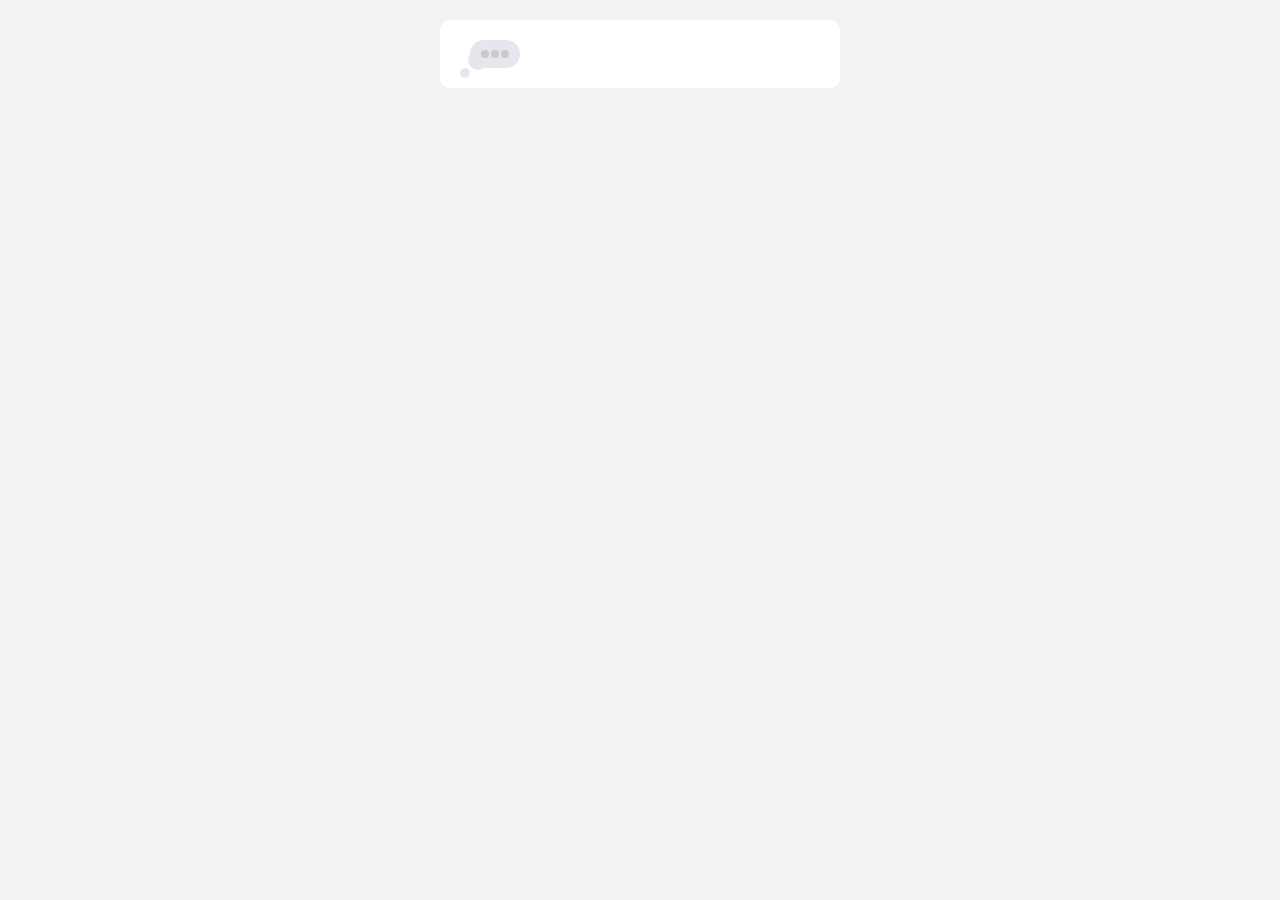
<file: ttt/conversational-flow-chat/index.html>
<!doctype html>
<html class="no-js" lang="">

<head>
  <meta charset="utf-8">
  <title>Chat Flow</title>
  <meta name="description" content="">
  <meta name="viewport" content="width=device-width, initial-scale=1">

  <link rel="manifest" href="site.webmanifest">
  <link rel="stylesheet" href="src/flowchat.css">

  <style>
    .container {
      font-family: 'Open Sans', sans-serif;
      max-width: 100%;
      height: 100%;
      overflow: hidden;
      margin: auto;
      margin-top: 20px;
      background-color: #fff;
      box-sizing: border-box;
    }

    @media (min-width: 600px) {
      body {
        background: #f2f2f2;
      }

      .container {
        background-color: #fff;
        border-radius: 10px;
        width: 400px;
      }
    }
  </style>
</head>

<body>
  <!--[if IE]>
    <p class="browserupgrade">You are using an <strong>outdated</strong> browser. Please <a href="https://browsehappy.com/">upgrade your browser</a> to improve your experience and security.</p>
  <![endif]-->

  <!-- Add your site or application content here -->

  <div class="container" id="flowchat"></div>

  <script src="https://code.jquery.com/jquery-3.4.1.min.js"></script>
  <script src="src/flowchat.js"></script>
  <script>
    $(function() {

      // Also try "demo-data/simple-data.json"

      $.getJSON( "demo-data/simple-data.json", function( dataJSON ) {
        $('#flowchat').flowchat({
          dataJSON: dataJSON,
          autoStart: true
        });
      });
    });
  </script>

</body>

</html>
</file>
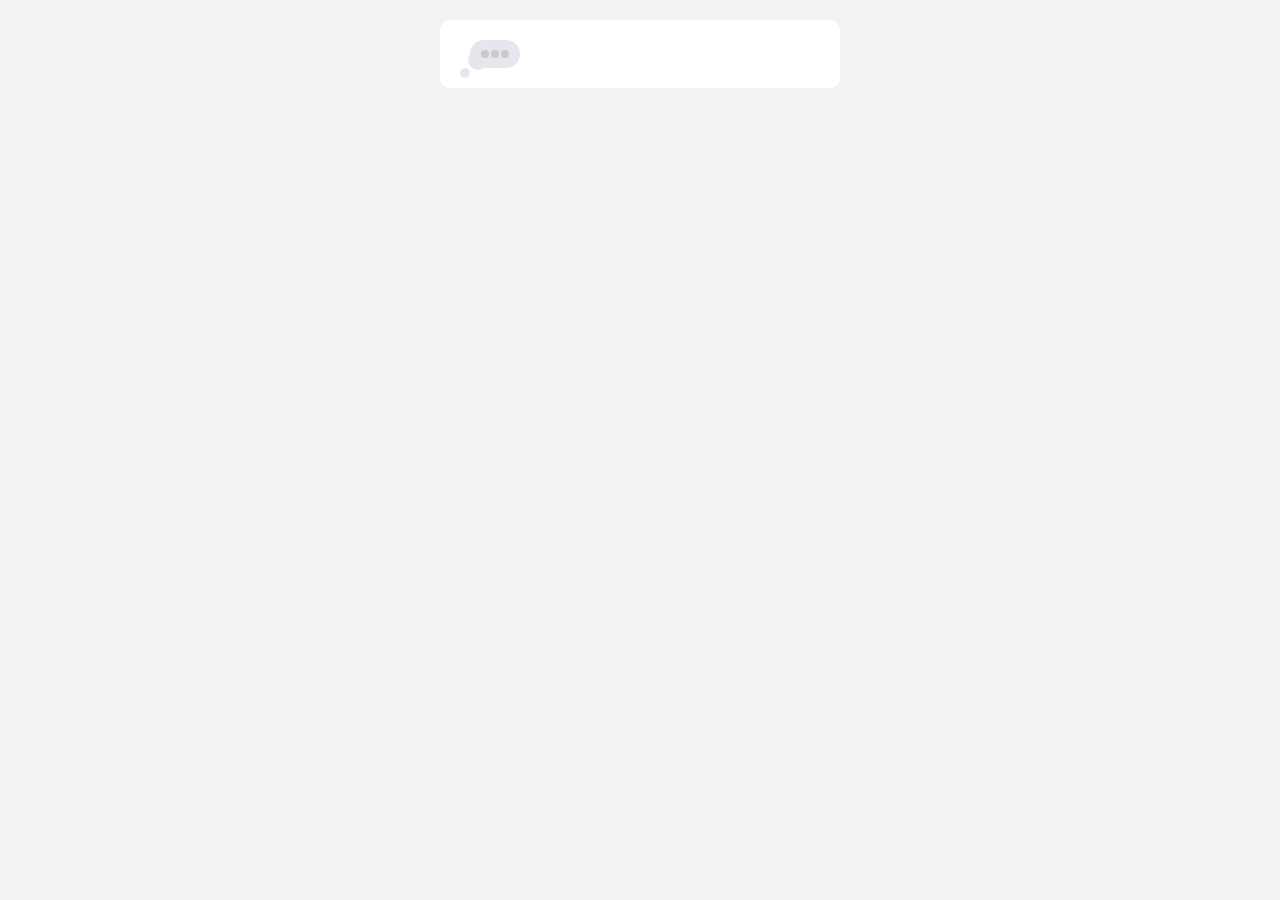
<file: chat.html>
<!doctype html>
<html class="no-js" lang="">

<head>
  <meta charset="utf-8">
  <title>Chat Flow</title>
  <meta name="description" content="">
  <meta name="viewport" content="width=device-width, initial-scale=1">

  <link rel="manifest" href="site.webmanifest">
  <link rel="stylesheet" href="css/flowchat.css">
  <link rel="stylesheet" href="https://cdnjs.cloudflare.com/ajax/libs/font-awesome/4.7.0/css/font-awesome.min.css">


  <style>
    .container {
      font-family: 'Open Sans', sans-serif;
      max-width: 100%;
      height: 100%;
      overflow: hidden;
      margin: auto;
      margin-top: 20px;
      background-color: #fff;
      box-sizing: border-box;
    }

    @media (min-width: 600px) {
      body {
        background: #f2f2f2;
      }

      .container {
        background-color: #fff;
        border-radius: 10px;
        width: 400px;
      }
    }
  </style>
</head>

<body>
  <!--[if IE]>
    <p class="browserupgrade">You are using an <strong>outdated</strong> browser. Please <a href="https://browsehappy.com/">upgrade your browser</a> to improve your experience and security.</p>
  <![endif]-->

  <!-- Add your site or application content here -->

  <div class="container" id="flowchat"></div>

  <script src="https://code.jquery.com/jquery-3.4.1.min.js"></script>
  <script type = "text/javascript"  src="./js/flowchat.js"></script>
  <script>
    $(function() {

      // Also try "demo-data/simple-data.json"

      $.getJSON( "/utils/data/chatflow-data.json", function( dataJSON ) {
        $('#flowchat').flowchat({
          dataJSON: dataJSON,
          autoStart: true
        });
      });
    });
  </script>

</body>

</html>
</file>
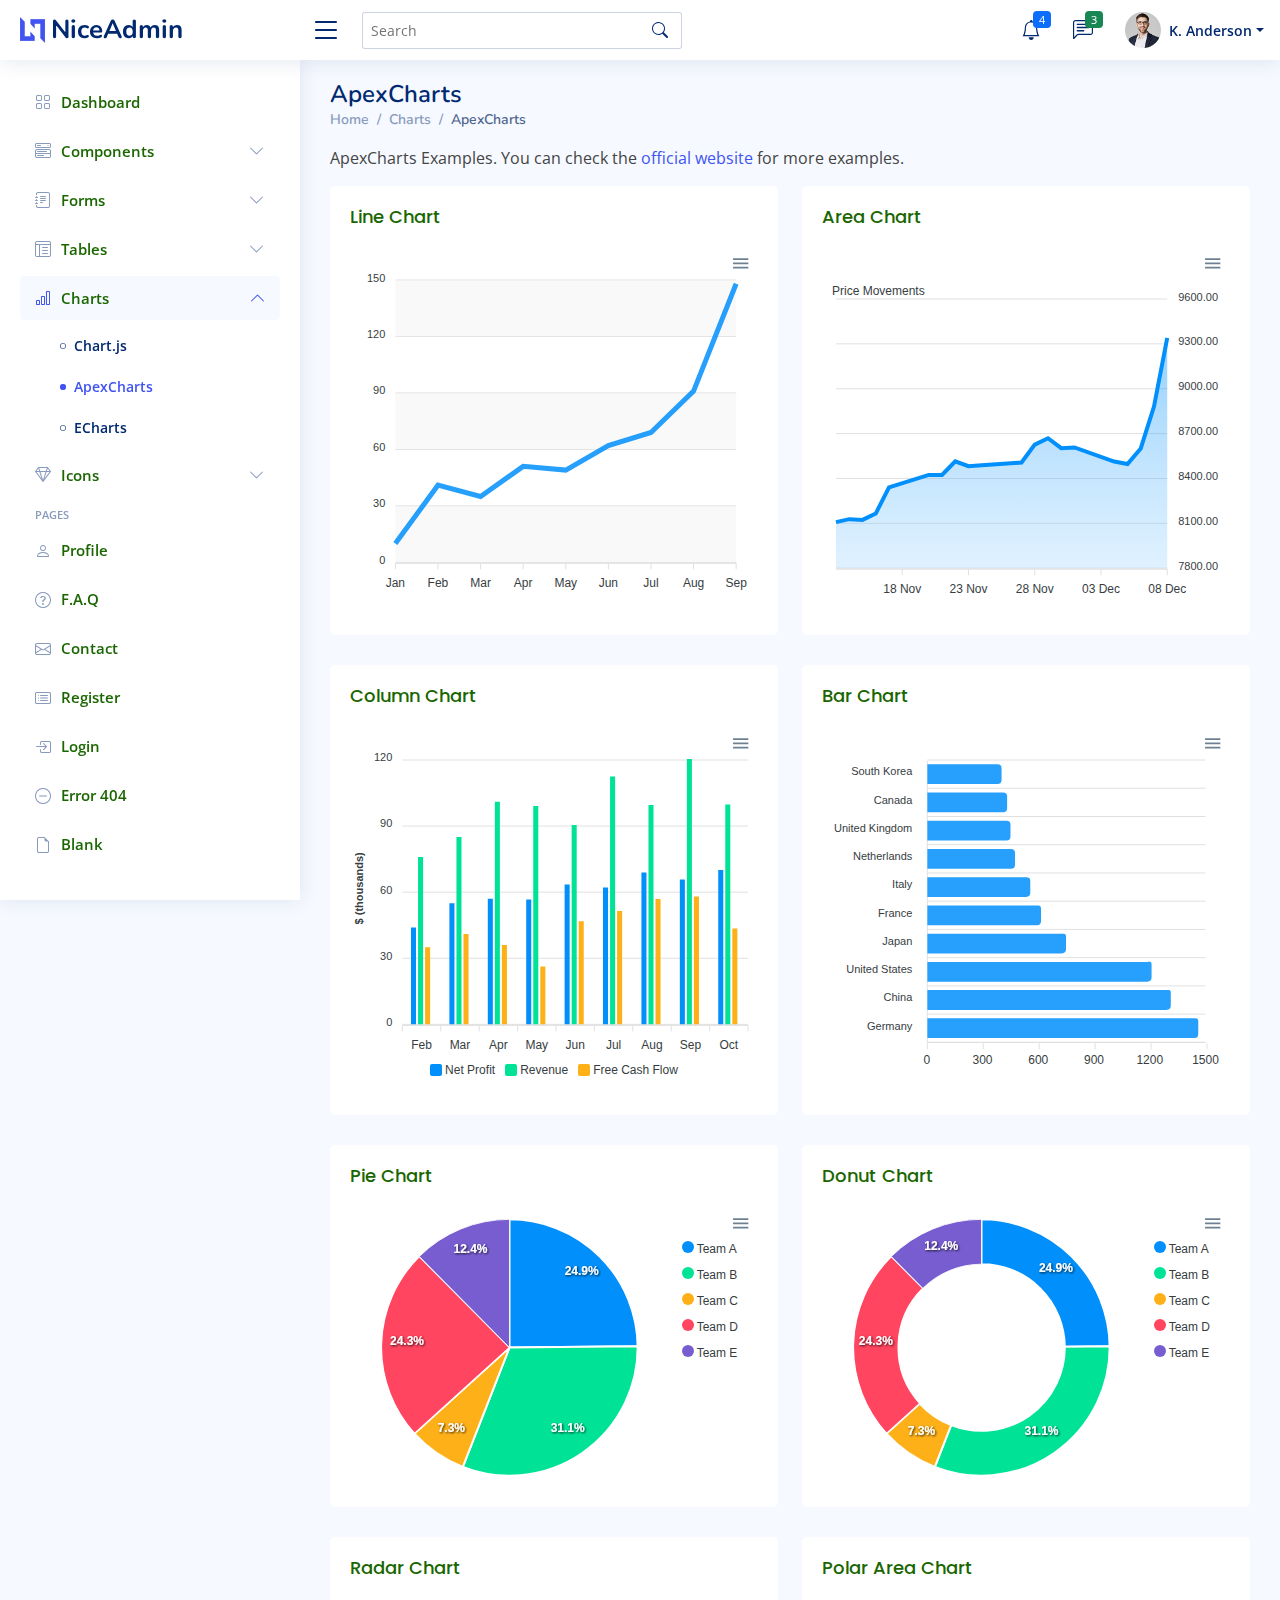
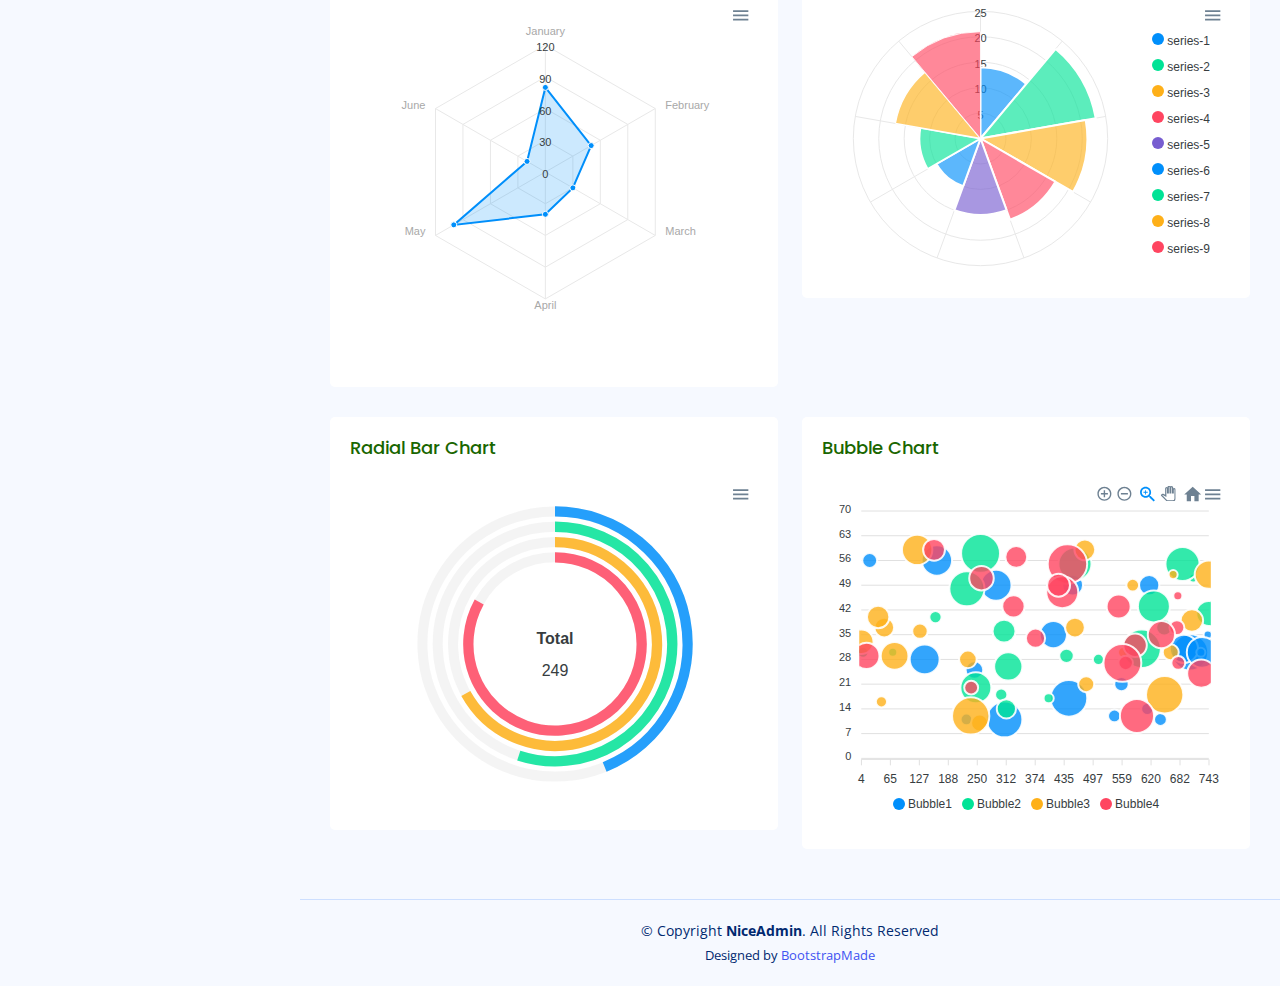
<file: OLD/archive/charts-apexcharts.html>
<!DOCTYPE html>
<html lang="en">

<head>
  <meta charset="utf-8">
  <meta content="width=device-width, initial-scale=1.0" name="viewport">

  <title>Charts / ApexCharts - NiceAdmin Bootstrap Template</title>
  <meta content="" name="description">
  <meta content="" name="keywords">

  <!-- Favicons -->
  <link href="assets/img/favicon.png" rel="icon">
  <link href="assets/img/apple-touch-icon.png" rel="apple-touch-icon">

  <!-- Google Fonts -->
  <link href="https://fonts.gstatic.com" rel="preconnect">
  <link href="https://fonts.googleapis.com/css?family=Open+Sans:300,300i,400,400i,600,600i,700,700i|Nunito:300,300i,400,400i,600,600i,700,700i|Poppins:300,300i,400,400i,500,500i,600,600i,700,700i" rel="stylesheet">

  <!-- Vendor CSS Files -->
  <link href="assets/vendor/bootstrap/css/bootstrap.min.css" rel="stylesheet">
  <link href="assets/vendor/bootstrap-icons/bootstrap-icons.css" rel="stylesheet">
  <link href="assets/vendor/boxicons/css/boxicons.min.css" rel="stylesheet">
  <link href="assets/vendor/quill/quill.snow.css" rel="stylesheet">
  <link href="assets/vendor/quill/quill.bubble.css" rel="stylesheet">
  <link href="assets/vendor/remixicon/remixicon.css" rel="stylesheet">
  <link href="assets/vendor/simple-datatables/style.css" rel="stylesheet">

  <!-- Template Main CSS File -->
  <link href="assets/css/style.css" rel="stylesheet">

  <!-- =======================================================
  * Template Name: NiceAdmin - v2.2.2
  * Template URL: https://bootstrapmade.com/nice-admin-bootstrap-admin-html-template/
  * Author: BootstrapMade.com
  * License: https://bootstrapmade.com/license/
  ======================================================== -->
</head>

<body>

  <!-- ======= Header ======= -->
  <header id="header" class="header fixed-top d-flex align-items-center">

    <div class="d-flex align-items-center justify-content-between">
      <a href="index.html" class="logo d-flex align-items-center">
        <img src="assets/img/logo.png" alt="">
        <span class="d-none d-lg-block">NiceAdmin</span>
      </a>
      <i class="bi bi-list toggle-sidebar-btn"></i>
    </div><!-- End Logo -->

    <div class="search-bar">
      <form class="search-form d-flex align-items-center" method="POST" action="#">
        <input type="text" name="query" placeholder="Search" title="Enter search keyword">
        <button type="submit" title="Search"><i class="bi bi-search"></i></button>
      </form>
    </div><!-- End Search Bar -->

    <nav class="header-nav ms-auto">
      <ul class="d-flex align-items-center">

        <li class="nav-item d-block d-lg-none">
          <a class="nav-link nav-icon search-bar-toggle " href="#">
            <i class="bi bi-search"></i>
          </a>
        </li><!-- End Search Icon-->

        <li class="nav-item dropdown">

          <a class="nav-link nav-icon" href="#" data-bs-toggle="dropdown">
            <i class="bi bi-bell"></i>
            <span class="badge bg-primary badge-number">4</span>
          </a><!-- End Notification Icon -->

          <ul class="dropdown-menu dropdown-menu-end dropdown-menu-arrow notifications">
            <li class="dropdown-header">
              You have 4 new notifications
              <a href="#"><span class="badge rounded-pill bg-primary p-2 ms-2">View all</span></a>
            </li>
            <li>
              <hr class="dropdown-divider">
            </li>

            <li class="notification-item">
              <i class="bi bi-exclamation-circle text-warning"></i>
              <div>
                <h4>Lorem Ipsum</h4>
                <p>Quae dolorem earum veritatis oditseno</p>
                <p>30 min. ago</p>
              </div>
            </li>

            <li>
              <hr class="dropdown-divider">
            </li>

            <li class="notification-item">
              <i class="bi bi-x-circle text-danger"></i>
              <div>
                <h4>Atque rerum nesciunt</h4>
                <p>Quae dolorem earum veritatis oditseno</p>
                <p>1 hr. ago</p>
              </div>
            </li>

            <li>
              <hr class="dropdown-divider">
            </li>

            <li class="notification-item">
              <i class="bi bi-check-circle text-success"></i>
              <div>
                <h4>Sit rerum fuga</h4>
                <p>Quae dolorem earum veritatis oditseno</p>
                <p>2 hrs. ago</p>
              </div>
            </li>

            <li>
              <hr class="dropdown-divider">
            </li>

            <li class="notification-item">
              <i class="bi bi-info-circle text-primary"></i>
              <div>
                <h4>Dicta reprehenderit</h4>
                <p>Quae dolorem earum veritatis oditseno</p>
                <p>4 hrs. ago</p>
              </div>
            </li>

            <li>
              <hr class="dropdown-divider">
            </li>
            <li class="dropdown-footer">
              <a href="#">Show all notifications</a>
            </li>

          </ul><!-- End Notification Dropdown Items -->

        </li><!-- End Notification Nav -->

        <li class="nav-item dropdown">

          <a class="nav-link nav-icon" href="#" data-bs-toggle="dropdown">
            <i class="bi bi-chat-left-text"></i>
            <span class="badge bg-success badge-number">3</span>
          </a><!-- End Messages Icon -->

          <ul class="dropdown-menu dropdown-menu-end dropdown-menu-arrow messages">
            <li class="dropdown-header">
              You have 3 new messages
              <a href="#"><span class="badge rounded-pill bg-primary p-2 ms-2">View all</span></a>
            </li>
            <li>
              <hr class="dropdown-divider">
            </li>

            <li class="message-item">
              <a href="#">
                <img src="assets/img/messages-1.jpg" alt="" class="rounded-circle">
                <div>
                  <h4>Maria Hudson</h4>
                  <p>Velit asperiores et ducimus soluta repudiandae labore officia est ut...</p>
                  <p>4 hrs. ago</p>
                </div>
              </a>
            </li>
            <li>
              <hr class="dropdown-divider">
            </li>

            <li class="message-item">
              <a href="#">
                <img src="assets/img/messages-2.jpg" alt="" class="rounded-circle">
                <div>
                  <h4>Anna Nelson</h4>
                  <p>Velit asperiores et ducimus soluta repudiandae labore officia est ut...</p>
                  <p>6 hrs. ago</p>
                </div>
              </a>
            </li>
            <li>
              <hr class="dropdown-divider">
            </li>

            <li class="message-item">
              <a href="#">
                <img src="assets/img/messages-3.jpg" alt="" class="rounded-circle">
                <div>
                  <h4>David Muldon</h4>
                  <p>Velit asperiores et ducimus soluta repudiandae labore officia est ut...</p>
                  <p>8 hrs. ago</p>
                </div>
              </a>
            </li>
            <li>
              <hr class="dropdown-divider">
            </li>

            <li class="dropdown-footer">
              <a href="#">Show all messages</a>
            </li>

          </ul><!-- End Messages Dropdown Items -->

        </li><!-- End Messages Nav -->

        <li class="nav-item dropdown pe-3">

          <a class="nav-link nav-profile d-flex align-items-center pe-0" href="#" data-bs-toggle="dropdown">
            <img src="assets/img/profile-img.jpg" alt="Profile" class="rounded-circle">
            <span class="d-none d-md-block dropdown-toggle ps-2">K. Anderson</span>
          </a><!-- End Profile Iamge Icon -->

          <ul class="dropdown-menu dropdown-menu-end dropdown-menu-arrow profile">
            <li class="dropdown-header">
              <h6>Kevin Anderson</h6>
              <span>Web Designer</span>
            </li>
            <li>
              <hr class="dropdown-divider">
            </li>

            <li>
              <a class="dropdown-item d-flex align-items-center" href="users-profile.html">
                <i class="bi bi-person"></i>
                <span>My Profile</span>
              </a>
            </li>
            <li>
              <hr class="dropdown-divider">
            </li>

            <li>
              <a class="dropdown-item d-flex align-items-center" href="users-profile.html">
                <i class="bi bi-gear"></i>
                <span>Account Settings</span>
              </a>
            </li>
            <li>
              <hr class="dropdown-divider">
            </li>

            <li>
              <a class="dropdown-item d-flex align-items-center" href="pages-faq.html">
                <i class="bi bi-question-circle"></i>
                <span>Need Help?</span>
              </a>
            </li>
            <li>
              <hr class="dropdown-divider">
            </li>

            <li>
              <a class="dropdown-item d-flex align-items-center" href="#">
                <i class="bi bi-box-arrow-right"></i>
                <span>Sign Out</span>
              </a>
            </li>

          </ul><!-- End Profile Dropdown Items -->
        </li><!-- End Profile Nav -->

      </ul>
    </nav><!-- End Icons Navigation -->

  </header><!-- End Header -->

  <!-- ======= Sidebar ======= -->
  <aside id="sidebar" class="sidebar">

    <ul class="sidebar-nav" id="sidebar-nav">

      <li class="nav-item">
        <a class="nav-link collapsed" href="index.html">
          <i class="bi bi-grid"></i>
          <span>Dashboard</span>
        </a>
      </li><!-- End Dashboard Nav -->

      <li class="nav-item">
        <a class="nav-link collapsed" data-bs-target="#components-nav" data-bs-toggle="collapse" href="#">
          <i class="bi bi-menu-button-wide"></i><span>Components</span><i class="bi bi-chevron-down ms-auto"></i>
        </a>
        <ul id="components-nav" class="nav-content collapse " data-bs-parent="#sidebar-nav">
          <li>
            <a href="components-alerts.html">
              <i class="bi bi-circle"></i><span>Alerts</span>
            </a>
          </li>
          <li>
            <a href="components-accordion.html">
              <i class="bi bi-circle"></i><span>Accordion</span>
            </a>
          </li>
          <li>
            <a href="components-badges.html">
              <i class="bi bi-circle"></i><span>Badges</span>
            </a>
          </li>
          <li>
            <a href="components-breadcrumbs.html">
              <i class="bi bi-circle"></i><span>Breadcrumbs</span>
            </a>
          </li>
          <li>
            <a href="components-buttons.html">
              <i class="bi bi-circle"></i><span>Buttons</span>
            </a>
          </li>
          <li>
            <a href="components-cards.html">
              <i class="bi bi-circle"></i><span>Cards</span>
            </a>
          </li>
          <li>
            <a href="components-carousel.html">
              <i class="bi bi-circle"></i><span>Carousel</span>
            </a>
          </li>
          <li>
            <a href="components-list-group.html">
              <i class="bi bi-circle"></i><span>List group</span>
            </a>
          </li>
          <li>
            <a href="components-modal.html">
              <i class="bi bi-circle"></i><span>Modal</span>
            </a>
          </li>
          <li>
            <a href="components-tabs.html">
              <i class="bi bi-circle"></i><span>Tabs</span>
            </a>
          </li>
          <li>
            <a href="components-pagination.html">
              <i class="bi bi-circle"></i><span>Pagination</span>
            </a>
          </li>
          <li>
            <a href="components-progress.html">
              <i class="bi bi-circle"></i><span>Progress</span>
            </a>
          </li>
          <li>
            <a href="components-spinners.html">
              <i class="bi bi-circle"></i><span>Spinners</span>
            </a>
          </li>
          <li>
            <a href="components-tooltips.html">
              <i class="bi bi-circle"></i><span>Tooltips</span>
            </a>
          </li>
        </ul>
      </li><!-- End Components Nav -->

      <li class="nav-item">
        <a class="nav-link collapsed" data-bs-target="#forms-nav" data-bs-toggle="collapse" href="#">
          <i class="bi bi-journal-text"></i><span>Forms</span><i class="bi bi-chevron-down ms-auto"></i>
        </a>
        <ul id="forms-nav" class="nav-content collapse " data-bs-parent="#sidebar-nav">
          <li>
            <a href="forms-elements.html">
              <i class="bi bi-circle"></i><span>Form Elements</span>
            </a>
          </li>
          <li>
            <a href="forms-layouts.html">
              <i class="bi bi-circle"></i><span>Form Layouts</span>
            </a>
          </li>
          <li>
            <a href="forms-editors.html">
              <i class="bi bi-circle"></i><span>Form Editors</span>
            </a>
          </li>
          <li>
            <a href="forms-validation.html">
              <i class="bi bi-circle"></i><span>Form Validation</span>
            </a>
          </li>
        </ul>
      </li><!-- End Forms Nav -->

      <li class="nav-item">
        <a class="nav-link collapsed" data-bs-target="#tables-nav" data-bs-toggle="collapse" href="#">
          <i class="bi bi-layout-text-window-reverse"></i><span>Tables</span><i class="bi bi-chevron-down ms-auto"></i>
        </a>
        <ul id="tables-nav" class="nav-content collapse " data-bs-parent="#sidebar-nav">
          <li>
            <a href="tables-general.html">
              <i class="bi bi-circle"></i><span>General Tables</span>
            </a>
          </li>
          <li>
            <a href="tables-data.html">
              <i class="bi bi-circle"></i><span>Data Tables</span>
            </a>
          </li>
        </ul>
      </li><!-- End Tables Nav -->

      <li class="nav-item">
        <a class="nav-link " data-bs-target="#charts-nav" data-bs-toggle="collapse" href="#">
          <i class="bi bi-bar-chart"></i><span>Charts</span><i class="bi bi-chevron-down ms-auto"></i>
        </a>
        <ul id="charts-nav" class="nav-content collapse show" data-bs-parent="#sidebar-nav">
          <li>
            <a href="charts-chartjs.html">
              <i class="bi bi-circle"></i><span>Chart.js</span>
            </a>
          </li>
          <li>
            <a href="charts-apexcharts.html" class="active">
              <i class="bi bi-circle"></i><span>ApexCharts</span>
            </a>
          </li>
          <li>
            <a href="charts-echarts.html">
              <i class="bi bi-circle"></i><span>ECharts</span>
            </a>
          </li>
        </ul>
      </li><!-- End Charts Nav -->

      <li class="nav-item">
        <a class="nav-link collapsed" data-bs-target="#icons-nav" data-bs-toggle="collapse" href="#">
          <i class="bi bi-gem"></i><span>Icons</span><i class="bi bi-chevron-down ms-auto"></i>
        </a>
        <ul id="icons-nav" class="nav-content collapse " data-bs-parent="#sidebar-nav">
          <li>
            <a href="icons-bootstrap.html">
              <i class="bi bi-circle"></i><span>Bootstrap Icons</span>
            </a>
          </li>
          <li>
            <a href="icons-remix.html">
              <i class="bi bi-circle"></i><span>Remix Icons</span>
            </a>
          </li>
          <li>
            <a href="icons-boxicons.html">
              <i class="bi bi-circle"></i><span>Boxicons</span>
            </a>
          </li>
        </ul>
      </li><!-- End Icons Nav -->

      <li class="nav-heading">Pages</li>

      <li class="nav-item">
        <a class="nav-link collapsed" href="users-profile.html">
          <i class="bi bi-person"></i>
          <span>Profile</span>
        </a>
      </li><!-- End Profile Page Nav -->

      <li class="nav-item">
        <a class="nav-link collapsed" href="pages-faq.html">
          <i class="bi bi-question-circle"></i>
          <span>F.A.Q</span>
        </a>
      </li><!-- End F.A.Q Page Nav -->

      <li class="nav-item">
        <a class="nav-link collapsed" href="pages-contact.html">
          <i class="bi bi-envelope"></i>
          <span>Contact</span>
        </a>
      </li><!-- End Contact Page Nav -->

      <li class="nav-item">
        <a class="nav-link collapsed" href="pages-register.html">
          <i class="bi bi-card-list"></i>
          <span>Register</span>
        </a>
      </li><!-- End Register Page Nav -->

      <li class="nav-item">
        <a class="nav-link collapsed" href="pages-login.html">
          <i class="bi bi-box-arrow-in-right"></i>
          <span>Login</span>
        </a>
      </li><!-- End Login Page Nav -->

      <li class="nav-item">
        <a class="nav-link collapsed" href="pages-error-404.html">
          <i class="bi bi-dash-circle"></i>
          <span>Error 404</span>
        </a>
      </li><!-- End Error 404 Page Nav -->

      <li class="nav-item">
        <a class="nav-link collapsed" href="pages-blank.html">
          <i class="bi bi-file-earmark"></i>
          <span>Blank</span>
        </a>
      </li><!-- End Blank Page Nav -->

    </ul>

  </aside><!-- End Sidebar-->

  <main id="main" class="main">

    <div class="pagetitle">
      <h1>ApexCharts</h1>
      <nav>
        <ol class="breadcrumb">
          <li class="breadcrumb-item"><a href="index.html">Home</a></li>
          <li class="breadcrumb-item">Charts</li>
          <li class="breadcrumb-item active">ApexCharts</li>
        </ol>
      </nav>
    </div><!-- End Page Title -->

    <p>ApexCharts Examples. You can check the <a href="https://apexcharts.com/javascript-chart-demos/" target="_blank">official website</a> for more examples.</p>

    <section class="section">
      <div class="row">

        <div class="col-lg-6">
          <div class="card">
            <div class="card-body">
              <h5 class="card-title">Line Chart</h5>

              <!-- Line Chart -->
              <div id="lineChart"></div>

              <script>
                document.addEventListener("DOMContentLoaded", () => {
                  new ApexCharts(document.querySelector("#lineChart"), {
                    series: [{
                      name: "Desktops",
                      data: [10, 41, 35, 51, 49, 62, 69, 91, 148]
                    }],
                    chart: {
                      height: 350,
                      type: 'line',
                      zoom: {
                        enabled: false
                      }
                    },
                    dataLabels: {
                      enabled: false
                    },
                    stroke: {
                      curve: 'straight'
                    },
                    grid: {
                      row: {
                        colors: ['#f3f3f3', 'transparent'], // takes an array which will be repeated on columns
                        opacity: 0.5
                      },
                    },
                    xaxis: {
                      categories: ['Jan', 'Feb', 'Mar', 'Apr', 'May', 'Jun', 'Jul', 'Aug', 'Sep'],
                    }
                  }).render();
                });
              </script>
              <!-- End Line Chart -->

            </div>
          </div>
        </div>

        <div class="col-lg-6">
          <div class="card">
            <div class="card-body">
              <h5 class="card-title">Area Chart</h5>

              <!-- Area Chart -->
              <div id="areaChart"></div>

              <script>
                document.addEventListener("DOMContentLoaded", () => {
                  const series = {
                    "monthDataSeries1": {
                      "prices": [
                        8107.85,
                        8128.0,
                        8122.9,
                        8165.5,
                        8340.7,
                        8423.7,
                        8423.5,
                        8514.3,
                        8481.85,
                        8487.7,
                        8506.9,
                        8626.2,
                        8668.95,
                        8602.3,
                        8607.55,
                        8512.9,
                        8496.25,
                        8600.65,
                        8881.1,
                        9340.85
                      ],
                      "dates": [
                        "13 Nov 2017",
                        "14 Nov 2017",
                        "15 Nov 2017",
                        "16 Nov 2017",
                        "17 Nov 2017",
                        "20 Nov 2017",
                        "21 Nov 2017",
                        "22 Nov 2017",
                        "23 Nov 2017",
                        "24 Nov 2017",
                        "27 Nov 2017",
                        "28 Nov 2017",
                        "29 Nov 2017",
                        "30 Nov 2017",
                        "01 Dec 2017",
                        "04 Dec 2017",
                        "05 Dec 2017",
                        "06 Dec 2017",
                        "07 Dec 2017",
                        "08 Dec 2017"
                      ]
                    },
                    "monthDataSeries2": {
                      "prices": [
                        8423.7,
                        8423.5,
                        8514.3,
                        8481.85,
                        8487.7,
                        8506.9,
                        8626.2,
                        8668.95,
                        8602.3,
                        8607.55,
                        8512.9,
                        8496.25,
                        8600.65,
                        8881.1,
                        9040.85,
                        8340.7,
                        8165.5,
                        8122.9,
                        8107.85,
                        8128.0
                      ],
                      "dates": [
                        "13 Nov 2017",
                        "14 Nov 2017",
                        "15 Nov 2017",
                        "16 Nov 2017",
                        "17 Nov 2017",
                        "20 Nov 2017",
                        "21 Nov 2017",
                        "22 Nov 2017",
                        "23 Nov 2017",
                        "24 Nov 2017",
                        "27 Nov 2017",
                        "28 Nov 2017",
                        "29 Nov 2017",
                        "30 Nov 2017",
                        "01 Dec 2017",
                        "04 Dec 2017",
                        "05 Dec 2017",
                        "06 Dec 2017",
                        "07 Dec 2017",
                        "08 Dec 2017"
                      ]
                    },
                    "monthDataSeries3": {
                      "prices": [
                        7114.25,
                        7126.6,
                        7116.95,
                        7203.7,
                        7233.75,
                        7451.0,
                        7381.15,
                        7348.95,
                        7347.75,
                        7311.25,
                        7266.4,
                        7253.25,
                        7215.45,
                        7266.35,
                        7315.25,
                        7237.2,
                        7191.4,
                        7238.95,
                        7222.6,
                        7217.9,
                        7359.3,
                        7371.55,
                        7371.15,
                        7469.2,
                        7429.25,
                        7434.65,
                        7451.1,
                        7475.25,
                        7566.25,
                        7556.8,
                        7525.55,
                        7555.45,
                        7560.9,
                        7490.7,
                        7527.6,
                        7551.9,
                        7514.85,
                        7577.95,
                        7592.3,
                        7621.95,
                        7707.95,
                        7859.1,
                        7815.7,
                        7739.0,
                        7778.7,
                        7839.45,
                        7756.45,
                        7669.2,
                        7580.45,
                        7452.85,
                        7617.25,
                        7701.6,
                        7606.8,
                        7620.05,
                        7513.85,
                        7498.45,
                        7575.45,
                        7601.95,
                        7589.1,
                        7525.85,
                        7569.5,
                        7702.5,
                        7812.7,
                        7803.75,
                        7816.3,
                        7851.15,
                        7912.2,
                        7972.8,
                        8145.0,
                        8161.1,
                        8121.05,
                        8071.25,
                        8088.2,
                        8154.45,
                        8148.3,
                        8122.05,
                        8132.65,
                        8074.55,
                        7952.8,
                        7885.55,
                        7733.9,
                        7897.15,
                        7973.15,
                        7888.5,
                        7842.8,
                        7838.4,
                        7909.85,
                        7892.75,
                        7897.75,
                        7820.05,
                        7904.4,
                        7872.2,
                        7847.5,
                        7849.55,
                        7789.6,
                        7736.35,
                        7819.4,
                        7875.35,
                        7871.8,
                        8076.5,
                        8114.8,
                        8193.55,
                        8217.1,
                        8235.05,
                        8215.3,
                        8216.4,
                        8301.55,
                        8235.25,
                        8229.75,
                        8201.95,
                        8164.95,
                        8107.85,
                        8128.0,
                        8122.9,
                        8165.5,
                        8340.7,
                        8423.7,
                        8423.5,
                        8514.3,
                        8481.85,
                        8487.7,
                        8506.9,
                        8626.2
                      ],
                      "dates": [
                        "02 Jun 2017",
                        "05 Jun 2017",
                        "06 Jun 2017",
                        "07 Jun 2017",
                        "08 Jun 2017",
                        "09 Jun 2017",
                        "12 Jun 2017",
                        "13 Jun 2017",
                        "14 Jun 2017",
                        "15 Jun 2017",
                        "16 Jun 2017",
                        "19 Jun 2017",
                        "20 Jun 2017",
                        "21 Jun 2017",
                        "22 Jun 2017",
                        "23 Jun 2017",
                        "27 Jun 2017",
                        "28 Jun 2017",
                        "29 Jun 2017",
                        "30 Jun 2017",
                        "03 Jul 2017",
                        "04 Jul 2017",
                        "05 Jul 2017",
                        "06 Jul 2017",
                        "07 Jul 2017",
                        "10 Jul 2017",
                        "11 Jul 2017",
                        "12 Jul 2017",
                        "13 Jul 2017",
                        "14 Jul 2017",
                        "17 Jul 2017",
                        "18 Jul 2017",
                        "19 Jul 2017",
                        "20 Jul 2017",
                        "21 Jul 2017",
                        "24 Jul 2017",
                        "25 Jul 2017",
                        "26 Jul 2017",
                        "27 Jul 2017",
                        "28 Jul 2017",
                        "31 Jul 2017",
                        "01 Aug 2017",
                        "02 Aug 2017",
                        "03 Aug 2017",
                        "04 Aug 2017",
                        "07 Aug 2017",
                        "08 Aug 2017",
                        "09 Aug 2017",
                        "10 Aug 2017",
                        "11 Aug 2017",
                        "14 Aug 2017",
                        "16 Aug 2017",
                        "17 Aug 2017",
                        "18 Aug 2017",
                        "21 Aug 2017",
                        "22 Aug 2017",
                        "23 Aug 2017",
                        "24 Aug 2017",
                        "28 Aug 2017",
                        "29 Aug 2017",
                        "30 Aug 2017",
                        "31 Aug 2017",
                        "01 Sep 2017",
                        "04 Sep 2017",
                        "05 Sep 2017",
                        "06 Sep 2017",
                        "07 Sep 2017",
                        "08 Sep 2017",
                        "11 Sep 2017",
                        "12 Sep 2017",
                        "13 Sep 2017",
                        "14 Sep 2017",
                        "15 Sep 2017",
                        "18 Sep 2017",
                        "19 Sep 2017",
                        "20 Sep 2017",
                        "21 Sep 2017",
                        "22 Sep 2017",
                        "25 Sep 2017",
                        "26 Sep 2017",
                        "27 Sep 2017",
                        "28 Sep 2017",
                        "29 Sep 2017",
                        "03 Oct 2017",
                        "04 Oct 2017",
                        "05 Oct 2017",
                        "06 Oct 2017",
                        "09 Oct 2017",
                        "10 Oct 2017",
                        "11 Oct 2017",
                        "12 Oct 2017",
                        "13 Oct 2017",
                        "16 Oct 2017",
                        "17 Oct 2017",
                        "18 Oct 2017",
                        "19 Oct 2017",
                        "23 Oct 2017",
                        "24 Oct 2017",
                        "25 Oct 2017",
                        "26 Oct 2017",
                        "27 Oct 2017",
                        "30 Oct 2017",
                        "31 Oct 2017",
                        "01 Nov 2017",
                        "02 Nov 2017",
                        "03 Nov 2017",
                        "06 Nov 2017",
                        "07 Nov 2017",
                        "08 Nov 2017",
                        "09 Nov 2017",
                        "10 Nov 2017",
                        "13 Nov 2017",
                        "14 Nov 2017",
                        "15 Nov 2017",
                        "16 Nov 2017",
                        "17 Nov 2017",
                        "20 Nov 2017",
                        "21 Nov 2017",
                        "22 Nov 2017",
                        "23 Nov 2017",
                        "24 Nov 2017",
                        "27 Nov 2017",
                        "28 Nov 2017"
                      ]
                    }
                  }
                  new ApexCharts(document.querySelector("#areaChart"), {
                    series: [{
                      name: "STOCK ABC",
                      data: series.monthDataSeries1.prices
                    }],
                    chart: {
                      type: 'area',
                      height: 350,
                      zoom: {
                        enabled: false
                      }
                    },
                    dataLabels: {
                      enabled: false
                    },
                    stroke: {
                      curve: 'straight'
                    },
                    subtitle: {
                      text: 'Price Movements',
                      align: 'left'
                    },
                    labels: series.monthDataSeries1.dates,
                    xaxis: {
                      type: 'datetime',
                    },
                    yaxis: {
                      opposite: true
                    },
                    legend: {
                      horizontalAlign: 'left'
                    }
                  }).render();
                });
              </script>
              <!-- End Area Chart -->

            </div>
          </div>
        </div>

        <div class="col-lg-6">
          <div class="card">
            <div class="card-body">
              <h5 class="card-title">Column Chart</h5>

              <!-- Column Chart -->
              <div id="columnChart"></div>

              <script>
                document.addEventListener("DOMContentLoaded", () => {
                  new ApexCharts(document.querySelector("#columnChart"), {
                    series: [{
                      name: 'Net Profit',
                      data: [44, 55, 57, 56, 61, 58, 63, 60, 66]
                    }, {
                      name: 'Revenue',
                      data: [76, 85, 101, 98, 87, 105, 91, 114, 94]
                    }, {
                      name: 'Free Cash Flow',
                      data: [35, 41, 36, 26, 45, 48, 52, 53, 41]
                    }],
                    chart: {
                      type: 'bar',
                      height: 350
                    },
                    plotOptions: {
                      bar: {
                        horizontal: false,
                        columnWidth: '55%',
                        endingShape: 'rounded'
                      },
                    },
                    dataLabels: {
                      enabled: false
                    },
                    stroke: {
                      show: true,
                      width: 2,
                      colors: ['transparent']
                    },
                    xaxis: {
                      categories: ['Feb', 'Mar', 'Apr', 'May', 'Jun', 'Jul', 'Aug', 'Sep', 'Oct'],
                    },
                    yaxis: {
                      title: {
                        text: '$ (thousands)'
                      }
                    },
                    fill: {
                      opacity: 1
                    },
                    tooltip: {
                      y: {
                        formatter: function(val) {
                          return "$ " + val + " thousands"
                        }
                      }
                    }
                  }).render();
                });
              </script>
              <!-- End Column Chart -->

            </div>
          </div>
        </div>

        <div class="col-lg-6">
          <div class="card">
            <div class="card-body">
              <h5 class="card-title">Bar Chart</h5>

              <!-- Bar Chart -->
              <div id="barChart"></div>

              <script>
                document.addEventListener("DOMContentLoaded", () => {
                  new ApexCharts(document.querySelector("#barChart"), {
                    series: [{
                      data: [400, 430, 448, 470, 540, 580, 690, 1100, 1200, 1380]
                    }],
                    chart: {
                      type: 'bar',
                      height: 350
                    },
                    plotOptions: {
                      bar: {
                        borderRadius: 4,
                        horizontal: true,
                      }
                    },
                    dataLabels: {
                      enabled: false
                    },
                    xaxis: {
                      categories: ['South Korea', 'Canada', 'United Kingdom', 'Netherlands', 'Italy', 'France', 'Japan',
                        'United States', 'China', 'Germany'
                      ],
                    }
                  }).render();
                });
              </script>
              <!-- End Bar Chart -->

            </div>
          </div>
        </div>

        <div class="col-lg-6">
          <div class="card">
            <div class="card-body">
              <h5 class="card-title">Pie Chart</h5>

              <!-- Pie Chart -->
              <div id="pieChart"></div>

              <script>
                document.addEventListener("DOMContentLoaded", () => {
                  new ApexCharts(document.querySelector("#pieChart"), {
                    series: [44, 55, 13, 43, 22],
                    chart: {
                      height: 350,
                      type: 'pie',
                      toolbar: {
                        show: true
                      }
                    },
                    labels: ['Team A', 'Team B', 'Team C', 'Team D', 'Team E']
                  }).render();
                });
              </script>
              <!-- End Pie Chart -->

            </div>
          </div>
        </div>

        <div class="col-lg-6">
          <div class="card">
            <div class="card-body">
              <h5 class="card-title">Donut Chart</h5>

              <!-- Donut Chart -->
              <div id="donutChart"></div>

              <script>
                document.addEventListener("DOMContentLoaded", () => {
                  new ApexCharts(document.querySelector("#donutChart"), {
                    series: [44, 55, 13, 43, 22],
                    chart: {
                      height: 350,
                      type: 'donut',
                      toolbar: {
                        show: true
                      }
                    },
                    labels: ['Team A', 'Team B', 'Team C', 'Team D', 'Team E'],
                  }).render();
                });
              </script>
              <!-- End Donut Chart -->

            </div>
          </div>
        </div>

        <div class="col-lg-6">
          <div class="card">
            <div class="card-body">
              <h5 class="card-title">Radar Chart</h5>

              <!-- Radar Chart -->
              <div id="radarChart"></div>

              <script>
                document.addEventListener("DOMContentLoaded", () => {
                  new ApexCharts(document.querySelector("#radarChart"), {
                    series: [{
                      name: 'Series 1',
                      data: [80, 50, 30, 40, 100, 20],
                    }],
                    chart: {
                      height: 350,
                      type: 'radar',
                    },
                    xaxis: {
                      categories: ['January', 'February', 'March', 'April', 'May', 'June']
                    }
                  }).render();
                });
              </script>
              <!-- End Radar Chart -->

            </div>
          </div>
        </div>

        <div class="col-lg-6">
          <div class="card">
            <div class="card-body">
              <h5 class="card-title">Polar Area Chart</h5>

              <!-- Polar Area Chart -->
              <div id="polarAreaChart"></div>

              <script>
                document.addEventListener("DOMContentLoaded", () => {
                  new ApexCharts(document.querySelector("#polarAreaChart"), {
                    series: [14, 23, 21, 17, 15, 10, 12, 17, 21],
                    chart: {
                      type: 'polarArea',
                      height: 350,
                      toolbar: {
                        show: true
                      }
                    },
                    stroke: {
                      colors: ['#fff']
                    },
                    fill: {
                      opacity: 0.8
                    }
                  }).render();
                });
              </script>
              <!-- End Polar Area Chart -->

            </div>
          </div>
        </div>

        <div class="col-lg-6">
          <div class="card">
            <div class="card-body">
              <h5 class="card-title">Radial Bar Chart</h5>

              <!-- Radial Bar Chart -->
              <div id="radialBarChart"></div>

              <script>
                document.addEventListener("DOMContentLoaded", () => {
                  new ApexCharts(document.querySelector("#radialBarChart"), {
                    series: [44, 55, 67, 83],
                    chart: {
                      height: 350,
                      type: 'radialBar',
                      toolbar: {
                        show: true
                      }
                    },
                    plotOptions: {
                      radialBar: {
                        dataLabels: {
                          name: {
                            fontSize: '22px',
                          },
                          value: {
                            fontSize: '16px',
                          },
                          total: {
                            show: true,
                            label: 'Total',
                            formatter: function(w) {
                              // By default this function returns the average of all series. The below is just an example to show the use of custom formatter function
                              return 249
                            }
                          }
                        }
                      }
                    },
                    labels: ['Apples', 'Oranges', 'Bananas', 'Berries'],
                  }).render();
                });
              </script>
              <!-- End Radial Bar Chart -->

            </div>
          </div>
        </div>

        <div class="col-lg-6">
          <div class="card">
            <div class="card-body">
              <h5 class="card-title">Bubble Chart</h5>

              <!-- Bubble Chart -->
              <div id="bubbleChart"></div>

              <script>
                document.addEventListener("DOMContentLoaded", () => {
                  function generateData(baseval, count, yrange) {
                    var i = 0;
                    var series = [];
                    while (i < count) {
                      var x = Math.floor(Math.random() * (750 - 1 + 1)) + 1;;
                      var y = Math.floor(Math.random() * (yrange.max - yrange.min + 1)) + yrange.min;
                      var z = Math.floor(Math.random() * (75 - 15 + 1)) + 15;
                      series.push([x, y, z]);
                      baseval += 86400000;
                      i++;
                    }
                    return series;
                  }
                  new ApexCharts(document.querySelector("#bubbleChart"), {
                    series: [{
                        name: 'Bubble1',
                        data: generateData(new Date('11 Feb 2017 GMT').getTime(), 20, {
                          min: 10,
                          max: 60
                        })
                      },
                      {
                        name: 'Bubble2',
                        data: generateData(new Date('11 Feb 2017 GMT').getTime(), 20, {
                          min: 10,
                          max: 60
                        })
                      },
                      {
                        name: 'Bubble3',
                        data: generateData(new Date('11 Feb 2017 GMT').getTime(), 20, {
                          min: 10,
                          max: 60
                        })
                      },
                      {
                        name: 'Bubble4',
                        data: generateData(new Date('11 Feb 2017 GMT').getTime(), 20, {
                          min: 10,
                          max: 60
                        })
                      }
                    ],
                    chart: {
                      height: 333,
                      type: 'bubble',
                    },
                    dataLabels: {
                      enabled: false
                    },
                    fill: {
                      opacity: 0.8
                    },
                    xaxis: {
                      tickAmount: 12,
                      type: 'category',
                    },
                    yaxis: {
                      max: 70
                    }
                  }).render();
                });
              </script>
              <!-- End Bubble Chart -->

            </div>
          </div>
        </div>

      </div>
    </section>

  </main><!-- End #main -->

  <!-- ======= Footer ======= -->
  <footer id="footer" class="footer">
    <div class="copyright">
      &copy; Copyright <strong><span>NiceAdmin</span></strong>. All Rights Reserved
    </div>
    <div class="credits">
      <!-- All the links in the footer should remain intact. -->
      <!-- You can delete the links only if you purchased the pro version. -->
      <!-- Licensing information: https://bootstrapmade.com/license/ -->
      <!-- Purchase the pro version with working PHP/AJAX contact form: https://bootstrapmade.com/nice-admin-bootstrap-admin-html-template/ -->
      Designed by <a href="https://bootstrapmade.com/">BootstrapMade</a>
    </div>
  </footer><!-- End Footer -->

  <a href="#" class="back-to-top d-flex align-items-center justify-content-center"><i class="bi bi-arrow-up-short"></i></a>

  <!-- Vendor JS Files -->
  <script src="assets/vendor/apexcharts/apexcharts.min.js"></script>
  <script src="assets/vendor/bootstrap/js/bootstrap.bundle.min.js"></script>
  <script src="assets/vendor/chart.js/chart.min.js"></script>
  <script src="assets/vendor/echarts/echarts.min.js"></script>
  <script src="assets/vendor/quill/quill.min.js"></script>
  <script src="assets/vendor/simple-datatables/simple-datatables.js"></script>
  <script src="assets/vendor/tinymce/tinymce.min.js"></script>
  <script src="assets/vendor/php-email-form/validate.js"></script>

  <!-- Template Main JS File -->
  <script src="assets/js/main.js"></script>

</body>

</html>
</file>
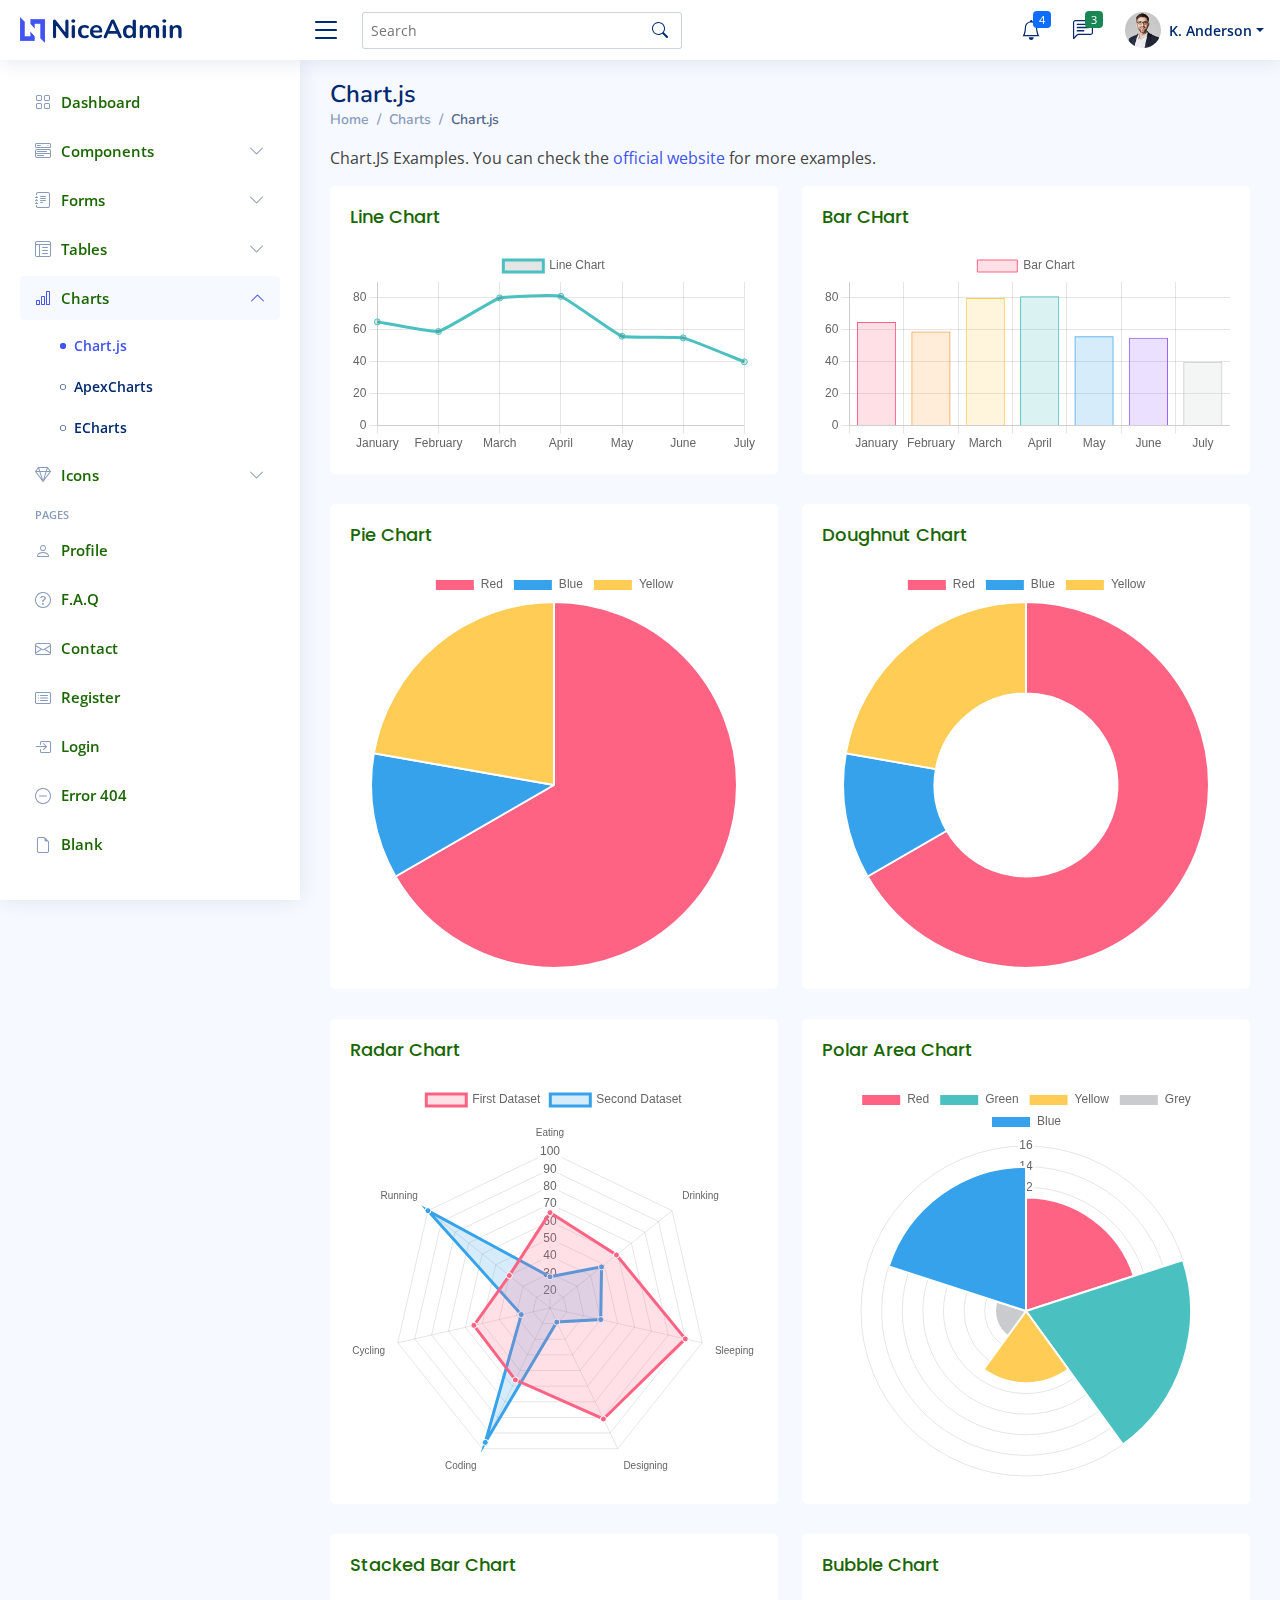
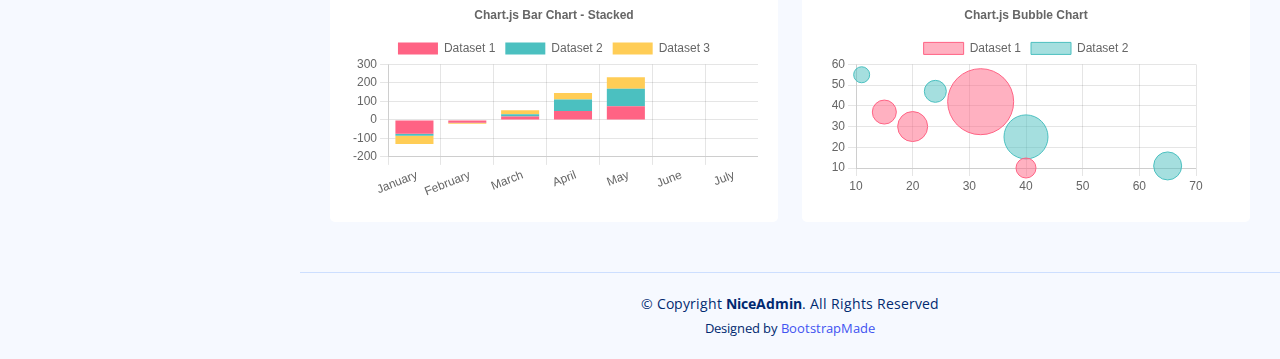
<file: OLD/archive/charts-chartjs.html>
<!DOCTYPE html>
<html lang="en">

<head>
  <meta charset="utf-8">
  <meta content="width=device-width, initial-scale=1.0" name="viewport">

  <title>Charts / Chart.js - NiceAdmin Bootstrap Template</title>
  <meta content="" name="description">
  <meta content="" name="keywords">

  <!-- Favicons -->
  <link href="assets/img/favicon.png" rel="icon">
  <link href="assets/img/apple-touch-icon.png" rel="apple-touch-icon">

  <!-- Google Fonts -->
  <link href="https://fonts.gstatic.com" rel="preconnect">
  <link href="https://fonts.googleapis.com/css?family=Open+Sans:300,300i,400,400i,600,600i,700,700i|Nunito:300,300i,400,400i,600,600i,700,700i|Poppins:300,300i,400,400i,500,500i,600,600i,700,700i" rel="stylesheet">

  <!-- Vendor CSS Files -->
  <link href="assets/vendor/bootstrap/css/bootstrap.min.css" rel="stylesheet">
  <link href="assets/vendor/bootstrap-icons/bootstrap-icons.css" rel="stylesheet">
  <link href="assets/vendor/boxicons/css/boxicons.min.css" rel="stylesheet">
  <link href="assets/vendor/quill/quill.snow.css" rel="stylesheet">
  <link href="assets/vendor/quill/quill.bubble.css" rel="stylesheet">
  <link href="assets/vendor/remixicon/remixicon.css" rel="stylesheet">
  <link href="assets/vendor/simple-datatables/style.css" rel="stylesheet">

  <!-- Template Main CSS File -->
  <link href="assets/css/style.css" rel="stylesheet">

  <!-- =======================================================
  * Template Name: NiceAdmin - v2.2.2
  * Template URL: https://bootstrapmade.com/nice-admin-bootstrap-admin-html-template/
  * Author: BootstrapMade.com
  * License: https://bootstrapmade.com/license/
  ======================================================== -->
</head>

<body>

  <!-- ======= Header ======= -->
  <header id="header" class="header fixed-top d-flex align-items-center">

    <div class="d-flex align-items-center justify-content-between">
      <a href="index.html" class="logo d-flex align-items-center">
        <img src="assets/img/logo.png" alt="">
        <span class="d-none d-lg-block">NiceAdmin</span>
      </a>
      <i class="bi bi-list toggle-sidebar-btn"></i>
    </div><!-- End Logo -->

    <div class="search-bar">
      <form class="search-form d-flex align-items-center" method="POST" action="#">
        <input type="text" name="query" placeholder="Search" title="Enter search keyword">
        <button type="submit" title="Search"><i class="bi bi-search"></i></button>
      </form>
    </div><!-- End Search Bar -->

    <nav class="header-nav ms-auto">
      <ul class="d-flex align-items-center">

        <li class="nav-item d-block d-lg-none">
          <a class="nav-link nav-icon search-bar-toggle " href="#">
            <i class="bi bi-search"></i>
          </a>
        </li><!-- End Search Icon-->

        <li class="nav-item dropdown">

          <a class="nav-link nav-icon" href="#" data-bs-toggle="dropdown">
            <i class="bi bi-bell"></i>
            <span class="badge bg-primary badge-number">4</span>
          </a><!-- End Notification Icon -->

          <ul class="dropdown-menu dropdown-menu-end dropdown-menu-arrow notifications">
            <li class="dropdown-header">
              You have 4 new notifications
              <a href="#"><span class="badge rounded-pill bg-primary p-2 ms-2">View all</span></a>
            </li>
            <li>
              <hr class="dropdown-divider">
            </li>

            <li class="notification-item">
              <i class="bi bi-exclamation-circle text-warning"></i>
              <div>
                <h4>Lorem Ipsum</h4>
                <p>Quae dolorem earum veritatis oditseno</p>
                <p>30 min. ago</p>
              </div>
            </li>

            <li>
              <hr class="dropdown-divider">
            </li>

            <li class="notification-item">
              <i class="bi bi-x-circle text-danger"></i>
              <div>
                <h4>Atque rerum nesciunt</h4>
                <p>Quae dolorem earum veritatis oditseno</p>
                <p>1 hr. ago</p>
              </div>
            </li>

            <li>
              <hr class="dropdown-divider">
            </li>

            <li class="notification-item">
              <i class="bi bi-check-circle text-success"></i>
              <div>
                <h4>Sit rerum fuga</h4>
                <p>Quae dolorem earum veritatis oditseno</p>
                <p>2 hrs. ago</p>
              </div>
            </li>

            <li>
              <hr class="dropdown-divider">
            </li>

            <li class="notification-item">
              <i class="bi bi-info-circle text-primary"></i>
              <div>
                <h4>Dicta reprehenderit</h4>
                <p>Quae dolorem earum veritatis oditseno</p>
                <p>4 hrs. ago</p>
              </div>
            </li>

            <li>
              <hr class="dropdown-divider">
            </li>
            <li class="dropdown-footer">
              <a href="#">Show all notifications</a>
            </li>

          </ul><!-- End Notification Dropdown Items -->

        </li><!-- End Notification Nav -->

        <li class="nav-item dropdown">

          <a class="nav-link nav-icon" href="#" data-bs-toggle="dropdown">
            <i class="bi bi-chat-left-text"></i>
            <span class="badge bg-success badge-number">3</span>
          </a><!-- End Messages Icon -->

          <ul class="dropdown-menu dropdown-menu-end dropdown-menu-arrow messages">
            <li class="dropdown-header">
              You have 3 new messages
              <a href="#"><span class="badge rounded-pill bg-primary p-2 ms-2">View all</span></a>
            </li>
            <li>
              <hr class="dropdown-divider">
            </li>

            <li class="message-item">
              <a href="#">
                <img src="assets/img/messages-1.jpg" alt="" class="rounded-circle">
                <div>
                  <h4>Maria Hudson</h4>
                  <p>Velit asperiores et ducimus soluta repudiandae labore officia est ut...</p>
                  <p>4 hrs. ago</p>
                </div>
              </a>
            </li>
            <li>
              <hr class="dropdown-divider">
            </li>

            <li class="message-item">
              <a href="#">
                <img src="assets/img/messages-2.jpg" alt="" class="rounded-circle">
                <div>
                  <h4>Anna Nelson</h4>
                  <p>Velit asperiores et ducimus soluta repudiandae labore officia est ut...</p>
                  <p>6 hrs. ago</p>
                </div>
              </a>
            </li>
            <li>
              <hr class="dropdown-divider">
            </li>

            <li class="message-item">
              <a href="#">
                <img src="assets/img/messages-3.jpg" alt="" class="rounded-circle">
                <div>
                  <h4>David Muldon</h4>
                  <p>Velit asperiores et ducimus soluta repudiandae labore officia est ut...</p>
                  <p>8 hrs. ago</p>
                </div>
              </a>
            </li>
            <li>
              <hr class="dropdown-divider">
            </li>

            <li class="dropdown-footer">
              <a href="#">Show all messages</a>
            </li>

          </ul><!-- End Messages Dropdown Items -->

        </li><!-- End Messages Nav -->

        <li class="nav-item dropdown pe-3">

          <a class="nav-link nav-profile d-flex align-items-center pe-0" href="#" data-bs-toggle="dropdown">
            <img src="assets/img/profile-img.jpg" alt="Profile" class="rounded-circle">
            <span class="d-none d-md-block dropdown-toggle ps-2">K. Anderson</span>
          </a><!-- End Profile Iamge Icon -->

          <ul class="dropdown-menu dropdown-menu-end dropdown-menu-arrow profile">
            <li class="dropdown-header">
              <h6>Kevin Anderson</h6>
              <span>Web Designer</span>
            </li>
            <li>
              <hr class="dropdown-divider">
            </li>

            <li>
              <a class="dropdown-item d-flex align-items-center" href="users-profile.html">
                <i class="bi bi-person"></i>
                <span>My Profile</span>
              </a>
            </li>
            <li>
              <hr class="dropdown-divider">
            </li>

            <li>
              <a class="dropdown-item d-flex align-items-center" href="users-profile.html">
                <i class="bi bi-gear"></i>
                <span>Account Settings</span>
              </a>
            </li>
            <li>
              <hr class="dropdown-divider">
            </li>

            <li>
              <a class="dropdown-item d-flex align-items-center" href="pages-faq.html">
                <i class="bi bi-question-circle"></i>
                <span>Need Help?</span>
              </a>
            </li>
            <li>
              <hr class="dropdown-divider">
            </li>

            <li>
              <a class="dropdown-item d-flex align-items-center" href="#">
                <i class="bi bi-box-arrow-right"></i>
                <span>Sign Out</span>
              </a>
            </li>

          </ul><!-- End Profile Dropdown Items -->
        </li><!-- End Profile Nav -->

      </ul>
    </nav><!-- End Icons Navigation -->

  </header><!-- End Header -->

  <!-- ======= Sidebar ======= -->
  <aside id="sidebar" class="sidebar">

    <ul class="sidebar-nav" id="sidebar-nav">

      <li class="nav-item">
        <a class="nav-link collapsed" href="index.html">
          <i class="bi bi-grid"></i>
          <span>Dashboard</span>
        </a>
      </li><!-- End Dashboard Nav -->

      <li class="nav-item">
        <a class="nav-link collapsed" data-bs-target="#components-nav" data-bs-toggle="collapse" href="#">
          <i class="bi bi-menu-button-wide"></i><span>Components</span><i class="bi bi-chevron-down ms-auto"></i>
        </a>
        <ul id="components-nav" class="nav-content collapse " data-bs-parent="#sidebar-nav">
          <li>
            <a href="components-alerts.html">
              <i class="bi bi-circle"></i><span>Alerts</span>
            </a>
          </li>
          <li>
            <a href="components-accordion.html">
              <i class="bi bi-circle"></i><span>Accordion</span>
            </a>
          </li>
          <li>
            <a href="components-badges.html">
              <i class="bi bi-circle"></i><span>Badges</span>
            </a>
          </li>
          <li>
            <a href="components-breadcrumbs.html">
              <i class="bi bi-circle"></i><span>Breadcrumbs</span>
            </a>
          </li>
          <li>
            <a href="components-buttons.html">
              <i class="bi bi-circle"></i><span>Buttons</span>
            </a>
          </li>
          <li>
            <a href="components-cards.html">
              <i class="bi bi-circle"></i><span>Cards</span>
            </a>
          </li>
          <li>
            <a href="components-carousel.html">
              <i class="bi bi-circle"></i><span>Carousel</span>
            </a>
          </li>
          <li>
            <a href="components-list-group.html">
              <i class="bi bi-circle"></i><span>List group</span>
            </a>
          </li>
          <li>
            <a href="components-modal.html">
              <i class="bi bi-circle"></i><span>Modal</span>
            </a>
          </li>
          <li>
            <a href="components-tabs.html">
              <i class="bi bi-circle"></i><span>Tabs</span>
            </a>
          </li>
          <li>
            <a href="components-pagination.html">
              <i class="bi bi-circle"></i><span>Pagination</span>
            </a>
          </li>
          <li>
            <a href="components-progress.html">
              <i class="bi bi-circle"></i><span>Progress</span>
            </a>
          </li>
          <li>
            <a href="components-spinners.html">
              <i class="bi bi-circle"></i><span>Spinners</span>
            </a>
          </li>
          <li>
            <a href="components-tooltips.html">
              <i class="bi bi-circle"></i><span>Tooltips</span>
            </a>
          </li>
        </ul>
      </li><!-- End Components Nav -->

      <li class="nav-item">
        <a class="nav-link collapsed" data-bs-target="#forms-nav" data-bs-toggle="collapse" href="#">
          <i class="bi bi-journal-text"></i><span>Forms</span><i class="bi bi-chevron-down ms-auto"></i>
        </a>
        <ul id="forms-nav" class="nav-content collapse " data-bs-parent="#sidebar-nav">
          <li>
            <a href="forms-elements.html">
              <i class="bi bi-circle"></i><span>Form Elements</span>
            </a>
          </li>
          <li>
            <a href="forms-layouts.html">
              <i class="bi bi-circle"></i><span>Form Layouts</span>
            </a>
          </li>
          <li>
            <a href="forms-editors.html">
              <i class="bi bi-circle"></i><span>Form Editors</span>
            </a>
          </li>
          <li>
            <a href="forms-validation.html">
              <i class="bi bi-circle"></i><span>Form Validation</span>
            </a>
          </li>
        </ul>
      </li><!-- End Forms Nav -->

      <li class="nav-item">
        <a class="nav-link collapsed" data-bs-target="#tables-nav" data-bs-toggle="collapse" href="#">
          <i class="bi bi-layout-text-window-reverse"></i><span>Tables</span><i class="bi bi-chevron-down ms-auto"></i>
        </a>
        <ul id="tables-nav" class="nav-content collapse " data-bs-parent="#sidebar-nav">
          <li>
            <a href="tables-general.html">
              <i class="bi bi-circle"></i><span>General Tables</span>
            </a>
          </li>
          <li>
            <a href="tables-data.html">
              <i class="bi bi-circle"></i><span>Data Tables</span>
            </a>
          </li>
        </ul>
      </li><!-- End Tables Nav -->

      <li class="nav-item">
        <a class="nav-link " data-bs-target="#charts-nav" data-bs-toggle="collapse" href="#">
          <i class="bi bi-bar-chart"></i><span>Charts</span><i class="bi bi-chevron-down ms-auto"></i>
        </a>
        <ul id="charts-nav" class="nav-content collapse show" data-bs-parent="#sidebar-nav">
          <li>
            <a href="charts-chartjs.html" class="active">
              <i class="bi bi-circle"></i><span>Chart.js</span>
            </a>
          </li>
          <li>
            <a href="charts-apexcharts.html">
              <i class="bi bi-circle"></i><span>ApexCharts</span>
            </a>
          </li>
          <li>
            <a href="charts-echarts.html">
              <i class="bi bi-circle"></i><span>ECharts</span>
            </a>
          </li>
        </ul>
      </li><!-- End Charts Nav -->

      <li class="nav-item">
        <a class="nav-link collapsed" data-bs-target="#icons-nav" data-bs-toggle="collapse" href="#">
          <i class="bi bi-gem"></i><span>Icons</span><i class="bi bi-chevron-down ms-auto"></i>
        </a>
        <ul id="icons-nav" class="nav-content collapse " data-bs-parent="#sidebar-nav">
          <li>
            <a href="icons-bootstrap.html">
              <i class="bi bi-circle"></i><span>Bootstrap Icons</span>
            </a>
          </li>
          <li>
            <a href="icons-remix.html">
              <i class="bi bi-circle"></i><span>Remix Icons</span>
            </a>
          </li>
          <li>
            <a href="icons-boxicons.html">
              <i class="bi bi-circle"></i><span>Boxicons</span>
            </a>
          </li>
        </ul>
      </li><!-- End Icons Nav -->

      <li class="nav-heading">Pages</li>

      <li class="nav-item">
        <a class="nav-link collapsed" href="users-profile.html">
          <i class="bi bi-person"></i>
          <span>Profile</span>
        </a>
      </li><!-- End Profile Page Nav -->

      <li class="nav-item">
        <a class="nav-link collapsed" href="pages-faq.html">
          <i class="bi bi-question-circle"></i>
          <span>F.A.Q</span>
        </a>
      </li><!-- End F.A.Q Page Nav -->

      <li class="nav-item">
        <a class="nav-link collapsed" href="pages-contact.html">
          <i class="bi bi-envelope"></i>
          <span>Contact</span>
        </a>
      </li><!-- End Contact Page Nav -->

      <li class="nav-item">
        <a class="nav-link collapsed" href="pages-register.html">
          <i class="bi bi-card-list"></i>
          <span>Register</span>
        </a>
      </li><!-- End Register Page Nav -->

      <li class="nav-item">
        <a class="nav-link collapsed" href="pages-login.html">
          <i class="bi bi-box-arrow-in-right"></i>
          <span>Login</span>
        </a>
      </li><!-- End Login Page Nav -->

      <li class="nav-item">
        <a class="nav-link collapsed" href="pages-error-404.html">
          <i class="bi bi-dash-circle"></i>
          <span>Error 404</span>
        </a>
      </li><!-- End Error 404 Page Nav -->

      <li class="nav-item">
        <a class="nav-link collapsed" href="pages-blank.html">
          <i class="bi bi-file-earmark"></i>
          <span>Blank</span>
        </a>
      </li><!-- End Blank Page Nav -->

    </ul>

  </aside><!-- End Sidebar-->

  <main id="main" class="main">

    <div class="pagetitle">
      <h1>Chart.js</h1>
      <nav>
        <ol class="breadcrumb">
          <li class="breadcrumb-item"><a href="index.html">Home</a></li>
          <li class="breadcrumb-item">Charts</li>
          <li class="breadcrumb-item active">Chart.js</li>
        </ol>
      </nav>
    </div><!-- End Page Title -->

    <p>Chart.JS Examples. You can check the <a href="https://www.chartjs.org/docs/latest/samples/" target="_blank">official website</a> for more examples.</p>

    <section class="section">
      <div class="row">

        <div class="col-lg-6">
          <div class="card">
            <div class="card-body">
              <h5 class="card-title">Line Chart</h5>

              <!-- Line Chart -->
              <canvas id="lineChart" style="max-height: 400px;"></canvas>
              <script>
                document.addEventListener("DOMContentLoaded", () => {
                  new Chart(document.querySelector('#lineChart'), {
                    type: 'line',
                    data: {
                      labels: ['January', 'February', 'March', 'April', 'May', 'June', 'July'],
                      datasets: [{
                        label: 'Line Chart',
                        data: [65, 59, 80, 81, 56, 55, 40],
                        fill: false,
                        borderColor: 'rgb(75, 192, 192)',
                        tension: 0.1
                      }]
                    },
                    options: {
                      scales: {
                        y: {
                          beginAtZero: true
                        }
                      }
                    }
                  });
                });
              </script>
              <!-- End Line CHart -->

            </div>
          </div>
        </div>

        <div class="col-lg-6">
          <div class="card">
            <div class="card-body">
              <h5 class="card-title">Bar CHart</h5>

              <!-- Bar Chart -->
              <canvas id="barChart" style="max-height: 400px;"></canvas>
              <script>
                document.addEventListener("DOMContentLoaded", () => {
                  new Chart(document.querySelector('#barChart'), {
                    type: 'bar',
                    data: {
                      labels: ['January', 'February', 'March', 'April', 'May', 'June', 'July'],
                      datasets: [{
                        label: 'Bar Chart',
                        data: [65, 59, 80, 81, 56, 55, 40],
                        backgroundColor: [
                          'rgba(255, 99, 132, 0.2)',
                          'rgba(255, 159, 64, 0.2)',
                          'rgba(255, 205, 86, 0.2)',
                          'rgba(75, 192, 192, 0.2)',
                          'rgba(54, 162, 235, 0.2)',
                          'rgba(153, 102, 255, 0.2)',
                          'rgba(201, 203, 207, 0.2)'
                        ],
                        borderColor: [
                          'rgb(255, 99, 132)',
                          'rgb(255, 159, 64)',
                          'rgb(255, 205, 86)',
                          'rgb(75, 192, 192)',
                          'rgb(54, 162, 235)',
                          'rgb(153, 102, 255)',
                          'rgb(201, 203, 207)'
                        ],
                        borderWidth: 1
                      }]
                    },
                    options: {
                      scales: {
                        y: {
                          beginAtZero: true
                        }
                      }
                    }
                  });
                });
              </script>
              <!-- End Bar CHart -->

            </div>
          </div>
        </div>

        <div class="col-lg-6">
          <div class="card">
            <div class="card-body">
              <h5 class="card-title">Pie Chart</h5>

              <!-- Pie Chart -->
              <canvas id="pieChart" style="max-height: 400px;"></canvas>
              <script>
                document.addEventListener("DOMContentLoaded", () => {
                  new Chart(document.querySelector('#pieChart'), {
                    type: 'pie',
                    data: {
                      labels: [
                        'Red',
                        'Blue',
                        'Yellow'
                      ],
                      datasets: [{
                        label: 'My First Dataset',
                        data: [300, 50, 100],
                        backgroundColor: [
                          'rgb(255, 99, 132)',
                          'rgb(54, 162, 235)',
                          'rgb(255, 205, 86)'
                        ],
                        hoverOffset: 4
                      }]
                    }
                  });
                });
              </script>
              <!-- End Pie CHart -->

            </div>
          </div>
        </div>

        <div class="col-lg-6">
          <div class="card">
            <div class="card-body">
              <h5 class="card-title">Doughnut Chart</h5>

              <!-- Doughnut Chart -->
              <canvas id="doughnutChart" style="max-height: 400px;"></canvas>
              <script>
                document.addEventListener("DOMContentLoaded", () => {
                  new Chart(document.querySelector('#doughnutChart'), {
                    type: 'doughnut',
                    data: {
                      labels: [
                        'Red',
                        'Blue',
                        'Yellow'
                      ],
                      datasets: [{
                        label: 'My First Dataset',
                        data: [300, 50, 100],
                        backgroundColor: [
                          'rgb(255, 99, 132)',
                          'rgb(54, 162, 235)',
                          'rgb(255, 205, 86)'
                        ],
                        hoverOffset: 4
                      }]
                    }
                  });
                });
              </script>
              <!-- End Doughnut CHart -->

            </div>
          </div>
        </div>

        <div class="col-lg-6">
          <div class="card">
            <div class="card-body">
              <h5 class="card-title">Radar Chart</h5>

              <!-- Radar Chart -->
              <canvas id="radarChart" style="max-height: 400px;"></canvas>
              <script>
                document.addEventListener("DOMContentLoaded", () => {
                  new Chart(document.querySelector('#radarChart'), {
                    type: 'radar',
                    data: {
                      labels: [
                        'Eating',
                        'Drinking',
                        'Sleeping',
                        'Designing',
                        'Coding',
                        'Cycling',
                        'Running'
                      ],
                      datasets: [{
                        label: 'First Dataset',
                        data: [65, 59, 90, 81, 56, 55, 40],
                        fill: true,
                        backgroundColor: 'rgba(255, 99, 132, 0.2)',
                        borderColor: 'rgb(255, 99, 132)',
                        pointBackgroundColor: 'rgb(255, 99, 132)',
                        pointBorderColor: '#fff',
                        pointHoverBackgroundColor: '#fff',
                        pointHoverBorderColor: 'rgb(255, 99, 132)'
                      }, {
                        label: 'Second Dataset',
                        data: [28, 48, 40, 19, 96, 27, 100],
                        fill: true,
                        backgroundColor: 'rgba(54, 162, 235, 0.2)',
                        borderColor: 'rgb(54, 162, 235)',
                        pointBackgroundColor: 'rgb(54, 162, 235)',
                        pointBorderColor: '#fff',
                        pointHoverBackgroundColor: '#fff',
                        pointHoverBorderColor: 'rgb(54, 162, 235)'
                      }]
                    },
                    options: {
                      elements: {
                        line: {
                          borderWidth: 3
                        }
                      }
                    }
                  });
                });
              </script>
              <!-- End Radar CHart -->

            </div>
          </div>
        </div>

        <div class="col-lg-6">
          <div class="card">
            <div class="card-body">
              <h5 class="card-title">Polar Area Chart</h5>

              <!-- Polar Area Chart -->
              <canvas id="polarAreaChart" style="max-height: 400px;"></canvas>
              <script>
                document.addEventListener("DOMContentLoaded", () => {
                  new Chart(document.querySelector('#polarAreaChart'), {
                    type: 'polarArea',
                    data: {
                      labels: [
                        'Red',
                        'Green',
                        'Yellow',
                        'Grey',
                        'Blue'
                      ],
                      datasets: [{
                        label: 'My First Dataset',
                        data: [11, 16, 7, 3, 14],
                        backgroundColor: [
                          'rgb(255, 99, 132)',
                          'rgb(75, 192, 192)',
                          'rgb(255, 205, 86)',
                          'rgb(201, 203, 207)',
                          'rgb(54, 162, 235)'
                        ]
                      }]
                    }
                  });
                });
              </script>
              <!-- End Polar Area Chart -->

            </div>
          </div>
        </div>

        <div class="col-lg-6">
          <div class="card">
            <div class="card-body">
              <h5 class="card-title">Stacked Bar Chart</h5>

              <!-- Stacked Bar Chart -->
              <canvas id="stakedBarChart" style="max-height: 400px;"></canvas>
              <script>
                document.addEventListener("DOMContentLoaded", () => {
                  new Chart(document.querySelector('#stakedBarChart'), {
                    type: 'bar',
                    data: {
                      labels: ['January', 'February', 'March', 'April', 'May', 'June', 'July'],
                      datasets: [{
                          label: 'Dataset 1',
                          data: [-75, -15, 18, 48, 74],
                          backgroundColor: 'rgb(255, 99, 132)',
                        },
                        {
                          label: 'Dataset 2',
                          data: [-11, -1, 12, 62, 95],
                          backgroundColor: 'rgb(75, 192, 192)',
                        },
                        {
                          label: 'Dataset 3',
                          data: [-44, -5, 22, 35, 62],
                          backgroundColor: 'rgb(255, 205, 86)',
                        },
                      ]
                    },
                    options: {
                      plugins: {
                        title: {
                          display: true,
                          text: 'Chart.js Bar Chart - Stacked'
                        },
                      },
                      responsive: true,
                      scales: {
                        x: {
                          stacked: true,
                        },
                        y: {
                          stacked: true
                        }
                      }
                    }
                  });
                });
              </script>
              <!-- End Stacked Bar Chart -->

            </div>
          </div>
        </div>

        <div class="col-lg-6">
          <div class="card">
            <div class="card-body">
              <h5 class="card-title">Bubble Chart</h5>

              <!-- Bubble Chart -->
              <canvas id="bubbleChart" style="max-height: 400px;"></canvas>
              <script>
                document.addEventListener("DOMContentLoaded", () => {
                  new Chart(document.querySelector('#bubbleChart'), {
                    type: 'bubble',
                    data: {
                      labels: ['January', 'February', 'March', 'April', 'May', 'June', 'July'],
                      datasets: [{
                          label: 'Dataset 1',
                          data: [{
                              x: 20,
                              y: 30,
                              r: 15
                            },
                            {
                              x: 40,
                              y: 10,
                              r: 10
                            },
                            {
                              x: 15,
                              y: 37,
                              r: 12
                            },
                            {
                              x: 32,
                              y: 42,
                              r: 33
                            }
                          ],
                          borderColor: 'rgb(255, 99, 132)',
                          backgroundColor: 'rgba(255, 99, 132, 0.5)'
                        },
                        {
                          label: 'Dataset 2',
                          data: [{
                              x: 40,
                              y: 25,
                              r: 22
                            },
                            {
                              x: 24,
                              y: 47,
                              r: 11
                            },
                            {
                              x: 65,
                              y: 11,
                              r: 14
                            },
                            {
                              x: 11,
                              y: 55,
                              r: 8
                            }
                          ],
                          borderColor: 'rgb(75, 192, 192)',
                          backgroundColor: 'rgba(75, 192, 192, 0.5)'
                        }
                      ]
                    },
                    options: {
                      responsive: true,
                      plugins: {
                        legend: {
                          position: 'top',
                        },
                        title: {
                          display: true,
                          text: 'Chart.js Bubble Chart'
                        }
                      }
                    }
                  });
                });
              </script>
              <!-- End Bubble Chart -->

            </div>
          </div>
        </div>

      </div>
    </section>

  </main><!-- End #main -->

  <!-- ======= Footer ======= -->
  <footer id="footer" class="footer">
    <div class="copyright">
      &copy; Copyright <strong><span>NiceAdmin</span></strong>. All Rights Reserved
    </div>
    <div class="credits">
      <!-- All the links in the footer should remain intact. -->
      <!-- You can delete the links only if you purchased the pro version. -->
      <!-- Licensing information: https://bootstrapmade.com/license/ -->
      <!-- Purchase the pro version with working PHP/AJAX contact form: https://bootstrapmade.com/nice-admin-bootstrap-admin-html-template/ -->
      Designed by <a href="https://bootstrapmade.com/">BootstrapMade</a>
    </div>
  </footer><!-- End Footer -->

  <a href="#" class="back-to-top d-flex align-items-center justify-content-center"><i class="bi bi-arrow-up-short"></i></a>

  <!-- Vendor JS Files -->
  <script src="assets/vendor/apexcharts/apexcharts.min.js"></script>
  <script src="assets/vendor/bootstrap/js/bootstrap.bundle.min.js"></script>
  <script src="assets/vendor/chart.js/chart.min.js"></script>
  <script src="assets/vendor/echarts/echarts.min.js"></script>
  <script src="assets/vendor/quill/quill.min.js"></script>
  <script src="assets/vendor/simple-datatables/simple-datatables.js"></script>
  <script src="assets/vendor/tinymce/tinymce.min.js"></script>
  <script src="assets/vendor/php-email-form/validate.js"></script>

  <!-- Template Main JS File -->
  <script src="assets/js/main.js"></script>

</body>

</html>
</file>
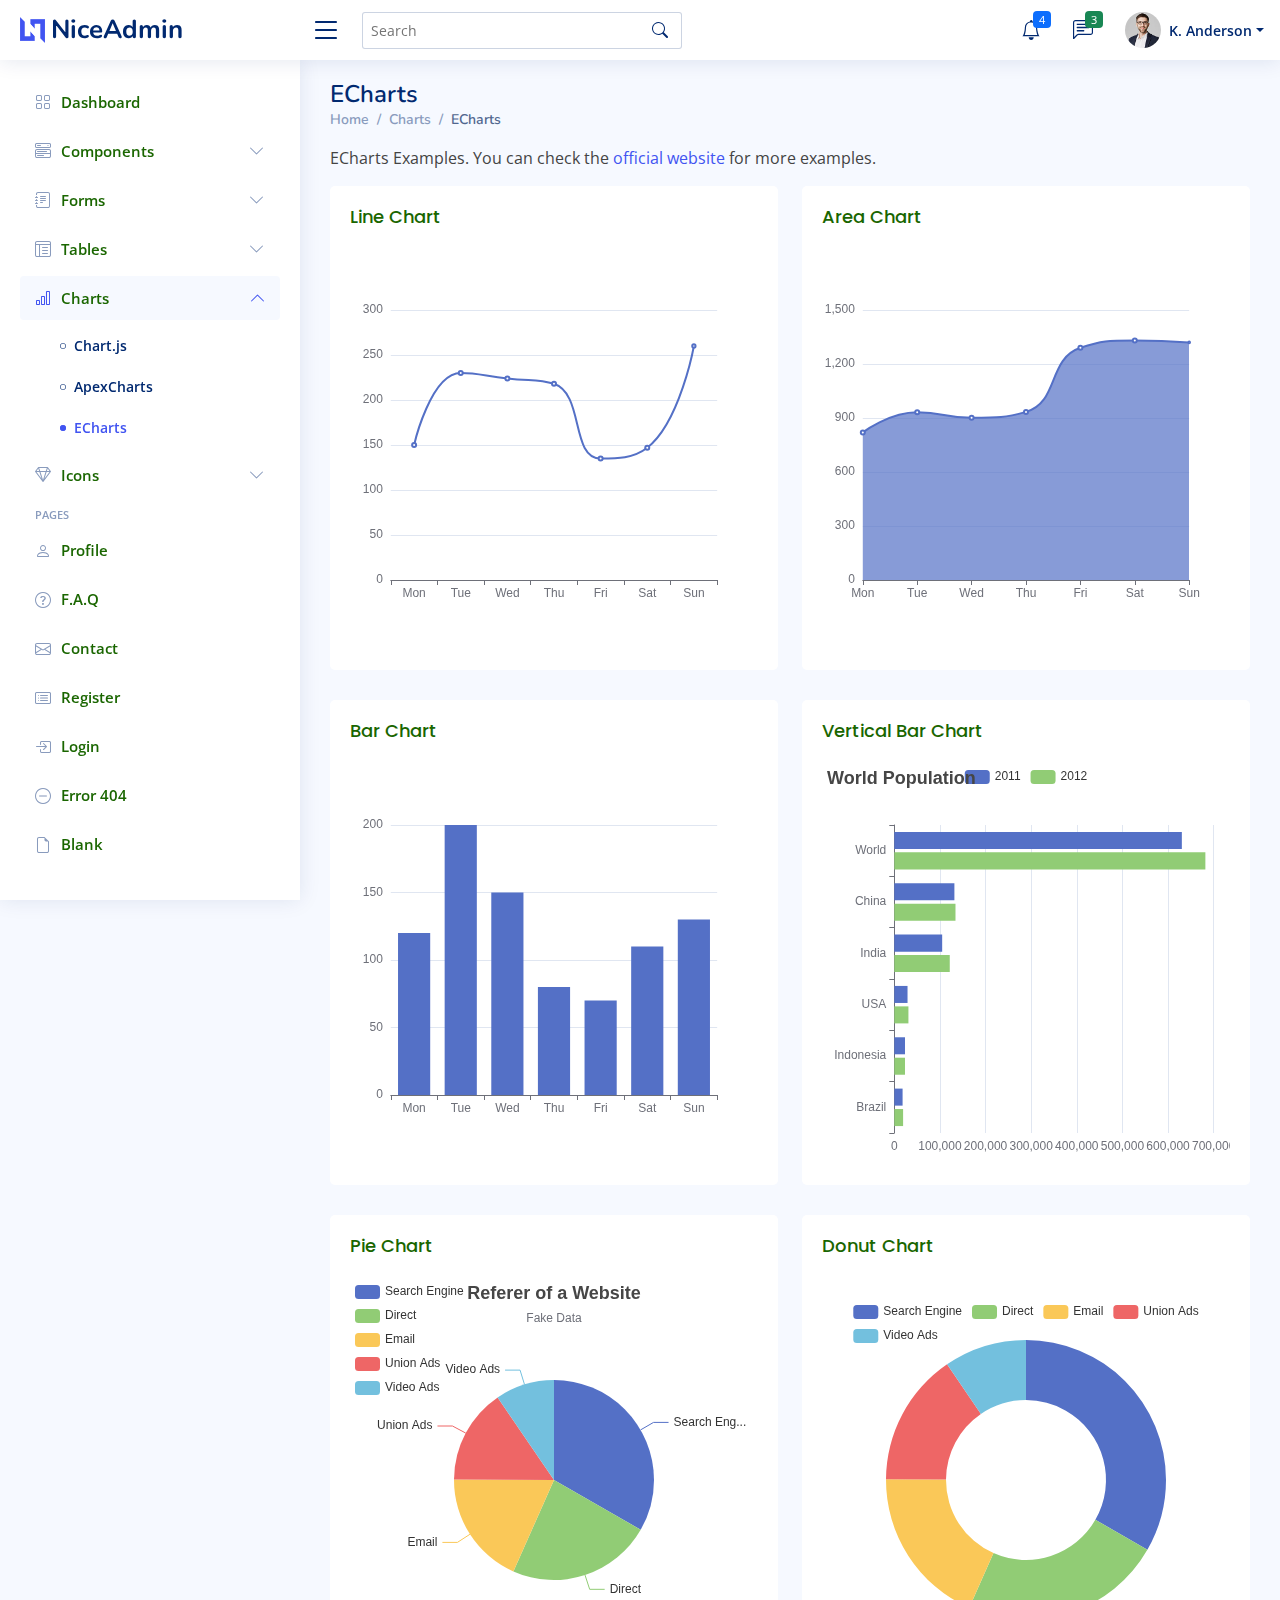
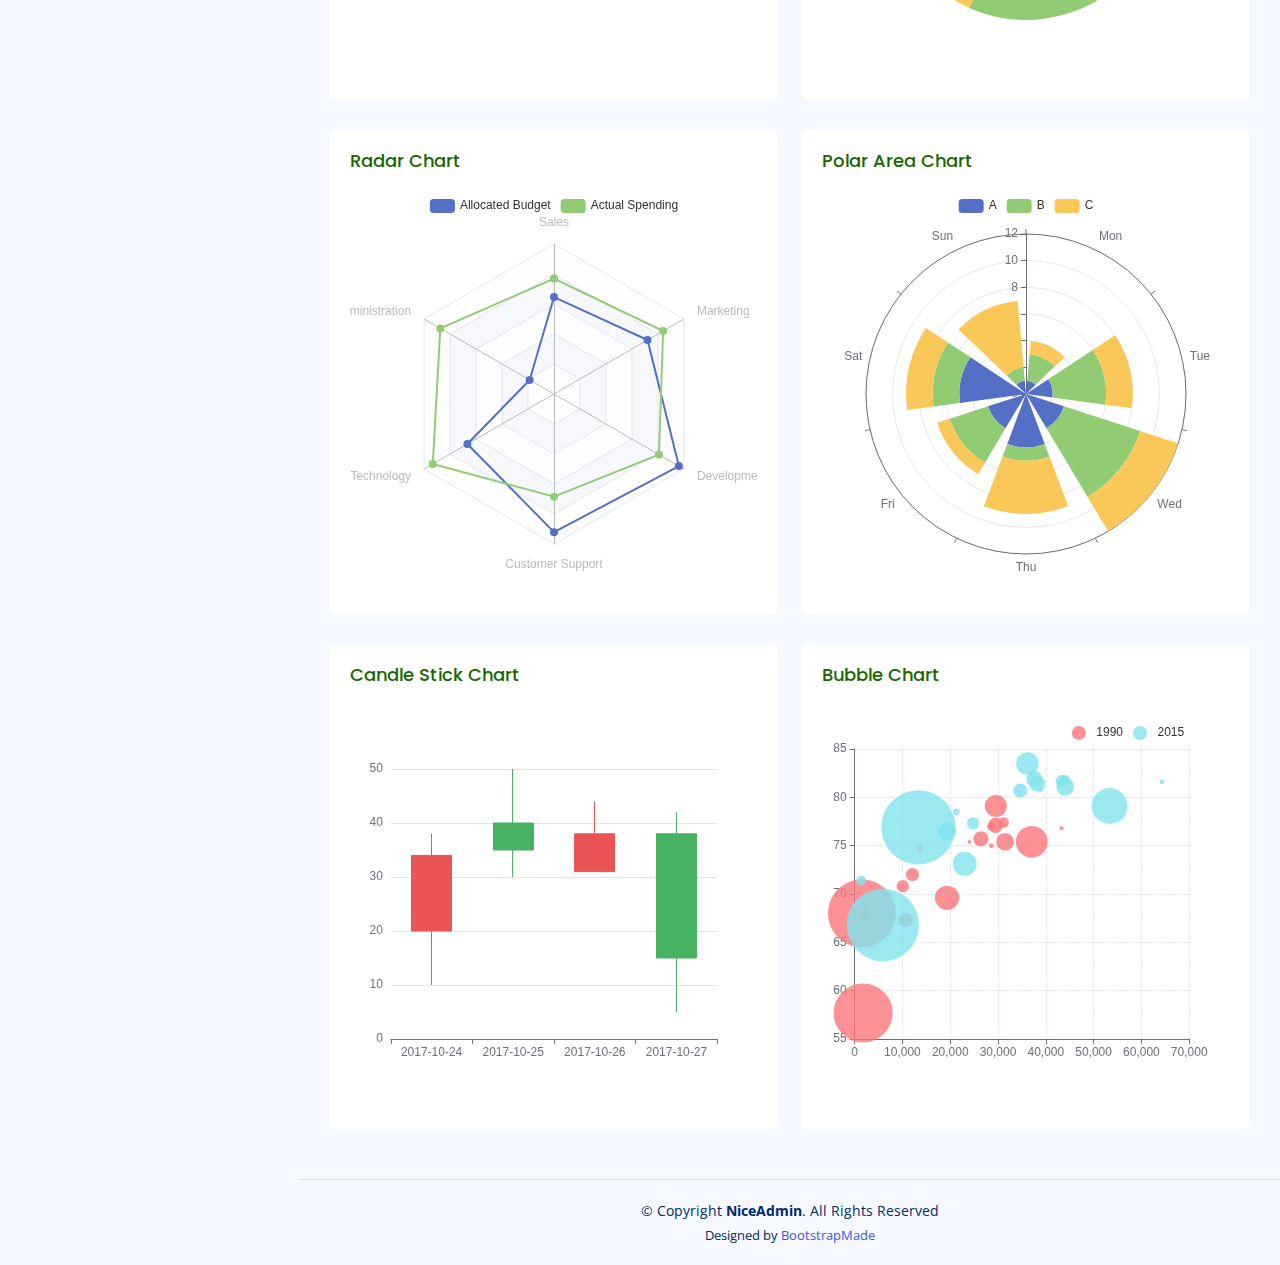
<file: OLD/archive/charts-echarts.html>
<!DOCTYPE html>
<html lang="en">

<head>
  <meta charset="utf-8">
  <meta content="width=device-width, initial-scale=1.0" name="viewport">

  <title>Charts / ECharts - NiceAdmin Bootstrap Template</title>
  <meta content="" name="description">
  <meta content="" name="keywords">

  <!-- Favicons -->
  <link href="assets/img/favicon.png" rel="icon">
  <link href="assets/img/apple-touch-icon.png" rel="apple-touch-icon">

  <!-- Google Fonts -->
  <link href="https://fonts.gstatic.com" rel="preconnect">
  <link href="https://fonts.googleapis.com/css?family=Open+Sans:300,300i,400,400i,600,600i,700,700i|Nunito:300,300i,400,400i,600,600i,700,700i|Poppins:300,300i,400,400i,500,500i,600,600i,700,700i" rel="stylesheet">

  <!-- Vendor CSS Files -->
  <link href="assets/vendor/bootstrap/css/bootstrap.min.css" rel="stylesheet">
  <link href="assets/vendor/bootstrap-icons/bootstrap-icons.css" rel="stylesheet">
  <link href="assets/vendor/boxicons/css/boxicons.min.css" rel="stylesheet">
  <link href="assets/vendor/quill/quill.snow.css" rel="stylesheet">
  <link href="assets/vendor/quill/quill.bubble.css" rel="stylesheet">
  <link href="assets/vendor/remixicon/remixicon.css" rel="stylesheet">
  <link href="assets/vendor/simple-datatables/style.css" rel="stylesheet">

  <!-- Template Main CSS File -->
  <link href="assets/css/style.css" rel="stylesheet">

  <!-- =======================================================
  * Template Name: NiceAdmin - v2.2.2
  * Template URL: https://bootstrapmade.com/nice-admin-bootstrap-admin-html-template/
  * Author: BootstrapMade.com
  * License: https://bootstrapmade.com/license/
  ======================================================== -->
</head>

<body>

  <!-- ======= Header ======= -->
  <header id="header" class="header fixed-top d-flex align-items-center">

    <div class="d-flex align-items-center justify-content-between">
      <a href="index.html" class="logo d-flex align-items-center">
        <img src="assets/img/logo.png" alt="">
        <span class="d-none d-lg-block">NiceAdmin</span>
      </a>
      <i class="bi bi-list toggle-sidebar-btn"></i>
    </div><!-- End Logo -->

    <div class="search-bar">
      <form class="search-form d-flex align-items-center" method="POST" action="#">
        <input type="text" name="query" placeholder="Search" title="Enter search keyword">
        <button type="submit" title="Search"><i class="bi bi-search"></i></button>
      </form>
    </div><!-- End Search Bar -->

    <nav class="header-nav ms-auto">
      <ul class="d-flex align-items-center">

        <li class="nav-item d-block d-lg-none">
          <a class="nav-link nav-icon search-bar-toggle " href="#">
            <i class="bi bi-search"></i>
          </a>
        </li><!-- End Search Icon-->

        <li class="nav-item dropdown">

          <a class="nav-link nav-icon" href="#" data-bs-toggle="dropdown">
            <i class="bi bi-bell"></i>
            <span class="badge bg-primary badge-number">4</span>
          </a><!-- End Notification Icon -->

          <ul class="dropdown-menu dropdown-menu-end dropdown-menu-arrow notifications">
            <li class="dropdown-header">
              You have 4 new notifications
              <a href="#"><span class="badge rounded-pill bg-primary p-2 ms-2">View all</span></a>
            </li>
            <li>
              <hr class="dropdown-divider">
            </li>

            <li class="notification-item">
              <i class="bi bi-exclamation-circle text-warning"></i>
              <div>
                <h4>Lorem Ipsum</h4>
                <p>Quae dolorem earum veritatis oditseno</p>
                <p>30 min. ago</p>
              </div>
            </li>

            <li>
              <hr class="dropdown-divider">
            </li>

            <li class="notification-item">
              <i class="bi bi-x-circle text-danger"></i>
              <div>
                <h4>Atque rerum nesciunt</h4>
                <p>Quae dolorem earum veritatis oditseno</p>
                <p>1 hr. ago</p>
              </div>
            </li>

            <li>
              <hr class="dropdown-divider">
            </li>

            <li class="notification-item">
              <i class="bi bi-check-circle text-success"></i>
              <div>
                <h4>Sit rerum fuga</h4>
                <p>Quae dolorem earum veritatis oditseno</p>
                <p>2 hrs. ago</p>
              </div>
            </li>

            <li>
              <hr class="dropdown-divider">
            </li>

            <li class="notification-item">
              <i class="bi bi-info-circle text-primary"></i>
              <div>
                <h4>Dicta reprehenderit</h4>
                <p>Quae dolorem earum veritatis oditseno</p>
                <p>4 hrs. ago</p>
              </div>
            </li>

            <li>
              <hr class="dropdown-divider">
            </li>
            <li class="dropdown-footer">
              <a href="#">Show all notifications</a>
            </li>

          </ul><!-- End Notification Dropdown Items -->

        </li><!-- End Notification Nav -->

        <li class="nav-item dropdown">

          <a class="nav-link nav-icon" href="#" data-bs-toggle="dropdown">
            <i class="bi bi-chat-left-text"></i>
            <span class="badge bg-success badge-number">3</span>
          </a><!-- End Messages Icon -->

          <ul class="dropdown-menu dropdown-menu-end dropdown-menu-arrow messages">
            <li class="dropdown-header">
              You have 3 new messages
              <a href="#"><span class="badge rounded-pill bg-primary p-2 ms-2">View all</span></a>
            </li>
            <li>
              <hr class="dropdown-divider">
            </li>

            <li class="message-item">
              <a href="#">
                <img src="assets/img/messages-1.jpg" alt="" class="rounded-circle">
                <div>
                  <h4>Maria Hudson</h4>
                  <p>Velit asperiores et ducimus soluta repudiandae labore officia est ut...</p>
                  <p>4 hrs. ago</p>
                </div>
              </a>
            </li>
            <li>
              <hr class="dropdown-divider">
            </li>

            <li class="message-item">
              <a href="#">
                <img src="assets/img/messages-2.jpg" alt="" class="rounded-circle">
                <div>
                  <h4>Anna Nelson</h4>
                  <p>Velit asperiores et ducimus soluta repudiandae labore officia est ut...</p>
                  <p>6 hrs. ago</p>
                </div>
              </a>
            </li>
            <li>
              <hr class="dropdown-divider">
            </li>

            <li class="message-item">
              <a href="#">
                <img src="assets/img/messages-3.jpg" alt="" class="rounded-circle">
                <div>
                  <h4>David Muldon</h4>
                  <p>Velit asperiores et ducimus soluta repudiandae labore officia est ut...</p>
                  <p>8 hrs. ago</p>
                </div>
              </a>
            </li>
            <li>
              <hr class="dropdown-divider">
            </li>

            <li class="dropdown-footer">
              <a href="#">Show all messages</a>
            </li>

          </ul><!-- End Messages Dropdown Items -->

        </li><!-- End Messages Nav -->

        <li class="nav-item dropdown pe-3">

          <a class="nav-link nav-profile d-flex align-items-center pe-0" href="#" data-bs-toggle="dropdown">
            <img src="assets/img/profile-img.jpg" alt="Profile" class="rounded-circle">
            <span class="d-none d-md-block dropdown-toggle ps-2">K. Anderson</span>
          </a><!-- End Profile Iamge Icon -->

          <ul class="dropdown-menu dropdown-menu-end dropdown-menu-arrow profile">
            <li class="dropdown-header">
              <h6>Kevin Anderson</h6>
              <span>Web Designer</span>
            </li>
            <li>
              <hr class="dropdown-divider">
            </li>

            <li>
              <a class="dropdown-item d-flex align-items-center" href="users-profile.html">
                <i class="bi bi-person"></i>
                <span>My Profile</span>
              </a>
            </li>
            <li>
              <hr class="dropdown-divider">
            </li>

            <li>
              <a class="dropdown-item d-flex align-items-center" href="users-profile.html">
                <i class="bi bi-gear"></i>
                <span>Account Settings</span>
              </a>
            </li>
            <li>
              <hr class="dropdown-divider">
            </li>

            <li>
              <a class="dropdown-item d-flex align-items-center" href="pages-faq.html">
                <i class="bi bi-question-circle"></i>
                <span>Need Help?</span>
              </a>
            </li>
            <li>
              <hr class="dropdown-divider">
            </li>

            <li>
              <a class="dropdown-item d-flex align-items-center" href="#">
                <i class="bi bi-box-arrow-right"></i>
                <span>Sign Out</span>
              </a>
            </li>

          </ul><!-- End Profile Dropdown Items -->
        </li><!-- End Profile Nav -->

      </ul>
    </nav><!-- End Icons Navigation -->

  </header><!-- End Header -->

  <!-- ======= Sidebar ======= -->
  <aside id="sidebar" class="sidebar">

    <ul class="sidebar-nav" id="sidebar-nav">

      <li class="nav-item">
        <a class="nav-link collapsed" href="index.html">
          <i class="bi bi-grid"></i>
          <span>Dashboard</span>
        </a>
      </li><!-- End Dashboard Nav -->

      <li class="nav-item">
        <a class="nav-link collapsed" data-bs-target="#components-nav" data-bs-toggle="collapse" href="#">
          <i class="bi bi-menu-button-wide"></i><span>Components</span><i class="bi bi-chevron-down ms-auto"></i>
        </a>
        <ul id="components-nav" class="nav-content collapse " data-bs-parent="#sidebar-nav">
          <li>
            <a href="components-alerts.html">
              <i class="bi bi-circle"></i><span>Alerts</span>
            </a>
          </li>
          <li>
            <a href="components-accordion.html">
              <i class="bi bi-circle"></i><span>Accordion</span>
            </a>
          </li>
          <li>
            <a href="components-badges.html">
              <i class="bi bi-circle"></i><span>Badges</span>
            </a>
          </li>
          <li>
            <a href="components-breadcrumbs.html">
              <i class="bi bi-circle"></i><span>Breadcrumbs</span>
            </a>
          </li>
          <li>
            <a href="components-buttons.html">
              <i class="bi bi-circle"></i><span>Buttons</span>
            </a>
          </li>
          <li>
            <a href="components-cards.html">
              <i class="bi bi-circle"></i><span>Cards</span>
            </a>
          </li>
          <li>
            <a href="components-carousel.html">
              <i class="bi bi-circle"></i><span>Carousel</span>
            </a>
          </li>
          <li>
            <a href="components-list-group.html">
              <i class="bi bi-circle"></i><span>List group</span>
            </a>
          </li>
          <li>
            <a href="components-modal.html">
              <i class="bi bi-circle"></i><span>Modal</span>
            </a>
          </li>
          <li>
            <a href="components-tabs.html">
              <i class="bi bi-circle"></i><span>Tabs</span>
            </a>
          </li>
          <li>
            <a href="components-pagination.html">
              <i class="bi bi-circle"></i><span>Pagination</span>
            </a>
          </li>
          <li>
            <a href="components-progress.html">
              <i class="bi bi-circle"></i><span>Progress</span>
            </a>
          </li>
          <li>
            <a href="components-spinners.html">
              <i class="bi bi-circle"></i><span>Spinners</span>
            </a>
          </li>
          <li>
            <a href="components-tooltips.html">
              <i class="bi bi-circle"></i><span>Tooltips</span>
            </a>
          </li>
        </ul>
      </li><!-- End Components Nav -->

      <li class="nav-item">
        <a class="nav-link collapsed" data-bs-target="#forms-nav" data-bs-toggle="collapse" href="#">
          <i class="bi bi-journal-text"></i><span>Forms</span><i class="bi bi-chevron-down ms-auto"></i>
        </a>
        <ul id="forms-nav" class="nav-content collapse " data-bs-parent="#sidebar-nav">
          <li>
            <a href="forms-elements.html">
              <i class="bi bi-circle"></i><span>Form Elements</span>
            </a>
          </li>
          <li>
            <a href="forms-layouts.html">
              <i class="bi bi-circle"></i><span>Form Layouts</span>
            </a>
          </li>
          <li>
            <a href="forms-editors.html">
              <i class="bi bi-circle"></i><span>Form Editors</span>
            </a>
          </li>
          <li>
            <a href="forms-validation.html">
              <i class="bi bi-circle"></i><span>Form Validation</span>
            </a>
          </li>
        </ul>
      </li><!-- End Forms Nav -->

      <li class="nav-item">
        <a class="nav-link collapsed" data-bs-target="#tables-nav" data-bs-toggle="collapse" href="#">
          <i class="bi bi-layout-text-window-reverse"></i><span>Tables</span><i class="bi bi-chevron-down ms-auto"></i>
        </a>
        <ul id="tables-nav" class="nav-content collapse " data-bs-parent="#sidebar-nav">
          <li>
            <a href="tables-general.html">
              <i class="bi bi-circle"></i><span>General Tables</span>
            </a>
          </li>
          <li>
            <a href="tables-data.html">
              <i class="bi bi-circle"></i><span>Data Tables</span>
            </a>
          </li>
        </ul>
      </li><!-- End Tables Nav -->

      <li class="nav-item">
        <a class="nav-link " data-bs-target="#charts-nav" data-bs-toggle="collapse" href="#">
          <i class="bi bi-bar-chart"></i><span>Charts</span><i class="bi bi-chevron-down ms-auto"></i>
        </a>
        <ul id="charts-nav" class="nav-content collapse show" data-bs-parent="#sidebar-nav">
          <li>
            <a href="charts-chartjs.html">
              <i class="bi bi-circle"></i><span>Chart.js</span>
            </a>
          </li>
          <li>
            <a href="charts-apexcharts.html">
              <i class="bi bi-circle"></i><span>ApexCharts</span>
            </a>
          </li>
          <li>
            <a href="charts-echarts.html" class="active">
              <i class="bi bi-circle"></i><span>ECharts</span>
            </a>
          </li>
        </ul>
      </li><!-- End Charts Nav -->

      <li class="nav-item">
        <a class="nav-link collapsed" data-bs-target="#icons-nav" data-bs-toggle="collapse" href="#">
          <i class="bi bi-gem"></i><span>Icons</span><i class="bi bi-chevron-down ms-auto"></i>
        </a>
        <ul id="icons-nav" class="nav-content collapse " data-bs-parent="#sidebar-nav">
          <li>
            <a href="icons-bootstrap.html">
              <i class="bi bi-circle"></i><span>Bootstrap Icons</span>
            </a>
          </li>
          <li>
            <a href="icons-remix.html">
              <i class="bi bi-circle"></i><span>Remix Icons</span>
            </a>
          </li>
          <li>
            <a href="icons-boxicons.html">
              <i class="bi bi-circle"></i><span>Boxicons</span>
            </a>
          </li>
        </ul>
      </li><!-- End Icons Nav -->

      <li class="nav-heading">Pages</li>

      <li class="nav-item">
        <a class="nav-link collapsed" href="users-profile.html">
          <i class="bi bi-person"></i>
          <span>Profile</span>
        </a>
      </li><!-- End Profile Page Nav -->

      <li class="nav-item">
        <a class="nav-link collapsed" href="pages-faq.html">
          <i class="bi bi-question-circle"></i>
          <span>F.A.Q</span>
        </a>
      </li><!-- End F.A.Q Page Nav -->

      <li class="nav-item">
        <a class="nav-link collapsed" href="pages-contact.html">
          <i class="bi bi-envelope"></i>
          <span>Contact</span>
        </a>
      </li><!-- End Contact Page Nav -->

      <li class="nav-item">
        <a class="nav-link collapsed" href="pages-register.html">
          <i class="bi bi-card-list"></i>
          <span>Register</span>
        </a>
      </li><!-- End Register Page Nav -->

      <li class="nav-item">
        <a class="nav-link collapsed" href="pages-login.html">
          <i class="bi bi-box-arrow-in-right"></i>
          <span>Login</span>
        </a>
      </li><!-- End Login Page Nav -->

      <li class="nav-item">
        <a class="nav-link collapsed" href="pages-error-404.html">
          <i class="bi bi-dash-circle"></i>
          <span>Error 404</span>
        </a>
      </li><!-- End Error 404 Page Nav -->

      <li class="nav-item">
        <a class="nav-link collapsed" href="pages-blank.html">
          <i class="bi bi-file-earmark"></i>
          <span>Blank</span>
        </a>
      </li><!-- End Blank Page Nav -->

    </ul>

  </aside><!-- End Sidebar-->

  <main id="main" class="main">

    <div class="pagetitle">
      <h1>ECharts</h1>
      <nav>
        <ol class="breadcrumb">
          <li class="breadcrumb-item"><a href="index.html">Home</a></li>
          <li class="breadcrumb-item">Charts</li>
          <li class="breadcrumb-item active">ECharts</li>
        </ol>
      </nav>
    </div><!-- End Page Title -->

    <p>ECharts Examples. You can check the <a href="https://echarts.apache.org/examples/en/index.html" target="_blank">official website</a> for more examples.</p>

    <section class="section">
      <div class="row">

        <div class="col-lg-6">
          <div class="card">
            <div class="card-body">
              <h5 class="card-title">Line Chart</h5>

              <!-- Line Chart -->
              <div id="lineChart" style="min-height: 400px;" class="echart"></div>

              <script>
                document.addEventListener("DOMContentLoaded", () => {
                  echarts.init(document.querySelector("#lineChart")).setOption({
                    xAxis: {
                      type: 'category',
                      data: ['Mon', 'Tue', 'Wed', 'Thu', 'Fri', 'Sat', 'Sun']
                    },
                    yAxis: {
                      type: 'value'
                    },
                    series: [{
                      data: [150, 230, 224, 218, 135, 147, 260],
                      type: 'line',
                      smooth: true
                    }]
                  });
                });
              </script>
              <!-- End Line Chart -->

            </div>
          </div>
        </div>

        <div class="col-lg-6">
          <div class="card">
            <div class="card-body">
              <h5 class="card-title">Area Chart</h5>

              <!-- Area Chart -->
              <div id="areaChart" style="min-height: 400px;" class="echart"></div>

              <script>
                document.addEventListener("DOMContentLoaded", () => {
                  echarts.init(document.querySelector("#areaChart")).setOption({
                    xAxis: {
                      type: 'category',
                      boundaryGap: false,
                      data: ['Mon', 'Tue', 'Wed', 'Thu', 'Fri', 'Sat', 'Sun']
                    },
                    yAxis: {
                      type: 'value'
                    },
                    series: [{
                      data: [820, 932, 901, 934, 1290, 1330, 1320],
                      type: 'line',
                      smooth: true,
                      areaStyle: {}
                    }]
                  });
                });
              </script>
              <!-- End Area Chart -->

            </div>
          </div>
        </div>

        <div class="col-lg-6">
          <div class="card">
            <div class="card-body">
              <h5 class="card-title">Bar Chart</h5>

              <!-- Bar Chart -->
              <div id="barChart" style="min-height: 400px;" class="echart"></div>

              <script>
                document.addEventListener("DOMContentLoaded", () => {
                  echarts.init(document.querySelector("#barChart")).setOption({
                    xAxis: {
                      type: 'category',
                      data: ['Mon', 'Tue', 'Wed', 'Thu', 'Fri', 'Sat', 'Sun']
                    },
                    yAxis: {
                      type: 'value'
                    },
                    series: [{
                      data: [120, 200, 150, 80, 70, 110, 130],
                      type: 'bar'
                    }]
                  });
                });
              </script>
              <!-- End Bar Chart -->

            </div>
          </div>
        </div>

        <div class="col-lg-6">
          <div class="card">
            <div class="card-body">
              <h5 class="card-title">Vertical Bar Chart</h5>

              <!-- Vertical Bar Chart -->
              <div id="verticalBarChart" style="min-height: 400px;" class="echart"></div>

              <script>
                document.addEventListener("DOMContentLoaded", () => {
                  echarts.init(document.querySelector("#verticalBarChart")).setOption({
                    title: {
                      text: 'World Population'
                    },
                    tooltip: {
                      trigger: 'axis',
                      axisPointer: {
                        type: 'shadow'
                      }
                    },
                    legend: {},
                    grid: {
                      left: '3%',
                      right: '4%',
                      bottom: '3%',
                      containLabel: true
                    },
                    xAxis: {
                      type: 'value',
                      boundaryGap: [0, 0.01]
                    },
                    yAxis: {
                      type: 'category',
                      data: ['Brazil', 'Indonesia', 'USA', 'India', 'China', 'World']
                    },
                    series: [{
                        name: '2011',
                        type: 'bar',
                        data: [18203, 23489, 29034, 104970, 131744, 630230]
                      },
                      {
                        name: '2012',
                        type: 'bar',
                        data: [19325, 23438, 31000, 121594, 134141, 681807]
                      }
                    ]
                  });
                });
              </script>
              <!-- End Vertical Bar Chart -->

            </div>
          </div>
        </div>

        <div class="col-lg-6">
          <div class="card">
            <div class="card-body">
              <h5 class="card-title">Pie Chart</h5>

              <!-- Pie Chart -->
              <div id="pieChart" style="min-height: 400px;" class="echart"></div>

              <script>
                document.addEventListener("DOMContentLoaded", () => {
                  echarts.init(document.querySelector("#pieChart")).setOption({
                    title: {
                      text: 'Referer of a Website',
                      subtext: 'Fake Data',
                      left: 'center'
                    },
                    tooltip: {
                      trigger: 'item'
                    },
                    legend: {
                      orient: 'vertical',
                      left: 'left'
                    },
                    series: [{
                      name: 'Access From',
                      type: 'pie',
                      radius: '50%',
                      data: [{
                          value: 1048,
                          name: 'Search Engine'
                        },
                        {
                          value: 735,
                          name: 'Direct'
                        },
                        {
                          value: 580,
                          name: 'Email'
                        },
                        {
                          value: 484,
                          name: 'Union Ads'
                        },
                        {
                          value: 300,
                          name: 'Video Ads'
                        }
                      ],
                      emphasis: {
                        itemStyle: {
                          shadowBlur: 10,
                          shadowOffsetX: 0,
                          shadowColor: 'rgba(0, 0, 0, 0.5)'
                        }
                      }
                    }]
                  });
                });
              </script>
              <!-- End Pie Chart -->

            </div>
          </div>
        </div>

        <div class="col-lg-6">
          <div class="card">
            <div class="card-body">
              <h5 class="card-title">Donut Chart</h5>

              <!-- Donut Chart -->
              <div id="donutChart" style="min-height: 400px;" class="echart"></div>

              <script>
                document.addEventListener("DOMContentLoaded", () => {
                  echarts.init(document.querySelector("#donutChart")).setOption({
                    tooltip: {
                      trigger: 'item'
                    },
                    legend: {
                      top: '5%',
                      left: 'center'
                    },
                    series: [{
                      name: 'Access From',
                      type: 'pie',
                      radius: ['40%', '70%'],
                      avoidLabelOverlap: false,
                      label: {
                        show: false,
                        position: 'center'
                      },
                      emphasis: {
                        label: {
                          show: true,
                          fontSize: '18',
                          fontWeight: 'bold'
                        }
                      },
                      labelLine: {
                        show: false
                      },
                      data: [{
                          value: 1048,
                          name: 'Search Engine'
                        },
                        {
                          value: 735,
                          name: 'Direct'
                        },
                        {
                          value: 580,
                          name: 'Email'
                        },
                        {
                          value: 484,
                          name: 'Union Ads'
                        },
                        {
                          value: 300,
                          name: 'Video Ads'
                        }
                      ]
                    }]
                  });
                });
              </script>
              <!-- End Donut Chart -->

            </div>
          </div>
        </div>

        <div class="col-lg-6">
          <div class="card">
            <div class="card-body">
              <h5 class="card-title">Radar Chart</h5>

              <!-- Radar Chart -->
              <div id="radarChart" style="min-height: 400px;" class="echart"></div>

              <script>
                document.addEventListener("DOMContentLoaded", () => {
                  echarts.init(document.querySelector("#radarChart")).setOption({
                    legend: {
                      data: ['Allocated Budget', 'Actual Spending']
                    },
                    radar: {
                      // shape: 'circle',
                      indicator: [{
                          name: 'Sales',
                          max: 6500
                        },
                        {
                          name: 'Administration',
                          max: 16000
                        },
                        {
                          name: 'Information Technology',
                          max: 30000
                        },
                        {
                          name: 'Customer Support',
                          max: 38000
                        },
                        {
                          name: 'Development',
                          max: 52000
                        },
                        {
                          name: 'Marketing',
                          max: 25000
                        }
                      ]
                    },
                    series: [{
                      name: 'Budget vs spending',
                      type: 'radar',
                      data: [{
                          value: [4200, 3000, 20000, 35000, 50000, 18000],
                          name: 'Allocated Budget'
                        },
                        {
                          value: [5000, 14000, 28000, 26000, 42000, 21000],
                          name: 'Actual Spending'
                        }
                      ]
                    }]
                  });
                });
              </script>
              <!-- End Radar Chart -->

            </div>
          </div>
        </div>

        <div class="col-lg-6">
          <div class="card">
            <div class="card-body">
              <h5 class="card-title">Polar Area Chart</h5>

              <!-- Polar Area Chart -->
              <div id="polarAreaChart" style="min-height: 400px;" class="echart"></div>

              <script>
                document.addEventListener("DOMContentLoaded", () => {
                  echarts.init(document.querySelector("#polarAreaChart")).setOption({
                    angleAxis: {
                      type: 'category',
                      data: ['Mon', 'Tue', 'Wed', 'Thu', 'Fri', 'Sat', 'Sun']
                    },
                    radiusAxis: {},
                    polar: {},
                    series: [{
                        type: 'bar',
                        data: [1, 2, 3, 4, 3, 5, 1],
                        coordinateSystem: 'polar',
                        name: 'A',
                        stack: 'a',
                        emphasis: {
                          focus: 'series'
                        }
                      },
                      {
                        type: 'bar',
                        data: [2, 4, 6, 1, 3, 2, 1],
                        coordinateSystem: 'polar',
                        name: 'B',
                        stack: 'a',
                        emphasis: {
                          focus: 'series'
                        }
                      },
                      {
                        type: 'bar',
                        data: [1, 2, 3, 4, 1, 2, 5],
                        coordinateSystem: 'polar',
                        name: 'C',
                        stack: 'a',
                        emphasis: {
                          focus: 'series'
                        }
                      }
                    ],
                    legend: {
                      show: true,
                      data: ['A', 'B', 'C']
                    }
                  });
                });
              </script>
              <!-- End Polar Area Chart -->

            </div>
          </div>
        </div>

        <div class="col-lg-6">
          <div class="card">
            <div class="card-body">
              <h5 class="card-title">Candle Stick Chart</h5>

              <!-- Candle Stick Chart -->
              <div id="candleStickChart" style="min-height: 400px;" class="echart"></div>

              <script>
                document.addEventListener("DOMContentLoaded", () => {
                  echarts.init(document.querySelector("#candleStickChart")).setOption({
                    xAxis: {
                      data: ['2017-10-24', '2017-10-25', '2017-10-26', '2017-10-27']
                    },
                    yAxis: {},
                    series: [{
                      type: 'candlestick',
                      data: [
                        [20, 34, 10, 38],
                        [40, 35, 30, 50],
                        [31, 38, 33, 44],
                        [38, 15, 5, 42]
                      ]
                    }]
                  });
                });
              </script>
              <!-- End Candle Stick Chart -->

            </div>
          </div>
        </div>

        <div class="col-lg-6">
          <div class="card">
            <div class="card-body">
              <h5 class="card-title">Bubble Chart</h5>

              <!-- Bubble Chart -->
              <div id="bubbleChart" style="min-height: 400px;" class="echart"></div>

              <script>
                document.addEventListener("DOMContentLoaded", () => {
                  const data = [
                    [
                      [28604, 77, 17096869, 'Australia', 1990],
                      [31163, 77.4, 27662440, 'Canada', 1990],
                      [1516, 68, 1154605773, 'China', 1990],
                      [13670, 74.7, 10582082, 'Cuba', 1990],
                      [28599, 75, 4986705, 'Finland', 1990],
                      [29476, 77.1, 56943299, 'France', 1990],
                      [31476, 75.4, 78958237, 'Germany', 1990],
                      [28666, 78.1, 254830, 'Iceland', 1990],
                      [1777, 57.7, 870601776, 'India', 1990],
                      [29550, 79.1, 122249285, 'Japan', 1990],
                      [2076, 67.9, 20194354, 'North Korea', 1990],
                      [12087, 72, 42972254, 'South Korea', 1990],
                      [24021, 75.4, 3397534, 'New Zealand', 1990],
                      [43296, 76.8, 4240375, 'Norway', 1990],
                      [10088, 70.8, 38195258, 'Poland', 1990],
                      [19349, 69.6, 147568552, 'Russia', 1990],
                      [10670, 67.3, 53994605, 'Turkey', 1990],
                      [26424, 75.7, 57110117, 'United Kingdom', 1990],
                      [37062, 75.4, 252847810, 'United States', 1990]
                    ],
                    [
                      [44056, 81.8, 23968973, 'Australia', 2015],
                      [43294, 81.7, 35939927, 'Canada', 2015],
                      [13334, 76.9, 1376048943, 'China', 2015],
                      [21291, 78.5, 11389562, 'Cuba', 2015],
                      [38923, 80.8, 5503457, 'Finland', 2015],
                      [37599, 81.9, 64395345, 'France', 2015],
                      [44053, 81.1, 80688545, 'Germany', 2015],
                      [42182, 82.8, 329425, 'Iceland', 2015],
                      [5903, 66.8, 1311050527, 'India', 2015],
                      [36162, 83.5, 126573481, 'Japan', 2015],
                      [1390, 71.4, 25155317, 'North Korea', 2015],
                      [34644, 80.7, 50293439, 'South Korea', 2015],
                      [34186, 80.6, 4528526, 'New Zealand', 2015],
                      [64304, 81.6, 5210967, 'Norway', 2015],
                      [24787, 77.3, 38611794, 'Poland', 2015],
                      [23038, 73.13, 143456918, 'Russia', 2015],
                      [19360, 76.5, 78665830, 'Turkey', 2015],
                      [38225, 81.4, 64715810, 'United Kingdom', 2015],
                      [53354, 79.1, 321773631, 'United States', 2015]
                    ]
                  ];
                  echarts.init(document.querySelector("#bubbleChart")).setOption({
                    legend: {
                      right: '10%',
                      top: '3%',
                      data: ['1990', '2015']
                    },
                    grid: {
                      left: '8%',
                      top: '10%'
                    },
                    xAxis: {
                      splitLine: {
                        lineStyle: {
                          type: 'dashed'
                        }
                      }
                    },
                    yAxis: {
                      splitLine: {
                        lineStyle: {
                          type: 'dashed'
                        }
                      },
                      scale: true
                    },
                    series: [{
                        name: '1990',
                        data: data[0],
                        type: 'scatter',
                        symbolSize: function(data) {
                          return Math.sqrt(data[2]) / 5e2;
                        },
                        emphasis: {
                          focus: 'series',
                          label: {
                            show: true,
                            formatter: function(param) {
                              return param.data[3];
                            },
                            position: 'top'
                          }
                        },
                        itemStyle: {
                          color: 'rgb(251, 118, 123)'
                        }
                      },
                      {
                        name: '2015',
                        data: data[1],
                        type: 'scatter',
                        symbolSize: function(data) {
                          return Math.sqrt(data[2]) / 5e2;
                        },
                        emphasis: {
                          focus: 'series',
                          label: {
                            show: true,
                            formatter: function(param) {
                              return param.data[3];
                            },
                            position: 'top'
                          }
                        },
                        itemStyle: {
                          color: 'rgb(129, 227, 238)'
                        }
                      }
                    ]
                  });
                });
              </script>
              <!-- End Bubble Chart -->

            </div>
          </div>
        </div>

      </div>
    </section>

  </main><!-- End #main -->

  <!-- ======= Footer ======= -->
  <footer id="footer" class="footer">
    <div class="copyright">
      &copy; Copyright <strong><span>NiceAdmin</span></strong>. All Rights Reserved
    </div>
    <div class="credits">
      <!-- All the links in the footer should remain intact. -->
      <!-- You can delete the links only if you purchased the pro version. -->
      <!-- Licensing information: https://bootstrapmade.com/license/ -->
      <!-- Purchase the pro version with working PHP/AJAX contact form: https://bootstrapmade.com/nice-admin-bootstrap-admin-html-template/ -->
      Designed by <a href="https://bootstrapmade.com/">BootstrapMade</a>
    </div>
  </footer><!-- End Footer -->

  <a href="#" class="back-to-top d-flex align-items-center justify-content-center"><i class="bi bi-arrow-up-short"></i></a>

  <!-- Vendor JS Files -->
  <script src="assets/vendor/apexcharts/apexcharts.min.js"></script>
  <script src="assets/vendor/bootstrap/js/bootstrap.bundle.min.js"></script>
  <script src="assets/vendor/chart.js/chart.min.js"></script>
  <script src="assets/vendor/echarts/echarts.min.js"></script>
  <script src="assets/vendor/quill/quill.min.js"></script>
  <script src="assets/vendor/simple-datatables/simple-datatables.js"></script>
  <script src="assets/vendor/tinymce/tinymce.min.js"></script>
  <script src="assets/vendor/php-email-form/validate.js"></script>

  <!-- Template Main JS File -->
  <script src="assets/js/main.js"></script>

</body>

</html>
</file>
<file: ttt/conversational-flow-chat/src/flowchat.css>
ul.chat-window {
  width: 100%;
  height: 100%;
  overflow: scroll;
  margin-top: 0;
  padding: 20px;
  list-style: none;
  margin: 0;
  box-sizing: border-box;
}

ul.chat-window>li .text {
  box-sizing: border-box;
  margin-bottom: 10px;
  border-radius: 10px;
  padding: 10px 15px;
  line-height: 20px;
}

ul.chat-window>li.bot .text {
  background-color: #01bad8;
  color: #fff;
  float: left;
}

ul.chat-window>li {
  clear: both;
  max-width: 80%;
  box-sizing: border-box;
  white-space: pre-wrap;
}

ul.chat-window>li.user {
  float: right;
}

ul.chat-window>li.bot {
  float: left;
}

ul.chat-window>li.user .text {
  background-color: #ddd;
}

ul.chat-window>li.options {
  margin-top: 10px;
  list-style: none;
  max-width: 100%;
  width: 100%;
  float: left;
  text-align: right;
}

ul.chat-window>li.options>ul {
  margin-top: 0;
  padding: 0;
  list-style: none;
  margin-top: 10px;
}

ul.chat-window>li.options>ul>li {
  border-radius: 10px;
  padding: 5px 10px;
  border: 1px solid #01bad8;
  display: inline-block;
  cursor: pointer;
  margin-left: 10px;
  margin-bottom: 10px;
}

.typing-indicator {
  background-color: #E6E7ED;
  will-change: transform;
  width: auto;
  border-radius: 50px;
  padding: 10px;
  display: table;
  margin: 0;
  margin-left: 10px;
  position: relative;
  -webkit-animation: 2s bulge infinite ease-out;
          animation: 2s bulge infinite ease-out;
}
.typing-indicator::before, .typing-indicator::after {
  content: '';
  position: absolute;
  bottom: -2px;
  left: -2px;
  height: 20px;
  width: 20px;
  border-radius: 50%;
  background-color: #E6E7ED;
}
.typing-indicator::after {
  height: 10px;
  width: 10px;
  left: -10px;
  bottom: -10px;
}
.typing-indicator span {
  height: 8px;
  width: 8px;
  float: left;
  margin: 0 1px;
  background-color: #9E9EA1;
  display: block;
  border-radius: 50%;
  opacity: 0.4;
}
.typing-indicator span:nth-of-type(1) {
  -webkit-animation: 1s blink infinite 0.3333s;
          animation: 1s blink infinite 0.3333s;
}
.typing-indicator span:nth-of-type(2) {
  -webkit-animation: 1s blink infinite 0.6666s;
          animation: 1s blink infinite 0.6666s;
}
.typing-indicator span:nth-of-type(3) {
  -webkit-animation: 1s blink infinite 0.9999s;
          animation: 1s blink infinite 0.9999s;
}

@-webkit-keyframes blink {
  50% {
    opacity: 1;
  }
}

@keyframes blink {
  50% {
    opacity: 1;
  }
}
@-webkit-keyframes bulge {
  50% {
    -webkit-transform: scale(1.05);
            transform: scale(1.05);
  }
}
@keyframes bulge {
  50% {
    -webkit-transform: scale(1.05);
            transform: scale(1.05);
  }
}
</file>
<file: css/flowchat.css>
ul.chat-window {
  width: 100%;
  height: 100%;
  overflow: scroll;
  margin-top: 0;
  padding: 20px;
  list-style: none;
  margin: 0;
  box-sizing: border-box;
}

ul.chat-window>li .text {
  box-sizing: border-box;
  margin-bottom: 10px;
  border-radius: 10px;
  padding: 10px 15px;
  line-height: 20px;
}

ul.chat-window>li.bot .text {
  background-color: #01bad8;
  color: #fff;
  float: left;
}

ul.chat-window>li.notice .text {
  width: 100% !important;
}

ul.chat-window>li {
  clear: both;
  max-width: 80%;
  box-sizing: border-box;
  white-space: pre-wrap;
}

ul.chat-window>li.user {
  float: right;
}

ul.chat-window>li.bot {
  float: left;
}

ul.chat-window>li.notice {
  text-align: center;
}

ul.chat-window>li.user .text {
  background-color: #ddd;
}

ul.chat-window>li.options {
  margin-top: 10px;
  list-style: none;
  max-width: 100%;
  width: 100%;
  float: left;
  text-align: right;
}

ul.chat-window>li.options>ul {
  margin-top: 0;
  padding: 0;
  list-style: none;
  margin-top: 10px;
}

ul.chat-window>li.options>ul>li {
  border-radius: 10px;
  padding: 5px 10px;
  border: 1px solid #01bad8;
  display: inline-block;
  cursor: pointer;
  margin-left: 10px;
  margin-bottom: 10px;
}

.typing-indicator {
  background-color: #E6E7ED;
  will-change: transform;
  width: auto;
  border-radius: 50px;
  padding: 10px;
  display: table;
  margin: 0;
  margin-left: 10px;
  position: relative;
  -webkit-animation: 2s bulge infinite ease-out;
          animation: 2s bulge infinite ease-out;
}
.typing-indicator::before, .typing-indicator::after {
  content: '';
  position: absolute;
  bottom: -2px;
  left: -2px;
  height: 20px;
  width: 20px;
  border-radius: 50%;
  background-color: #E6E7ED;
}
.typing-indicator::after {
  height: 10px;
  width: 10px;
  left: -10px;
  bottom: -10px;
}
.typing-indicator span {
  height: 8px;
  width: 8px;
  float: left;
  margin: 0 1px;
  background-color: #9E9EA1;
  display: block;
  border-radius: 50%;
  opacity: 0.4;
}
.typing-indicator span:nth-of-type(1) {
  -webkit-animation: 1s blink infinite 0.3333s;
          animation: 1s blink infinite 0.3333s;
}
.typing-indicator span:nth-of-type(2) {
  -webkit-animation: 1s blink infinite 0.6666s;
          animation: 1s blink infinite 0.6666s;
}
.typing-indicator span:nth-of-type(3) {
  -webkit-animation: 1s blink infinite 0.9999s;
          animation: 1s blink infinite 0.9999s;
}

.chat_option_ose{
  border-color: #5a2b5f !important;
}

.chat_option_external{
  border-color: #020cc7 !important;
}

@-webkit-keyframes blink {
  50% {
    opacity: 1;
  }
}

@keyframes blink {
  50% {
    opacity: 1;
  }
}
@-webkit-keyframes bulge {
  50% {
    -webkit-transform: scale(1.05);
            transform: scale(1.05);
  }
}
@keyframes bulge {
  50% {
    -webkit-transform: scale(1.05);
            transform: scale(1.05);
  }
}
</file>
<file: OLD/archive/assets/vendor/quill/quill.snow.css>
/*!
 * Quill Editor v1.3.7
 * https://quilljs.com/
 * Copyright (c) 2014, Jason Chen
 * Copyright (c) 2013, salesforce.com
 */
.ql-container {
  box-sizing: border-box;
  font-family: Helvetica, Arial, sans-serif;
  font-size: 13px;
  height: 100%;
  margin: 0px;
  position: relative;
}
.ql-container.ql-disabled .ql-tooltip {
  visibility: hidden;
}
.ql-container.ql-disabled .ql-editor ul[data-checked] > li::before {
  pointer-events: none;
}
.ql-clipboard {
  left: -100000px;
  height: 1px;
  overflow-y: hidden;
  position: absolute;
  top: 50%;
}
.ql-clipboard p {
  margin: 0;
  padding: 0;
}
.ql-editor {
  box-sizing: border-box;
  line-height: 1.42;
  height: 100%;
  outline: none;
  overflow-y: auto;
  padding: 12px 15px;
  tab-size: 4;
  -moz-tab-size: 4;
  text-align: left;
  white-space: pre-wrap;
  word-wrap: break-word;
}
.ql-editor > * {
  cursor: text;
}
.ql-editor p,
.ql-editor ol,
.ql-editor ul,
.ql-editor pre,
.ql-editor blockquote,
.ql-editor h1,
.ql-editor h2,
.ql-editor h3,
.ql-editor h4,
.ql-editor h5,
.ql-editor h6 {
  margin: 0;
  padding: 0;
  counter-reset: list-1 list-2 list-3 list-4 list-5 list-6 list-7 list-8 list-9;
}
.ql-editor ol,
.ql-editor ul {
  padding-left: 1.5em;
}
.ql-editor ol > li,
.ql-editor ul > li {
  list-style-type: none;
}
.ql-editor ul > li::before {
  content: '\2022';
}
.ql-editor ul[data-checked=true],
.ql-editor ul[data-checked=false] {
  pointer-events: none;
}
.ql-editor ul[data-checked=true] > li *,
.ql-editor ul[data-checked=false] > li * {
  pointer-events: all;
}
.ql-editor ul[data-checked=true] > li::before,
.ql-editor ul[data-checked=false] > li::before {
  color: #777;
  cursor: pointer;
  pointer-events: all;
}
.ql-editor ul[data-checked=true] > li::before {
  content: '\2611';
}
.ql-editor ul[data-checked=false] > li::before {
  content: '\2610';
}
.ql-editor li::before {
  display: inline-block;
  white-space: nowrap;
  width: 1.2em;
}
.ql-editor li:not(.ql-direction-rtl)::before {
  margin-left: -1.5em;
  margin-right: 0.3em;
  text-align: right;
}
.ql-editor li.ql-direction-rtl::before {
  margin-left: 0.3em;
  margin-right: -1.5em;
}
.ql-editor ol li:not(.ql-direction-rtl),
.ql-editor ul li:not(.ql-direction-rtl) {
  padding-left: 1.5em;
}
.ql-editor ol li.ql-direction-rtl,
.ql-editor ul li.ql-direction-rtl {
  padding-right: 1.5em;
}
.ql-editor ol li {
  counter-reset: list-1 list-2 list-3 list-4 list-5 list-6 list-7 list-8 list-9;
  counter-increment: list-0;
}
.ql-editor ol li:before {
  content: counter(list-0, decimal) '. ';
}
.ql-editor ol li.ql-indent-1 {
  counter-increment: list-1;
}
.ql-editor ol li.ql-indent-1:before {
  content: counter(list-1, lower-alpha) '. ';
}
.ql-editor ol li.ql-indent-1 {
  counter-reset: list-2 list-3 list-4 list-5 list-6 list-7 list-8 list-9;
}
.ql-editor ol li.ql-indent-2 {
  counter-increment: list-2;
}
.ql-editor ol li.ql-indent-2:before {
  content: counter(list-2, lower-roman) '. ';
}
.ql-editor ol li.ql-indent-2 {
  counter-reset: list-3 list-4 list-5 list-6 list-7 list-8 list-9;
}
.ql-editor ol li.ql-indent-3 {
  counter-increment: list-3;
}
.ql-editor ol li.ql-indent-3:before {
  content: counter(list-3, decimal) '. ';
}
.ql-editor ol li.ql-indent-3 {
  counter-reset: list-4 list-5 list-6 list-7 list-8 list-9;
}
.ql-editor ol li.ql-indent-4 {
  counter-increment: list-4;
}
.ql-editor ol li.ql-indent-4:before {
  content: counter(list-4, lower-alpha) '. ';
}
.ql-editor ol li.ql-indent-4 {
  counter-reset: list-5 list-6 list-7 list-8 list-9;
}
.ql-editor ol li.ql-indent-5 {
  counter-increment: list-5;
}
.ql-editor ol li.ql-indent-5:before {
  content: counter(list-5, lower-roman) '. ';
}
.ql-editor ol li.ql-indent-5 {
  counter-reset: list-6 list-7 list-8 list-9;
}
.ql-editor ol li.ql-indent-6 {
  counter-increment: list-6;
}
.ql-editor ol li.ql-indent-6:before {
  content: counter(list-6, decimal) '. ';
}
.ql-editor ol li.ql-indent-6 {
  counter-reset: list-7 list-8 list-9;
}
.ql-editor ol li.ql-indent-7 {
  counter-increment: list-7;
}
.ql-editor ol li.ql-indent-7:before {
  content: counter(list-7, lower-alpha) '. ';
}
.ql-editor ol li.ql-indent-7 {
  counter-reset: list-8 list-9;
}
.ql-editor ol li.ql-indent-8 {
  counter-increment: list-8;
}
.ql-editor ol li.ql-indent-8:before {
  content: counter(list-8, lower-roman) '. ';
}
.ql-editor ol li.ql-indent-8 {
  counter-reset: list-9;
}
.ql-editor ol li.ql-indent-9 {
  counter-increment: list-9;
}
.ql-editor ol li.ql-indent-9:before {
  content: counter(list-9, decimal) '. ';
}
.ql-editor .ql-indent-1:not(.ql-direction-rtl) {
  padding-left: 3em;
}
.ql-editor li.ql-indent-1:not(.ql-direction-rtl) {
  padding-left: 4.5em;
}
.ql-editor .ql-indent-1.ql-direction-rtl.ql-align-right {
  padding-right: 3em;
}
.ql-editor li.ql-indent-1.ql-direction-rtl.ql-align-right {
  padding-right: 4.5em;
}
.ql-editor .ql-indent-2:not(.ql-direction-rtl) {
  padding-left: 6em;
}
.ql-editor li.ql-indent-2:not(.ql-direction-rtl) {
  padding-left: 7.5em;
}
.ql-editor .ql-indent-2.ql-direction-rtl.ql-align-right {
  padding-right: 6em;
}
.ql-editor li.ql-indent-2.ql-direction-rtl.ql-align-right {
  padding-right: 7.5em;
}
.ql-editor .ql-indent-3:not(.ql-direction-rtl) {
  padding-left: 9em;
}
.ql-editor li.ql-indent-3:not(.ql-direction-rtl) {
  padding-left: 10.5em;
}
.ql-editor .ql-indent-3.ql-direction-rtl.ql-align-right {
  padding-right: 9em;
}
.ql-editor li.ql-indent-3.ql-direction-rtl.ql-align-right {
  padding-right: 10.5em;
}
.ql-editor .ql-indent-4:not(.ql-direction-rtl) {
  padding-left: 12em;
}
.ql-editor li.ql-indent-4:not(.ql-direction-rtl) {
  padding-left: 13.5em;
}
.ql-editor .ql-indent-4.ql-direction-rtl.ql-align-right {
  padding-right: 12em;
}
.ql-editor li.ql-indent-4.ql-direction-rtl.ql-align-right {
  padding-right: 13.5em;
}
.ql-editor .ql-indent-5:not(.ql-direction-rtl) {
  padding-left: 15em;
}
.ql-editor li.ql-indent-5:not(.ql-direction-rtl) {
  padding-left: 16.5em;
}
.ql-editor .ql-indent-5.ql-direction-rtl.ql-align-right {
  padding-right: 15em;
}
.ql-editor li.ql-indent-5.ql-direction-rtl.ql-align-right {
  padding-right: 16.5em;
}
.ql-editor .ql-indent-6:not(.ql-direction-rtl) {
  padding-left: 18em;
}
.ql-editor li.ql-indent-6:not(.ql-direction-rtl) {
  padding-left: 19.5em;
}
.ql-editor .ql-indent-6.ql-direction-rtl.ql-align-right {
  padding-right: 18em;
}
.ql-editor li.ql-indent-6.ql-direction-rtl.ql-align-right {
  padding-right: 19.5em;
}
.ql-editor .ql-indent-7:not(.ql-direction-rtl) {
  padding-left: 21em;
}
.ql-editor li.ql-indent-7:not(.ql-direction-rtl) {
  padding-left: 22.5em;
}
.ql-editor .ql-indent-7.ql-direction-rtl.ql-align-right {
  padding-right: 21em;
}
.ql-editor li.ql-indent-7.ql-direction-rtl.ql-align-right {
  padding-right: 22.5em;
}
.ql-editor .ql-indent-8:not(.ql-direction-rtl) {
  padding-left: 24em;
}
.ql-editor li.ql-indent-8:not(.ql-direction-rtl) {
  padding-left: 25.5em;
}
.ql-editor .ql-indent-8.ql-direction-rtl.ql-align-right {
  padding-right: 24em;
}
.ql-editor li.ql-indent-8.ql-direction-rtl.ql-align-right {
  padding-right: 25.5em;
}
.ql-editor .ql-indent-9:not(.ql-direction-rtl) {
  padding-left: 27em;
}
.ql-editor li.ql-indent-9:not(.ql-direction-rtl) {
  padding-left: 28.5em;
}
.ql-editor .ql-indent-9.ql-direction-rtl.ql-align-right {
  padding-right: 27em;
}
.ql-editor li.ql-indent-9.ql-direction-rtl.ql-align-right {
  padding-right: 28.5em;
}
.ql-editor .ql-video {
  display: block;
  max-width: 100%;
}
.ql-editor .ql-video.ql-align-center {
  margin: 0 auto;
}
.ql-editor .ql-video.ql-align-right {
  margin: 0 0 0 auto;
}
.ql-editor .ql-bg-black {
  background-color: #000;
}
.ql-editor .ql-bg-red {
  background-color: #e60000;
}
.ql-editor .ql-bg-orange {
  background-color: #f90;
}
.ql-editor .ql-bg-yellow {
  background-color: #ff0;
}
.ql-editor .ql-bg-green {
  background-color: #008a00;
}
.ql-editor .ql-bg-blue {
  background-color: #06c;
}
.ql-editor .ql-bg-purple {
  background-color: #93f;
}
.ql-editor .ql-color-white {
  color: #fff;
}
.ql-editor .ql-color-red {
  color: #e60000;
}
.ql-editor .ql-color-orange {
  color: #f90;
}
.ql-editor .ql-color-yellow {
  color: #ff0;
}
.ql-editor .ql-color-green {
  color: #008a00;
}
.ql-editor .ql-color-blue {
  color: #06c;
}
.ql-editor .ql-color-purple {
  color: #93f;
}
.ql-editor .ql-font-serif {
  font-family: Georgia, Times New Roman, serif;
}
.ql-editor .ql-font-monospace {
  font-family: Monaco, Courier New, monospace;
}
.ql-editor .ql-size-small {
  font-size: 0.75em;
}
.ql-editor .ql-size-large {
  font-size: 1.5em;
}
.ql-editor .ql-size-huge {
  font-size: 2.5em;
}
.ql-editor .ql-direction-rtl {
  direction: rtl;
  text-align: inherit;
}
.ql-editor .ql-align-center {
  text-align: center;
}
.ql-editor .ql-align-justify {
  text-align: justify;
}
.ql-editor .ql-align-right {
  text-align: right;
}
.ql-editor.ql-blank::before {
  color: rgba(0,0,0,0.6);
  content: attr(data-placeholder);
  font-style: italic;
  left: 15px;
  pointer-events: none;
  position: absolute;
  right: 15px;
}
.ql-snow.ql-toolbar:after,
.ql-snow .ql-toolbar:after {
  clear: both;
  content: '';
  display: table;
}
.ql-snow.ql-toolbar button,
.ql-snow .ql-toolbar button {
  background: none;
  border: none;
  cursor: pointer;
  display: inline-block;
  float: left;
  height: 24px;
  padding: 3px 5px;
  width: 28px;
}
.ql-snow.ql-toolbar button svg,
.ql-snow .ql-toolbar button svg {
  float: left;
  height: 100%;
}
.ql-snow.ql-toolbar button:active:hover,
.ql-snow .ql-toolbar button:active:hover {
  outline: none;
}
.ql-snow.ql-toolbar input.ql-image[type=file],
.ql-snow .ql-toolbar input.ql-image[type=file] {
  display: none;
}
.ql-snow.ql-toolbar button:hover,
.ql-snow .ql-toolbar button:hover,
.ql-snow.ql-toolbar button:focus,
.ql-snow .ql-toolbar button:focus,
.ql-snow.ql-toolbar button.ql-active,
.ql-snow .ql-toolbar button.ql-active,
.ql-snow.ql-toolbar .ql-picker-label:hover,
.ql-snow .ql-toolbar .ql-picker-label:hover,
.ql-snow.ql-toolbar .ql-picker-label.ql-active,
.ql-snow .ql-toolbar .ql-picker-label.ql-active,
.ql-snow.ql-toolbar .ql-picker-item:hover,
.ql-snow .ql-toolbar .ql-picker-item:hover,
.ql-snow.ql-toolbar .ql-picker-item.ql-selected,
.ql-snow .ql-toolbar .ql-picker-item.ql-selected {
  color: #06c;
}
.ql-snow.ql-toolbar button:hover .ql-fill,
.ql-snow .ql-toolbar button:hover .ql-fill,
.ql-snow.ql-toolbar button:focus .ql-fill,
.ql-snow .ql-toolbar button:focus .ql-fill,
.ql-snow.ql-toolbar button.ql-active .ql-fill,
.ql-snow .ql-toolbar button.ql-active .ql-fill,
.ql-snow.ql-toolbar .ql-picker-label:hover .ql-fill,
.ql-snow .ql-toolbar .ql-picker-label:hover .ql-fill,
.ql-snow.ql-toolbar .ql-picker-label.ql-active .ql-fill,
.ql-snow .ql-toolbar .ql-picker-label.ql-active .ql-fill,
.ql-snow.ql-toolbar .ql-picker-item:hover .ql-fill,
.ql-snow .ql-toolbar .ql-picker-item:hover .ql-fill,
.ql-snow.ql-toolbar .ql-picker-item.ql-selected .ql-fill,
.ql-snow .ql-toolbar .ql-picker-item.ql-selected .ql-fill,
.ql-snow.ql-toolbar button:hover .ql-stroke.ql-fill,
.ql-snow .ql-toolbar button:hover .ql-stroke.ql-fill,
.ql-snow.ql-toolbar button:focus .ql-stroke.ql-fill,
.ql-snow .ql-toolbar button:focus .ql-stroke.ql-fill,
.ql-snow.ql-toolbar button.ql-active .ql-stroke.ql-fill,
.ql-snow .ql-toolbar button.ql-active .ql-stroke.ql-fill,
.ql-snow.ql-toolbar .ql-picker-label:hover .ql-stroke.ql-fill,
.ql-snow .ql-toolbar .ql-picker-label:hover .ql-stroke.ql-fill,
.ql-snow.ql-toolbar .ql-picker-label.ql-active .ql-stroke.ql-fill,
.ql-snow .ql-toolbar .ql-picker-label.ql-active .ql-stroke.ql-fill,
.ql-snow.ql-toolbar .ql-picker-item:hover .ql-stroke.ql-fill,
.ql-snow .ql-toolbar .ql-picker-item:hover .ql-stroke.ql-fill,
.ql-snow.ql-toolbar .ql-picker-item.ql-selected .ql-stroke.ql-fill,
.ql-snow .ql-toolbar .ql-picker-item.ql-selected .ql-stroke.ql-fill {
  fill: #06c;
}
.ql-snow.ql-toolbar button:hover .ql-stroke,
.ql-snow .ql-toolbar button:hover .ql-stroke,
.ql-snow.ql-toolbar button:focus .ql-stroke,
.ql-snow .ql-toolbar button:focus .ql-stroke,
.ql-snow.ql-toolbar button.ql-active .ql-stroke,
.ql-snow .ql-toolbar button.ql-active .ql-stroke,
.ql-snow.ql-toolbar .ql-picker-label:hover .ql-stroke,
.ql-snow .ql-toolbar .ql-picker-label:hover .ql-stroke,
.ql-snow.ql-toolbar .ql-picker-label.ql-active .ql-stroke,
.ql-snow .ql-toolbar .ql-picker-label.ql-active .ql-stroke,
.ql-snow.ql-toolbar .ql-picker-item:hover .ql-stroke,
.ql-snow .ql-toolbar .ql-picker-item:hover .ql-stroke,
.ql-snow.ql-toolbar .ql-picker-item.ql-selected .ql-stroke,
.ql-snow .ql-toolbar .ql-picker-item.ql-selected .ql-stroke,
.ql-snow.ql-toolbar button:hover .ql-stroke-miter,
.ql-snow .ql-toolbar button:hover .ql-stroke-miter,
.ql-snow.ql-toolbar button:focus .ql-stroke-miter,
.ql-snow .ql-toolbar button:focus .ql-stroke-miter,
.ql-snow.ql-toolbar button.ql-active .ql-stroke-miter,
.ql-snow .ql-toolbar button.ql-active .ql-stroke-miter,
.ql-snow.ql-toolbar .ql-picker-label:hover .ql-stroke-miter,
.ql-snow .ql-toolbar .ql-picker-label:hover .ql-stroke-miter,
.ql-snow.ql-toolbar .ql-picker-label.ql-active .ql-stroke-miter,
.ql-snow .ql-toolbar .ql-picker-label.ql-active .ql-stroke-miter,
.ql-snow.ql-toolbar .ql-picker-item:hover .ql-stroke-miter,
.ql-snow .ql-toolbar .ql-picker-item:hover .ql-stroke-miter,
.ql-snow.ql-toolbar .ql-picker-item.ql-selected .ql-stroke-miter,
.ql-snow .ql-toolbar .ql-picker-item.ql-selected .ql-stroke-miter {
  stroke: #06c;
}
@media (pointer: coarse) {
  .ql-snow.ql-toolbar button:hover:not(.ql-active),
  .ql-snow .ql-toolbar button:hover:not(.ql-active) {
    color: #444;
  }
  .ql-snow.ql-toolbar button:hover:not(.ql-active) .ql-fill,
  .ql-snow .ql-toolbar button:hover:not(.ql-active) .ql-fill,
  .ql-snow.ql-toolbar button:hover:not(.ql-active) .ql-stroke.ql-fill,
  .ql-snow .ql-toolbar button:hover:not(.ql-active) .ql-stroke.ql-fill {
    fill: #444;
  }
  .ql-snow.ql-toolbar button:hover:not(.ql-active) .ql-stroke,
  .ql-snow .ql-toolbar button:hover:not(.ql-active) .ql-stroke,
  .ql-snow.ql-toolbar button:hover:not(.ql-active) .ql-stroke-miter,
  .ql-snow .ql-toolbar button:hover:not(.ql-active) .ql-stroke-miter {
    stroke: #444;
  }
}
.ql-snow {
  box-sizing: border-box;
}
.ql-snow * {
  box-sizing: border-box;
}
.ql-snow .ql-hidden {
  display: none;
}
.ql-snow .ql-out-bottom,
.ql-snow .ql-out-top {
  visibility: hidden;
}
.ql-snow .ql-tooltip {
  position: absolute;
  transform: translateY(10px);
}
.ql-snow .ql-tooltip a {
  cursor: pointer;
  text-decoration: none;
}
.ql-snow .ql-tooltip.ql-flip {
  transform: translateY(-10px);
}
.ql-snow .ql-formats {
  display: inline-block;
  vertical-align: middle;
}
.ql-snow .ql-formats:after {
  clear: both;
  content: '';
  display: table;
}
.ql-snow .ql-stroke {
  fill: none;
  stroke: #444;
  stroke-linecap: round;
  stroke-linejoin: round;
  stroke-width: 2;
}
.ql-snow .ql-stroke-miter {
  fill: none;
  stroke: #444;
  stroke-miterlimit: 10;
  stroke-width: 2;
}
.ql-snow .ql-fill,
.ql-snow .ql-stroke.ql-fill {
  fill: #444;
}
.ql-snow .ql-empty {
  fill: none;
}
.ql-snow .ql-even {
  fill-rule: evenodd;
}
.ql-snow .ql-thin,
.ql-snow .ql-stroke.ql-thin {
  stroke-width: 1;
}
.ql-snow .ql-transparent {
  opacity: 0.4;
}
.ql-snow .ql-direction svg:last-child {
  display: none;
}
.ql-snow .ql-direction.ql-active svg:last-child {
  display: inline;
}
.ql-snow .ql-direction.ql-active svg:first-child {
  display: none;
}
.ql-snow .ql-editor h1 {
  font-size: 2em;
}
.ql-snow .ql-editor h2 {
  font-size: 1.5em;
}
.ql-snow .ql-editor h3 {
  font-size: 1.17em;
}
.ql-snow .ql-editor h4 {
  font-size: 1em;
}
.ql-snow .ql-editor h5 {
  font-size: 0.83em;
}
.ql-snow .ql-editor h6 {
  font-size: 0.67em;
}
.ql-snow .ql-editor a {
  text-decoration: underline;
}
.ql-snow .ql-editor blockquote {
  border-left: 4px solid #ccc;
  margin-bottom: 5px;
  margin-top: 5px;
  padding-left: 16px;
}
.ql-snow .ql-editor code,
.ql-snow .ql-editor pre {
  background-color: #f0f0f0;
  border-radius: 3px;
}
.ql-snow .ql-editor pre {
  white-space: pre-wrap;
  margin-bottom: 5px;
  margin-top: 5px;
  padding: 5px 10px;
}
.ql-snow .ql-editor code {
  font-size: 85%;
  padding: 2px 4px;
}
.ql-snow .ql-editor pre.ql-syntax {
  background-color: #23241f;
  color: #f8f8f2;
  overflow: visible;
}
.ql-snow .ql-editor img {
  max-width: 100%;
}
.ql-snow .ql-picker {
  color: #444;
  display: inline-block;
  float: left;
  font-size: 14px;
  font-weight: 500;
  height: 24px;
  position: relative;
  vertical-align: middle;
}
.ql-snow .ql-picker-label {
  cursor: pointer;
  display: inline-block;
  height: 100%;
  padding-left: 8px;
  padding-right: 2px;
  position: relative;
  width: 100%;
}
.ql-snow .ql-picker-label::before {
  display: inline-block;
  line-height: 22px;
}
.ql-snow .ql-picker-options {
  background-color: #fff;
  display: none;
  min-width: 100%;
  padding: 4px 8px;
  position: absolute;
  white-space: nowrap;
}
.ql-snow .ql-picker-options .ql-picker-item {
  cursor: pointer;
  display: block;
  padding-bottom: 5px;
  padding-top: 5px;
}
.ql-snow .ql-picker.ql-expanded .ql-picker-label {
  color: #ccc;
  z-index: 2;
}
.ql-snow .ql-picker.ql-expanded .ql-picker-label .ql-fill {
  fill: #ccc;
}
.ql-snow .ql-picker.ql-expanded .ql-picker-label .ql-stroke {
  stroke: #ccc;
}
.ql-snow .ql-picker.ql-expanded .ql-picker-options {
  display: block;
  margin-top: -1px;
  top: 100%;
  z-index: 1;
}
.ql-snow .ql-color-picker,
.ql-snow .ql-icon-picker {
  width: 28px;
}
.ql-snow .ql-color-picker .ql-picker-label,
.ql-snow .ql-icon-picker .ql-picker-label {
  padding: 2px 4px;
}
.ql-snow .ql-color-picker .ql-picker-label svg,
.ql-snow .ql-icon-picker .ql-picker-label svg {
  right: 4px;
}
.ql-snow .ql-icon-picker .ql-picker-options {
  padding: 4px 0px;
}
.ql-snow .ql-icon-picker .ql-picker-item {
  height: 24px;
  width: 24px;
  padding: 2px 4px;
}
.ql-snow .ql-color-picker .ql-picker-options {
  padding: 3px 5px;
  width: 152px;
}
.ql-snow .ql-color-picker .ql-picker-item {
  border: 1px solid transparent;
  float: left;
  height: 16px;
  margin: 2px;
  padding: 0px;
  width: 16px;
}
.ql-snow .ql-picker:not(.ql-color-picker):not(.ql-icon-picker) svg {
  position: absolute;
  margin-top: -9px;
  right: 0;
  top: 50%;
  width: 18px;
}
.ql-snow .ql-picker.ql-header .ql-picker-label[data-label]:not([data-label=''])::before,
.ql-snow .ql-picker.ql-font .ql-picker-label[data-label]:not([data-label=''])::before,
.ql-snow .ql-picker.ql-size .ql-picker-label[data-label]:not([data-label=''])::before,
.ql-snow .ql-picker.ql-header .ql-picker-item[data-label]:not([data-label=''])::before,
.ql-snow .ql-picker.ql-font .ql-picker-item[data-label]:not([data-label=''])::before,
.ql-snow .ql-picker.ql-size .ql-picker-item[data-label]:not([data-label=''])::before {
  content: attr(data-label);
}
.ql-snow .ql-picker.ql-header {
  width: 98px;
}
.ql-snow .ql-picker.ql-header .ql-picker-label::before,
.ql-snow .ql-picker.ql-header .ql-picker-item::before {
  content: 'Normal';
}
.ql-snow .ql-picker.ql-header .ql-picker-label[data-value="1"]::before,
.ql-snow .ql-picker.ql-header .ql-picker-item[data-value="1"]::before {
  content: 'Heading 1';
}
.ql-snow .ql-picker.ql-header .ql-picker-label[data-value="2"]::before,
.ql-snow .ql-picker.ql-header .ql-picker-item[data-value="2"]::before {
  content: 'Heading 2';
}
.ql-snow .ql-picker.ql-header .ql-picker-label[data-value="3"]::before,
.ql-snow .ql-picker.ql-header .ql-picker-item[data-value="3"]::before {
  content: 'Heading 3';
}
.ql-snow .ql-picker.ql-header .ql-picker-label[data-value="4"]::before,
.ql-snow .ql-picker.ql-header .ql-picker-item[data-value="4"]::before {
  content: 'Heading 4';
}
.ql-snow .ql-picker.ql-header .ql-picker-label[data-value="5"]::before,
.ql-snow .ql-picker.ql-header .ql-picker-item[data-value="5"]::before {
  content: 'Heading 5';
}
.ql-snow .ql-picker.ql-header .ql-picker-label[data-value="6"]::before,
.ql-snow .ql-picker.ql-header .ql-picker-item[data-value="6"]::before {
  content: 'Heading 6';
}
.ql-snow .ql-picker.ql-header .ql-picker-item[data-value="1"]::before {
  font-size: 2em;
}
.ql-snow .ql-picker.ql-header .ql-picker-item[data-value="2"]::before {
  font-size: 1.5em;
}
.ql-snow .ql-picker.ql-header .ql-picker-item[data-value="3"]::before {
  font-size: 1.17em;
}
.ql-snow .ql-picker.ql-header .ql-picker-item[data-value="4"]::before {
  font-size: 1em;
}
.ql-snow .ql-picker.ql-header .ql-picker-item[data-value="5"]::before {
  font-size: 0.83em;
}
.ql-snow .ql-picker.ql-header .ql-picker-item[data-value="6"]::before {
  font-size: 0.67em;
}
.ql-snow .ql-picker.ql-font {
  width: 108px;
}
.ql-snow .ql-picker.ql-font .ql-picker-label::before,
.ql-snow .ql-picker.ql-font .ql-picker-item::before {
  content: 'Sans Serif';
}
.ql-snow .ql-picker.ql-font .ql-picker-label[data-value=serif]::before,
.ql-snow .ql-picker.ql-font .ql-picker-item[data-value=serif]::before {
  content: 'Serif';
}
.ql-snow .ql-picker.ql-font .ql-picker-label[data-value=monospace]::before,
.ql-snow .ql-picker.ql-font .ql-picker-item[data-value=monospace]::before {
  content: 'Monospace';
}
.ql-snow .ql-picker.ql-font .ql-picker-item[data-value=serif]::before {
  font-family: Georgia, Times New Roman, serif;
}
.ql-snow .ql-picker.ql-font .ql-picker-item[data-value=monospace]::before {
  font-family: Monaco, Courier New, monospace;
}
.ql-snow .ql-picker.ql-size {
  width: 98px;
}
.ql-snow .ql-picker.ql-size .ql-picker-label::before,
.ql-snow .ql-picker.ql-size .ql-picker-item::before {
  content: 'Normal';
}
.ql-snow .ql-picker.ql-size .ql-picker-label[data-value=small]::before,
.ql-snow .ql-picker.ql-size .ql-picker-item[data-value=small]::before {
  content: 'Small';
}
.ql-snow .ql-picker.ql-size .ql-picker-label[data-value=large]::before,
.ql-snow .ql-picker.ql-size .ql-picker-item[data-value=large]::before {
  content: 'Large';
}
.ql-snow .ql-picker.ql-size .ql-picker-label[data-value=huge]::before,
.ql-snow .ql-picker.ql-size .ql-picker-item[data-value=huge]::before {
  content: 'Huge';
}
.ql-snow .ql-picker.ql-size .ql-picker-item[data-value=small]::before {
  font-size: 10px;
}
.ql-snow .ql-picker.ql-size .ql-picker-item[data-value=large]::before {
  font-size: 18px;
}
.ql-snow .ql-picker.ql-size .ql-picker-item[data-value=huge]::before {
  font-size: 32px;
}
.ql-snow .ql-color-picker.ql-background .ql-picker-item {
  background-color: #fff;
}
.ql-snow .ql-color-picker.ql-color .ql-picker-item {
  background-color: #000;
}
.ql-toolbar.ql-snow {
  border: 1px solid #ccc;
  box-sizing: border-box;
  font-family: 'Helvetica Neue', 'Helvetica', 'Arial', sans-serif;
  padding: 8px;
}
.ql-toolbar.ql-snow .ql-formats {
  margin-right: 15px;
}
.ql-toolbar.ql-snow .ql-picker-label {
  border: 1px solid transparent;
}
.ql-toolbar.ql-snow .ql-picker-options {
  border: 1px solid transparent;
  box-shadow: rgba(0,0,0,0.2) 0 2px 8px;
}
.ql-toolbar.ql-snow .ql-picker.ql-expanded .ql-picker-label {
  border-color: #ccc;
}
.ql-toolbar.ql-snow .ql-picker.ql-expanded .ql-picker-options {
  border-color: #ccc;
}
.ql-toolbar.ql-snow .ql-color-picker .ql-picker-item.ql-selected,
.ql-toolbar.ql-snow .ql-color-picker .ql-picker-item:hover {
  border-color: #000;
}
.ql-toolbar.ql-snow + .ql-container.ql-snow {
  border-top: 0px;
}
.ql-snow .ql-tooltip {
  background-color: #fff;
  border: 1px solid #ccc;
  box-shadow: 0px 0px 5px #ddd;
  color: #444;
  padding: 5px 12px;
  white-space: nowrap;
}
.ql-snow .ql-tooltip::before {
  content: "Visit URL:";
  line-height: 26px;
  margin-right: 8px;
}
.ql-snow .ql-tooltip input[type=text] {
  display: none;
  border: 1px solid #ccc;
  font-size: 13px;
  height: 26px;
  margin: 0px;
  padding: 3px 5px;
  width: 170px;
}
.ql-snow .ql-tooltip a.ql-preview {
  display: inline-block;
  max-width: 200px;
  overflow-x: hidden;
  text-overflow: ellipsis;
  vertical-align: top;
}
.ql-snow .ql-tooltip a.ql-action::after {
  border-right: 1px solid #ccc;
  content: 'Edit';
  margin-left: 16px;
  padding-right: 8px;
}
.ql-snow .ql-tooltip a.ql-remove::before {
  content: 'Remove';
  margin-left: 8px;
}
.ql-snow .ql-tooltip a {
  line-height: 26px;
}
.ql-snow .ql-tooltip.ql-editing a.ql-preview,
.ql-snow .ql-tooltip.ql-editing a.ql-remove {
  display: none;
}
.ql-snow .ql-tooltip.ql-editing input[type=text] {
  display: inline-block;
}
.ql-snow .ql-tooltip.ql-editing a.ql-action::after {
  border-right: 0px;
  content: 'Save';
  padding-right: 0px;
}
.ql-snow .ql-tooltip[data-mode=link]::before {
  content: "Enter link:";
}
.ql-snow .ql-tooltip[data-mode=formula]::before {
  content: "Enter formula:";
}
.ql-snow .ql-tooltip[data-mode=video]::before {
  content: "Enter video:";
}
.ql-snow a {
  color: #06c;
}
.ql-container.ql-snow {
  border: 1px solid #ccc;
}
</file>
<file: OLD/archive/assets/vendor/quill/quill.bubble.css>
/*!
 * Quill Editor v1.3.7
 * https://quilljs.com/
 * Copyright (c) 2014, Jason Chen
 * Copyright (c) 2013, salesforce.com
 */
.ql-container {
  box-sizing: border-box;
  font-family: Helvetica, Arial, sans-serif;
  font-size: 13px;
  height: 100%;
  margin: 0px;
  position: relative;
}
.ql-container.ql-disabled .ql-tooltip {
  visibility: hidden;
}
.ql-container.ql-disabled .ql-editor ul[data-checked] > li::before {
  pointer-events: none;
}
.ql-clipboard {
  left: -100000px;
  height: 1px;
  overflow-y: hidden;
  position: absolute;
  top: 50%;
}
.ql-clipboard p {
  margin: 0;
  padding: 0;
}
.ql-editor {
  box-sizing: border-box;
  line-height: 1.42;
  height: 100%;
  outline: none;
  overflow-y: auto;
  padding: 12px 15px;
  tab-size: 4;
  -moz-tab-size: 4;
  text-align: left;
  white-space: pre-wrap;
  word-wrap: break-word;
}
.ql-editor > * {
  cursor: text;
}
.ql-editor p,
.ql-editor ol,
.ql-editor ul,
.ql-editor pre,
.ql-editor blockquote,
.ql-editor h1,
.ql-editor h2,
.ql-editor h3,
.ql-editor h4,
.ql-editor h5,
.ql-editor h6 {
  margin: 0;
  padding: 0;
  counter-reset: list-1 list-2 list-3 list-4 list-5 list-6 list-7 list-8 list-9;
}
.ql-editor ol,
.ql-editor ul {
  padding-left: 1.5em;
}
.ql-editor ol > li,
.ql-editor ul > li {
  list-style-type: none;
}
.ql-editor ul > li::before {
  content: '\2022';
}
.ql-editor ul[data-checked=true],
.ql-editor ul[data-checked=false] {
  pointer-events: none;
}
.ql-editor ul[data-checked=true] > li *,
.ql-editor ul[data-checked=false] > li * {
  pointer-events: all;
}
.ql-editor ul[data-checked=true] > li::before,
.ql-editor ul[data-checked=false] > li::before {
  color: #777;
  cursor: pointer;
  pointer-events: all;
}
.ql-editor ul[data-checked=true] > li::before {
  content: '\2611';
}
.ql-editor ul[data-checked=false] > li::before {
  content: '\2610';
}
.ql-editor li::before {
  display: inline-block;
  white-space: nowrap;
  width: 1.2em;
}
.ql-editor li:not(.ql-direction-rtl)::before {
  margin-left: -1.5em;
  margin-right: 0.3em;
  text-align: right;
}
.ql-editor li.ql-direction-rtl::before {
  margin-left: 0.3em;
  margin-right: -1.5em;
}
.ql-editor ol li:not(.ql-direction-rtl),
.ql-editor ul li:not(.ql-direction-rtl) {
  padding-left: 1.5em;
}
.ql-editor ol li.ql-direction-rtl,
.ql-editor ul li.ql-direction-rtl {
  padding-right: 1.5em;
}
.ql-editor ol li {
  counter-reset: list-1 list-2 list-3 list-4 list-5 list-6 list-7 list-8 list-9;
  counter-increment: list-0;
}
.ql-editor ol li:before {
  content: counter(list-0, decimal) '. ';
}
.ql-editor ol li.ql-indent-1 {
  counter-increment: list-1;
}
.ql-editor ol li.ql-indent-1:before {
  content: counter(list-1, lower-alpha) '. ';
}
.ql-editor ol li.ql-indent-1 {
  counter-reset: list-2 list-3 list-4 list-5 list-6 list-7 list-8 list-9;
}
.ql-editor ol li.ql-indent-2 {
  counter-increment: list-2;
}
.ql-editor ol li.ql-indent-2:before {
  content: counter(list-2, lower-roman) '. ';
}
.ql-editor ol li.ql-indent-2 {
  counter-reset: list-3 list-4 list-5 list-6 list-7 list-8 list-9;
}
.ql-editor ol li.ql-indent-3 {
  counter-increment: list-3;
}
.ql-editor ol li.ql-indent-3:before {
  content: counter(list-3, decimal) '. ';
}
.ql-editor ol li.ql-indent-3 {
  counter-reset: list-4 list-5 list-6 list-7 list-8 list-9;
}
.ql-editor ol li.ql-indent-4 {
  counter-increment: list-4;
}
.ql-editor ol li.ql-indent-4:before {
  content: counter(list-4, lower-alpha) '. ';
}
.ql-editor ol li.ql-indent-4 {
  counter-reset: list-5 list-6 list-7 list-8 list-9;
}
.ql-editor ol li.ql-indent-5 {
  counter-increment: list-5;
}
.ql-editor ol li.ql-indent-5:before {
  content: counter(list-5, lower-roman) '. ';
}
.ql-editor ol li.ql-indent-5 {
  counter-reset: list-6 list-7 list-8 list-9;
}
.ql-editor ol li.ql-indent-6 {
  counter-increment: list-6;
}
.ql-editor ol li.ql-indent-6:before {
  content: counter(list-6, decimal) '. ';
}
.ql-editor ol li.ql-indent-6 {
  counter-reset: list-7 list-8 list-9;
}
.ql-editor ol li.ql-indent-7 {
  counter-increment: list-7;
}
.ql-editor ol li.ql-indent-7:before {
  content: counter(list-7, lower-alpha) '. ';
}
.ql-editor ol li.ql-indent-7 {
  counter-reset: list-8 list-9;
}
.ql-editor ol li.ql-indent-8 {
  counter-increment: list-8;
}
.ql-editor ol li.ql-indent-8:before {
  content: counter(list-8, lower-roman) '. ';
}
.ql-editor ol li.ql-indent-8 {
  counter-reset: list-9;
}
.ql-editor ol li.ql-indent-9 {
  counter-increment: list-9;
}
.ql-editor ol li.ql-indent-9:before {
  content: counter(list-9, decimal) '. ';
}
.ql-editor .ql-indent-1:not(.ql-direction-rtl) {
  padding-left: 3em;
}
.ql-editor li.ql-indent-1:not(.ql-direction-rtl) {
  padding-left: 4.5em;
}
.ql-editor .ql-indent-1.ql-direction-rtl.ql-align-right {
  padding-right: 3em;
}
.ql-editor li.ql-indent-1.ql-direction-rtl.ql-align-right {
  padding-right: 4.5em;
}
.ql-editor .ql-indent-2:not(.ql-direction-rtl) {
  padding-left: 6em;
}
.ql-editor li.ql-indent-2:not(.ql-direction-rtl) {
  padding-left: 7.5em;
}
.ql-editor .ql-indent-2.ql-direction-rtl.ql-align-right {
  padding-right: 6em;
}
.ql-editor li.ql-indent-2.ql-direction-rtl.ql-align-right {
  padding-right: 7.5em;
}
.ql-editor .ql-indent-3:not(.ql-direction-rtl) {
  padding-left: 9em;
}
.ql-editor li.ql-indent-3:not(.ql-direction-rtl) {
  padding-left: 10.5em;
}
.ql-editor .ql-indent-3.ql-direction-rtl.ql-align-right {
  padding-right: 9em;
}
.ql-editor li.ql-indent-3.ql-direction-rtl.ql-align-right {
  padding-right: 10.5em;
}
.ql-editor .ql-indent-4:not(.ql-direction-rtl) {
  padding-left: 12em;
}
.ql-editor li.ql-indent-4:not(.ql-direction-rtl) {
  padding-left: 13.5em;
}
.ql-editor .ql-indent-4.ql-direction-rtl.ql-align-right {
  padding-right: 12em;
}
.ql-editor li.ql-indent-4.ql-direction-rtl.ql-align-right {
  padding-right: 13.5em;
}
.ql-editor .ql-indent-5:not(.ql-direction-rtl) {
  padding-left: 15em;
}
.ql-editor li.ql-indent-5:not(.ql-direction-rtl) {
  padding-left: 16.5em;
}
.ql-editor .ql-indent-5.ql-direction-rtl.ql-align-right {
  padding-right: 15em;
}
.ql-editor li.ql-indent-5.ql-direction-rtl.ql-align-right {
  padding-right: 16.5em;
}
.ql-editor .ql-indent-6:not(.ql-direction-rtl) {
  padding-left: 18em;
}
.ql-editor li.ql-indent-6:not(.ql-direction-rtl) {
  padding-left: 19.5em;
}
.ql-editor .ql-indent-6.ql-direction-rtl.ql-align-right {
  padding-right: 18em;
}
.ql-editor li.ql-indent-6.ql-direction-rtl.ql-align-right {
  padding-right: 19.5em;
}
.ql-editor .ql-indent-7:not(.ql-direction-rtl) {
  padding-left: 21em;
}
.ql-editor li.ql-indent-7:not(.ql-direction-rtl) {
  padding-left: 22.5em;
}
.ql-editor .ql-indent-7.ql-direction-rtl.ql-align-right {
  padding-right: 21em;
}
.ql-editor li.ql-indent-7.ql-direction-rtl.ql-align-right {
  padding-right: 22.5em;
}
.ql-editor .ql-indent-8:not(.ql-direction-rtl) {
  padding-left: 24em;
}
.ql-editor li.ql-indent-8:not(.ql-direction-rtl) {
  padding-left: 25.5em;
}
.ql-editor .ql-indent-8.ql-direction-rtl.ql-align-right {
  padding-right: 24em;
}
.ql-editor li.ql-indent-8.ql-direction-rtl.ql-align-right {
  padding-right: 25.5em;
}
.ql-editor .ql-indent-9:not(.ql-direction-rtl) {
  padding-left: 27em;
}
.ql-editor li.ql-indent-9:not(.ql-direction-rtl) {
  padding-left: 28.5em;
}
.ql-editor .ql-indent-9.ql-direction-rtl.ql-align-right {
  padding-right: 27em;
}
.ql-editor li.ql-indent-9.ql-direction-rtl.ql-align-right {
  padding-right: 28.5em;
}
.ql-editor .ql-video {
  display: block;
  max-width: 100%;
}
.ql-editor .ql-video.ql-align-center {
  margin: 0 auto;
}
.ql-editor .ql-video.ql-align-right {
  margin: 0 0 0 auto;
}
.ql-editor .ql-bg-black {
  background-color: #000;
}
.ql-editor .ql-bg-red {
  background-color: #e60000;
}
.ql-editor .ql-bg-orange {
  background-color: #f90;
}
.ql-editor .ql-bg-yellow {
  background-color: #ff0;
}
.ql-editor .ql-bg-green {
  background-color: #008a00;
}
.ql-editor .ql-bg-blue {
  background-color: #06c;
}
.ql-editor .ql-bg-purple {
  background-color: #93f;
}
.ql-editor .ql-color-white {
  color: #fff;
}
.ql-editor .ql-color-red {
  color: #e60000;
}
.ql-editor .ql-color-orange {
  color: #f90;
}
.ql-editor .ql-color-yellow {
  color: #ff0;
}
.ql-editor .ql-color-green {
  color: #008a00;
}
.ql-editor .ql-color-blue {
  color: #06c;
}
.ql-editor .ql-color-purple {
  color: #93f;
}
.ql-editor .ql-font-serif {
  font-family: Georgia, Times New Roman, serif;
}
.ql-editor .ql-font-monospace {
  font-family: Monaco, Courier New, monospace;
}
.ql-editor .ql-size-small {
  font-size: 0.75em;
}
.ql-editor .ql-size-large {
  font-size: 1.5em;
}
.ql-editor .ql-size-huge {
  font-size: 2.5em;
}
.ql-editor .ql-direction-rtl {
  direction: rtl;
  text-align: inherit;
}
.ql-editor .ql-align-center {
  text-align: center;
}
.ql-editor .ql-align-justify {
  text-align: justify;
}
.ql-editor .ql-align-right {
  text-align: right;
}
.ql-editor.ql-blank::before {
  color: rgba(0,0,0,0.6);
  content: attr(data-placeholder);
  font-style: italic;
  left: 15px;
  pointer-events: none;
  position: absolute;
  right: 15px;
}
.ql-bubble.ql-toolbar:after,
.ql-bubble .ql-toolbar:after {
  clear: both;
  content: '';
  display: table;
}
.ql-bubble.ql-toolbar button,
.ql-bubble .ql-toolbar button {
  background: none;
  border: none;
  cursor: pointer;
  display: inline-block;
  float: left;
  height: 24px;
  padding: 3px 5px;
  width: 28px;
}
.ql-bubble.ql-toolbar button svg,
.ql-bubble .ql-toolbar button svg {
  float: left;
  height: 100%;
}
.ql-bubble.ql-toolbar button:active:hover,
.ql-bubble .ql-toolbar button:active:hover {
  outline: none;
}
.ql-bubble.ql-toolbar input.ql-image[type=file],
.ql-bubble .ql-toolbar input.ql-image[type=file] {
  display: none;
}
.ql-bubble.ql-toolbar button:hover,
.ql-bubble .ql-toolbar button:hover,
.ql-bubble.ql-toolbar button:focus,
.ql-bubble .ql-toolbar button:focus,
.ql-bubble.ql-toolbar button.ql-active,
.ql-bubble .ql-toolbar button.ql-active,
.ql-bubble.ql-toolbar .ql-picker-label:hover,
.ql-bubble .ql-toolbar .ql-picker-label:hover,
.ql-bubble.ql-toolbar .ql-picker-label.ql-active,
.ql-bubble .ql-toolbar .ql-picker-label.ql-active,
.ql-bubble.ql-toolbar .ql-picker-item:hover,
.ql-bubble .ql-toolbar .ql-picker-item:hover,
.ql-bubble.ql-toolbar .ql-picker-item.ql-selected,
.ql-bubble .ql-toolbar .ql-picker-item.ql-selected {
  color: #fff;
}
.ql-bubble.ql-toolbar button:hover .ql-fill,
.ql-bubble .ql-toolbar button:hover .ql-fill,
.ql-bubble.ql-toolbar button:focus .ql-fill,
.ql-bubble .ql-toolbar button:focus .ql-fill,
.ql-bubble.ql-toolbar button.ql-active .ql-fill,
.ql-bubble .ql-toolbar button.ql-active .ql-fill,
.ql-bubble.ql-toolbar .ql-picker-label:hover .ql-fill,
.ql-bubble .ql-toolbar .ql-picker-label:hover .ql-fill,
.ql-bubble.ql-toolbar .ql-picker-label.ql-active .ql-fill,
.ql-bubble .ql-toolbar .ql-picker-label.ql-active .ql-fill,
.ql-bubble.ql-toolbar .ql-picker-item:hover .ql-fill,
.ql-bubble .ql-toolbar .ql-picker-item:hover .ql-fill,
.ql-bubble.ql-toolbar .ql-picker-item.ql-selected .ql-fill,
.ql-bubble .ql-toolbar .ql-picker-item.ql-selected .ql-fill,
.ql-bubble.ql-toolbar button:hover .ql-stroke.ql-fill,
.ql-bubble .ql-toolbar button:hover .ql-stroke.ql-fill,
.ql-bubble.ql-toolbar button:focus .ql-stroke.ql-fill,
.ql-bubble .ql-toolbar button:focus .ql-stroke.ql-fill,
.ql-bubble.ql-toolbar button.ql-active .ql-stroke.ql-fill,
.ql-bubble .ql-toolbar button.ql-active .ql-stroke.ql-fill,
.ql-bubble.ql-toolbar .ql-picker-label:hover .ql-stroke.ql-fill,
.ql-bubble .ql-toolbar .ql-picker-label:hover .ql-stroke.ql-fill,
.ql-bubble.ql-toolbar .ql-picker-label.ql-active .ql-stroke.ql-fill,
.ql-bubble .ql-toolbar .ql-picker-label.ql-active .ql-stroke.ql-fill,
.ql-bubble.ql-toolbar .ql-picker-item:hover .ql-stroke.ql-fill,
.ql-bubble .ql-toolbar .ql-picker-item:hover .ql-stroke.ql-fill,
.ql-bubble.ql-toolbar .ql-picker-item.ql-selected .ql-stroke.ql-fill,
.ql-bubble .ql-toolbar .ql-picker-item.ql-selected .ql-stroke.ql-fill {
  fill: #fff;
}
.ql-bubble.ql-toolbar button:hover .ql-stroke,
.ql-bubble .ql-toolbar button:hover .ql-stroke,
.ql-bubble.ql-toolbar button:focus .ql-stroke,
.ql-bubble .ql-toolbar button:focus .ql-stroke,
.ql-bubble.ql-toolbar button.ql-active .ql-stroke,
.ql-bubble .ql-toolbar button.ql-active .ql-stroke,
.ql-bubble.ql-toolbar .ql-picker-label:hover .ql-stroke,
.ql-bubble .ql-toolbar .ql-picker-label:hover .ql-stroke,
.ql-bubble.ql-toolbar .ql-picker-label.ql-active .ql-stroke,
.ql-bubble .ql-toolbar .ql-picker-label.ql-active .ql-stroke,
.ql-bubble.ql-toolbar .ql-picker-item:hover .ql-stroke,
.ql-bubble .ql-toolbar .ql-picker-item:hover .ql-stroke,
.ql-bubble.ql-toolbar .ql-picker-item.ql-selected .ql-stroke,
.ql-bubble .ql-toolbar .ql-picker-item.ql-selected .ql-stroke,
.ql-bubble.ql-toolbar button:hover .ql-stroke-miter,
.ql-bubble .ql-toolbar button:hover .ql-stroke-miter,
.ql-bubble.ql-toolbar button:focus .ql-stroke-miter,
.ql-bubble .ql-toolbar button:focus .ql-stroke-miter,
.ql-bubble.ql-toolbar button.ql-active .ql-stroke-miter,
.ql-bubble .ql-toolbar button.ql-active .ql-stroke-miter,
.ql-bubble.ql-toolbar .ql-picker-label:hover .ql-stroke-miter,
.ql-bubble .ql-toolbar .ql-picker-label:hover .ql-stroke-miter,
.ql-bubble.ql-toolbar .ql-picker-label.ql-active .ql-stroke-miter,
.ql-bubble .ql-toolbar .ql-picker-label.ql-active .ql-stroke-miter,
.ql-bubble.ql-toolbar .ql-picker-item:hover .ql-stroke-miter,
.ql-bubble .ql-toolbar .ql-picker-item:hover .ql-stroke-miter,
.ql-bubble.ql-toolbar .ql-picker-item.ql-selected .ql-stroke-miter,
.ql-bubble .ql-toolbar .ql-picker-item.ql-selected .ql-stroke-miter {
  stroke: #fff;
}
@media (pointer: coarse) {
  .ql-bubble.ql-toolbar button:hover:not(.ql-active),
  .ql-bubble .ql-toolbar button:hover:not(.ql-active) {
    color: #ccc;
  }
  .ql-bubble.ql-toolbar button:hover:not(.ql-active) .ql-fill,
  .ql-bubble .ql-toolbar button:hover:not(.ql-active) .ql-fill,
  .ql-bubble.ql-toolbar button:hover:not(.ql-active) .ql-stroke.ql-fill,
  .ql-bubble .ql-toolbar button:hover:not(.ql-active) .ql-stroke.ql-fill {
    fill: #ccc;
  }
  .ql-bubble.ql-toolbar button:hover:not(.ql-active) .ql-stroke,
  .ql-bubble .ql-toolbar button:hover:not(.ql-active) .ql-stroke,
  .ql-bubble.ql-toolbar button:hover:not(.ql-active) .ql-stroke-miter,
  .ql-bubble .ql-toolbar button:hover:not(.ql-active) .ql-stroke-miter {
    stroke: #ccc;
  }
}
.ql-bubble {
  box-sizing: border-box;
}
.ql-bubble * {
  box-sizing: border-box;
}
.ql-bubble .ql-hidden {
  display: none;
}
.ql-bubble .ql-out-bottom,
.ql-bubble .ql-out-top {
  visibility: hidden;
}
.ql-bubble .ql-tooltip {
  position: absolute;
  transform: translateY(10px);
}
.ql-bubble .ql-tooltip a {
  cursor: pointer;
  text-decoration: none;
}
.ql-bubble .ql-tooltip.ql-flip {
  transform: translateY(-10px);
}
.ql-bubble .ql-formats {
  display: inline-block;
  vertical-align: middle;
}
.ql-bubble .ql-formats:after {
  clear: both;
  content: '';
  display: table;
}
.ql-bubble .ql-stroke {
  fill: none;
  stroke: #ccc;
  stroke-linecap: round;
  stroke-linejoin: round;
  stroke-width: 2;
}
.ql-bubble .ql-stroke-miter {
  fill: none;
  stroke: #ccc;
  stroke-miterlimit: 10;
  stroke-width: 2;
}
.ql-bubble .ql-fill,
.ql-bubble .ql-stroke.ql-fill {
  fill: #ccc;
}
.ql-bubble .ql-empty {
  fill: none;
}
.ql-bubble .ql-even {
  fill-rule: evenodd;
}
.ql-bubble .ql-thin,
.ql-bubble .ql-stroke.ql-thin {
  stroke-width: 1;
}
.ql-bubble .ql-transparent {
  opacity: 0.4;
}
.ql-bubble .ql-direction svg:last-child {
  display: none;
}
.ql-bubble .ql-direction.ql-active svg:last-child {
  display: inline;
}
.ql-bubble .ql-direction.ql-active svg:first-child {
  display: none;
}
.ql-bubble .ql-editor h1 {
  font-size: 2em;
}
.ql-bubble .ql-editor h2 {
  font-size: 1.5em;
}
.ql-bubble .ql-editor h3 {
  font-size: 1.17em;
}
.ql-bubble .ql-editor h4 {
  font-size: 1em;
}
.ql-bubble .ql-editor h5 {
  font-size: 0.83em;
}
.ql-bubble .ql-editor h6 {
  font-size: 0.67em;
}
.ql-bubble .ql-editor a {
  text-decoration: underline;
}
.ql-bubble .ql-editor blockquote {
  border-left: 4px solid #ccc;
  margin-bottom: 5px;
  margin-top: 5px;
  padding-left: 16px;
}
.ql-bubble .ql-editor code,
.ql-bubble .ql-editor pre {
  background-color: #f0f0f0;
  border-radius: 3px;
}
.ql-bubble .ql-editor pre {
  white-space: pre-wrap;
  margin-bottom: 5px;
  margin-top: 5px;
  padding: 5px 10px;
}
.ql-bubble .ql-editor code {
  font-size: 85%;
  padding: 2px 4px;
}
.ql-bubble .ql-editor pre.ql-syntax {
  background-color: #23241f;
  color: #f8f8f2;
  overflow: visible;
}
.ql-bubble .ql-editor img {
  max-width: 100%;
}
.ql-bubble .ql-picker {
  color: #ccc;
  display: inline-block;
  float: left;
  font-size: 14px;
  font-weight: 500;
  height: 24px;
  position: relative;
  vertical-align: middle;
}
.ql-bubble .ql-picker-label {
  cursor: pointer;
  display: inline-block;
  height: 100%;
  padding-left: 8px;
  padding-right: 2px;
  position: relative;
  width: 100%;
}
.ql-bubble .ql-picker-label::before {
  display: inline-block;
  line-height: 22px;
}
.ql-bubble .ql-picker-options {
  background-color: #444;
  display: none;
  min-width: 100%;
  padding: 4px 8px;
  position: absolute;
  white-space: nowrap;
}
.ql-bubble .ql-picker-options .ql-picker-item {
  cursor: pointer;
  display: block;
  padding-bottom: 5px;
  padding-top: 5px;
}
.ql-bubble .ql-picker.ql-expanded .ql-picker-label {
  color: #777;
  z-index: 2;
}
.ql-bubble .ql-picker.ql-expanded .ql-picker-label .ql-fill {
  fill: #777;
}
.ql-bubble .ql-picker.ql-expanded .ql-picker-label .ql-stroke {
  stroke: #777;
}
.ql-bubble .ql-picker.ql-expanded .ql-picker-options {
  display: block;
  margin-top: -1px;
  top: 100%;
  z-index: 1;
}
.ql-bubble .ql-color-picker,
.ql-bubble .ql-icon-picker {
  width: 28px;
}
.ql-bubble .ql-color-picker .ql-picker-label,
.ql-bubble .ql-icon-picker .ql-picker-label {
  padding: 2px 4px;
}
.ql-bubble .ql-color-picker .ql-picker-label svg,
.ql-bubble .ql-icon-picker .ql-picker-label svg {
  right: 4px;
}
.ql-bubble .ql-icon-picker .ql-picker-options {
  padding: 4px 0px;
}
.ql-bubble .ql-icon-picker .ql-picker-item {
  height: 24px;
  width: 24px;
  padding: 2px 4px;
}
.ql-bubble .ql-color-picker .ql-picker-options {
  padding: 3px 5px;
  width: 152px;
}
.ql-bubble .ql-color-picker .ql-picker-item {
  border: 1px solid transparent;
  float: left;
  height: 16px;
  margin: 2px;
  padding: 0px;
  width: 16px;
}
.ql-bubble .ql-picker:not(.ql-color-picker):not(.ql-icon-picker) svg {
  position: absolute;
  margin-top: -9px;
  right: 0;
  top: 50%;
  width: 18px;
}
.ql-bubble .ql-picker.ql-header .ql-picker-label[data-label]:not([data-label=''])::before,
.ql-bubble .ql-picker.ql-font .ql-picker-label[data-label]:not([data-label=''])::before,
.ql-bubble .ql-picker.ql-size .ql-picker-label[data-label]:not([data-label=''])::before,
.ql-bubble .ql-picker.ql-header .ql-picker-item[data-label]:not([data-label=''])::before,
.ql-bubble .ql-picker.ql-font .ql-picker-item[data-label]:not([data-label=''])::before,
.ql-bubble .ql-picker.ql-size .ql-picker-item[data-label]:not([data-label=''])::before {
  content: attr(data-label);
}
.ql-bubble .ql-picker.ql-header {
  width: 98px;
}
.ql-bubble .ql-picker.ql-header .ql-picker-label::before,
.ql-bubble .ql-picker.ql-header .ql-picker-item::before {
  content: 'Normal';
}
.ql-bubble .ql-picker.ql-header .ql-picker-label[data-value="1"]::before,
.ql-bubble .ql-picker.ql-header .ql-picker-item[data-value="1"]::before {
  content: 'Heading 1';
}
.ql-bubble .ql-picker.ql-header .ql-picker-label[data-value="2"]::before,
.ql-bubble .ql-picker.ql-header .ql-picker-item[data-value="2"]::before {
  content: 'Heading 2';
}
.ql-bubble .ql-picker.ql-header .ql-picker-label[data-value="3"]::before,
.ql-bubble .ql-picker.ql-header .ql-picker-item[data-value="3"]::before {
  content: 'Heading 3';
}
.ql-bubble .ql-picker.ql-header .ql-picker-label[data-value="4"]::before,
.ql-bubble .ql-picker.ql-header .ql-picker-item[data-value="4"]::before {
  content: 'Heading 4';
}
.ql-bubble .ql-picker.ql-header .ql-picker-label[data-value="5"]::before,
.ql-bubble .ql-picker.ql-header .ql-picker-item[data-value="5"]::before {
  content: 'Heading 5';
}
.ql-bubble .ql-picker.ql-header .ql-picker-label[data-value="6"]::before,
.ql-bubble .ql-picker.ql-header .ql-picker-item[data-value="6"]::before {
  content: 'Heading 6';
}
.ql-bubble .ql-picker.ql-header .ql-picker-item[data-value="1"]::before {
  font-size: 2em;
}
.ql-bubble .ql-picker.ql-header .ql-picker-item[data-value="2"]::before {
  font-size: 1.5em;
}
.ql-bubble .ql-picker.ql-header .ql-picker-item[data-value="3"]::before {
  font-size: 1.17em;
}
.ql-bubble .ql-picker.ql-header .ql-picker-item[data-value="4"]::before {
  font-size: 1em;
}
.ql-bubble .ql-picker.ql-header .ql-picker-item[data-value="5"]::before {
  font-size: 0.83em;
}
.ql-bubble .ql-picker.ql-header .ql-picker-item[data-value="6"]::before {
  font-size: 0.67em;
}
.ql-bubble .ql-picker.ql-font {
  width: 108px;
}
.ql-bubble .ql-picker.ql-font .ql-picker-label::before,
.ql-bubble .ql-picker.ql-font .ql-picker-item::before {
  content: 'Sans Serif';
}
.ql-bubble .ql-picker.ql-font .ql-picker-label[data-value=serif]::before,
.ql-bubble .ql-picker.ql-font .ql-picker-item[data-value=serif]::before {
  content: 'Serif';
}
.ql-bubble .ql-picker.ql-font .ql-picker-label[data-value=monospace]::before,
.ql-bubble .ql-picker.ql-font .ql-picker-item[data-value=monospace]::before {
  content: 'Monospace';
}
.ql-bubble .ql-picker.ql-font .ql-picker-item[data-value=serif]::before {
  font-family: Georgia, Times New Roman, serif;
}
.ql-bubble .ql-picker.ql-font .ql-picker-item[data-value=monospace]::before {
  font-family: Monaco, Courier New, monospace;
}
.ql-bubble .ql-picker.ql-size {
  width: 98px;
}
.ql-bubble .ql-picker.ql-size .ql-picker-label::before,
.ql-bubble .ql-picker.ql-size .ql-picker-item::before {
  content: 'Normal';
}
.ql-bubble .ql-picker.ql-size .ql-picker-label[data-value=small]::before,
.ql-bubble .ql-picker.ql-size .ql-picker-item[data-value=small]::before {
  content: 'Small';
}
.ql-bubble .ql-picker.ql-size .ql-picker-label[data-value=large]::before,
.ql-bubble .ql-picker.ql-size .ql-picker-item[data-value=large]::before {
  content: 'Large';
}
.ql-bubble .ql-picker.ql-size .ql-picker-label[data-value=huge]::before,
.ql-bubble .ql-picker.ql-size .ql-picker-item[data-value=huge]::before {
  content: 'Huge';
}
.ql-bubble .ql-picker.ql-size .ql-picker-item[data-value=small]::before {
  font-size: 10px;
}
.ql-bubble .ql-picker.ql-size .ql-picker-item[data-value=large]::before {
  font-size: 18px;
}
.ql-bubble .ql-picker.ql-size .ql-picker-item[data-value=huge]::before {
  font-size: 32px;
}
.ql-bubble .ql-color-picker.ql-background .ql-picker-item {
  background-color: #fff;
}
.ql-bubble .ql-color-picker.ql-color .ql-picker-item {
  background-color: #000;
}
.ql-bubble .ql-toolbar .ql-formats {
  margin: 8px 12px 8px 0px;
}
.ql-bubble .ql-toolbar .ql-formats:first-child {
  margin-left: 12px;
}
.ql-bubble .ql-color-picker svg {
  margin: 1px;
}
.ql-bubble .ql-color-picker .ql-picker-item.ql-selected,
.ql-bubble .ql-color-picker .ql-picker-item:hover {
  border-color: #fff;
}
.ql-bubble .ql-tooltip {
  background-color: #444;
  border-radius: 25px;
  color: #fff;
}
.ql-bubble .ql-tooltip-arrow {
  border-left: 6px solid transparent;
  border-right: 6px solid transparent;
  content: " ";
  display: block;
  left: 50%;
  margin-left: -6px;
  position: absolute;
}
.ql-bubble .ql-tooltip:not(.ql-flip) .ql-tooltip-arrow {
  border-bottom: 6px solid #444;
  top: -6px;
}
.ql-bubble .ql-tooltip.ql-flip .ql-tooltip-arrow {
  border-top: 6px solid #444;
  bottom: -6px;
}
.ql-bubble .ql-tooltip.ql-editing .ql-tooltip-editor {
  display: block;
}
.ql-bubble .ql-tooltip.ql-editing .ql-formats {
  visibility: hidden;
}
.ql-bubble .ql-tooltip-editor {
  display: none;
}
.ql-bubble .ql-tooltip-editor input[type=text] {
  background: transparent;
  border: none;
  color: #fff;
  font-size: 13px;
  height: 100%;
  outline: none;
  padding: 10px 20px;
  position: absolute;
  width: 100%;
}
.ql-bubble .ql-tooltip-editor a {
  top: 10px;
  position: absolute;
  right: 20px;
}
.ql-bubble .ql-tooltip-editor a:before {
  color: #ccc;
  content: "\D7";
  font-size: 16px;
  font-weight: bold;
}
.ql-container.ql-bubble:not(.ql-disabled) a {
  position: relative;
  white-space: nowrap;
}
.ql-container.ql-bubble:not(.ql-disabled) a::before {
  background-color: #444;
  border-radius: 15px;
  top: -5px;
  font-size: 12px;
  color: #fff;
  content: attr(href);
  font-weight: normal;
  overflow: hidden;
  padding: 5px 15px;
  text-decoration: none;
  z-index: 1;
}
.ql-container.ql-bubble:not(.ql-disabled) a::after {
  border-top: 6px solid #444;
  border-left: 6px solid transparent;
  border-right: 6px solid transparent;
  top: 0;
  content: " ";
  height: 0;
  width: 0;
}
.ql-container.ql-bubble:not(.ql-disabled) a::before,
.ql-container.ql-bubble:not(.ql-disabled) a::after {
  left: 0;
  margin-left: 50%;
  position: absolute;
  transform: translate(-50%, -100%);
  transition: visibility 0s ease 200ms;
  visibility: hidden;
}
.ql-container.ql-bubble:not(.ql-disabled) a:hover::before,
.ql-container.ql-bubble:not(.ql-disabled) a:hover::after {
  visibility: visible;
}
</file>
<file: OLD/archive/assets/vendor/simple-datatables/style.css>
.dataTable-wrapper.no-header .dataTable-container {
	border-top: 1px solid #d9d9d9;
}

.dataTable-wrapper.no-footer .dataTable-container {
	border-bottom: 1px solid #d9d9d9;
}

.dataTable-top,
.dataTable-bottom {
	padding: 8px 10px;
}

.dataTable-top > nav:first-child,
.dataTable-top > div:first-child,
.dataTable-bottom > nav:first-child,
.dataTable-bottom > div:first-child {
	float: left;
}

.dataTable-top > nav:last-child,
.dataTable-top > div:last-child,
.dataTable-bottom > nav:last-child,
.dataTable-bottom > div:last-child {
	float: right;
}

.dataTable-selector {
	padding: 6px;
}

.dataTable-input {
	padding: 6px 12px;
}

.dataTable-info {
	margin: 7px 0;
}

/* PAGER */
.dataTable-pagination ul {
	margin: 0;
	padding-left: 0;
}

.dataTable-pagination li {
	list-style: none;
	float: left;
}

.dataTable-pagination a {
	border: 1px solid transparent;
	float: left;
	margin-left: 2px;
	padding: 6px 12px;
	position: relative;
	text-decoration: none;
	color: #333;
}

.dataTable-pagination a:hover {
	background-color: #d9d9d9;
}

.dataTable-pagination .active a,
.dataTable-pagination .active a:focus,
.dataTable-pagination .active a:hover {
	background-color: #d9d9d9;
	cursor: default;
}

.dataTable-pagination .ellipsis a,
.dataTable-pagination .disabled a,
.dataTable-pagination .disabled a:focus,
.dataTable-pagination .disabled a:hover {
	cursor: not-allowed;
}

.dataTable-pagination .disabled a,
.dataTable-pagination .disabled a:focus,
.dataTable-pagination .disabled a:hover {
	cursor: not-allowed;
	opacity: 0.4;
}

.dataTable-pagination .pager a {
	font-weight: bold;
}

/* TABLE */
.dataTable-table {
	max-width: 100%;
	width: 100%;
	border-spacing: 0;
	border-collapse: separate;
}

.dataTable-table > tbody > tr > td,
.dataTable-table > tbody > tr > th,
.dataTable-table > tfoot > tr > td,
.dataTable-table > tfoot > tr > th,
.dataTable-table > thead > tr > td,
.dataTable-table > thead > tr > th {
	vertical-align: top;
	padding: 8px 10px;
}

.dataTable-table > thead > tr > th {
	vertical-align: bottom;
	text-align: left;
	border-bottom: 1px solid #d9d9d9;
}

.dataTable-table > tfoot > tr > th {
	vertical-align: bottom;
	text-align: left;
	border-top: 1px solid #d9d9d9;
}

.dataTable-table th {
	vertical-align: bottom;
	text-align: left;
}

.dataTable-table th a {
	text-decoration: none;
	color: inherit;
}

.dataTable-sorter {
	display: inline-block;
	height: 100%;
	position: relative;
	width: 100%;
}

.dataTable-sorter::before,
.dataTable-sorter::after {
	content: "";
	height: 0;
	width: 0;
	position: absolute;
	right: 4px;
	border-left: 4px solid transparent;
	border-right: 4px solid transparent;
	opacity: 0.2;
}

.dataTable-sorter::before {
	border-top: 4px solid #000;
	bottom: 0px;
}

.dataTable-sorter::after {
	border-bottom: 4px solid #000;
	border-top: 4px solid transparent;
	top: 0px;
}

.asc .dataTable-sorter::after,
.desc .dataTable-sorter::before {
	opacity: 0.6;
}

.dataTables-empty {
	text-align: center;
}

.dataTable-top::after, .dataTable-bottom::after {
	clear: both;
	content: " ";
	display: table;
}
</file>
<file: OLD/archive/assets/css/style.css>
/**
* Template Name: NiceAdmin - v2.2.2
* Template URL: https://bootstrapmade.com/nice-admin-bootstrap-admin-html-template/
* Author: BootstrapMade.com
* License: https://bootstrapmade.com/license/
*/

/*--------------------------------------------------------------
# General
--------------------------------------------------------------*/
:root {
  scroll-behavior: smooth;
}

body {
  font-family: "Open Sans", sans-serif;
  background: #f6f9ff;
  color: #444444;
}

a {
  color: #4154f1;
  text-decoration: none;
}

a:hover {
  color: #717ff5;
  text-decoration: none;
}

h1, h2, h3, h4, h5, h6 {
  font-family: "Nunito", sans-serif;
}

.sticky-pdf {
  position: -webkit-sticky;
  position: sticky;
  align-self: flex-start;
  top: 70px;
}

/*--------------------------------------------------------------
# Main
--------------------------------------------------------------*/
#main {
  margin-top: 60px;
  padding: 20px 30px;
  transition: all 0.3s;
}
@media (max-width: 1199px) {
  #main {
    padding: 20px;
  }
}

/*--------------------------------------------------------------
# Page Title
--------------------------------------------------------------*/
.pagetitle {
  margin-bottom: 10px;
}
.pagetitle h1 {
  font-size: 24px;
  margin-bottom: 0;
  font-weight: 600;
  color: #012970;
}

/*--------------------------------------------------------------
# Back to top button
--------------------------------------------------------------*/
.back-to-top {
  position: fixed;
  visibility: hidden;
  opacity: 0;
  right: 15px;
  bottom: 15px;
  z-index: 99999;
  background: #4154f1;
  width: 40px;
  height: 40px;
  border-radius: 4px;
  transition: all 0.4s;
}
.back-to-top i {
  font-size: 24px;
  color: #fff;
  line-height: 0;
}
.back-to-top:hover {
  background: #6776f4;
  color: #fff;
}
.back-to-top.active {
  visibility: visible;
  opacity: 1;
}

/*--------------------------------------------------------------
# Override some default Bootstrap stylings
--------------------------------------------------------------*/
/* Dropdown menus */
.dropdown-menu {
  border-radius: 4px;
  padding: 10px 0;
  -webkit-animation-name: dropdown-animate;
  animation-name: dropdown-animate;
  -webkit-animation-duration: 0.2s;
  animation-duration: 0.2s;
  -webkit-animation-fill-mode: both;
  animation-fill-mode: both;
  border: 0;
  box-shadow: 0 5px 30px 0 rgba(82, 63, 105, 0.2);
}
.dropdown-menu .dropdown-header, .dropdown-menu .dropdown-footer {
  text-align: center;
  font-size: 15px;
  padding: 10px 25px;
}
.dropdown-menu .dropdown-footer a {
  color: #444444;
  text-decoration: underline;
}
.dropdown-menu .dropdown-footer a:hover {
  text-decoration: none;
}
.dropdown-menu .dropdown-divider {
  color: #a5c5fe;
  margin: 0;
}
.dropdown-menu .dropdown-item {
  font-size: 14px;
  padding: 10px 15px;
  transition: 0.3s;
}
.dropdown-menu .dropdown-item i {
  margin-right: 10px;
  font-size: 18px;
  line-height: 0;
}
.dropdown-menu .dropdown-item:hover {
  background-color: #f6f9ff;
}

@media (min-width: 768px) {
  .dropdown-menu-arrow::before {
    content: "";
    width: 13px;
    height: 13px;
    background: #fff;
    position: absolute;
    top: -7px;
    right: 20px;
    transform: rotate(45deg);
    border-top: 1px solid #eaedf1;
    border-left: 1px solid #eaedf1;
  }
}
@-webkit-keyframes dropdown-animate {
  0% {
    opacity: 0;
  }
  100% {
    opacity: 1;
  }
  0% {
    opacity: 0;
  }
}
@keyframes dropdown-animate {
  0% {
    opacity: 0;
  }
  100% {
    opacity: 1;
  }
  0% {
    opacity: 0;
  }
}
/* Light Backgrounds */
.bg-primary-light {
  background-color: #cfe2ff;
  border-color: #cfe2ff;
}

.bg-secondary-light {
  background-color: #e2e3e5;
  border-color: #e2e3e5;
}

.bg-success-light {
  background-color: #d1e7dd;
  border-color: #d1e7dd;
}

.bg-danger-light {
  background-color: #f8d7da;
  border-color: #f8d7da;
}

.bg-warning-light {
  background-color: #fff3cd;
  border-color: #fff3cd;
}

.bg-info-light {
  background-color: #cff4fc;
  border-color: #cff4fc;
}

.bg-dark-light {
  background-color: #d3d3d4;
  border-color: #d3d3d4;
}

/* Card */
.card {
  margin-bottom: 30px;
  border: none;
  border-radius: 5px;
}

.card-header, .card-footer {
  color: #1A6600;
  padding: 15px;
}

.card-title {
  padding: 20px 0 15px 0;
  font-size: 18px;
  font-weight: 500;
  color: #1A6600;
  font-family: "Poppins", sans-serif;
}
.card-title span {
  font-size: 14px;
  font-weight: 400;
}
.card-body {
  padding: 0 20px 20px 20px;
}

.card-img-overlay {
  background-color: rgba(255, 255, 255, 0.6);
}

/* Alerts */
.alert-heading {
  font-weight: 500;
  font-family: "Poppins", sans-serif;
  font-size: 20px;
}

/* Close Button */
.btn-close {
  background-size: 25%;
}
.btn-close:focus {
  outline: 0;
  box-shadow: none;
}

/* Accordion */
.accordion-item {
  border: 1px solid #ebeef4;
}

.accordion-button:focus {
  outline: 0;
  box-shadow: none;
}
.accordion-button:not(.collapsed) {
  color: #012970;
  background-color: #f6f9ff;
}

.accordion-flush .accordion-button {
  padding: 15px 0;
  background: none;
  border: 0;
}
.accordion-flush .accordion-button:not(.collapsed) {
  box-shadow: none;
  color: #4154f1;
}
.accordion-flush .accordion-body {
  padding: 0 0 15px 0;
  color: #3e4f6f;
  font-size: 15px;
}

/* Breadcrumbs */
.breadcrumb {
  font-size: 14px;
  font-family: "Nunito", sans-serif;
  color: #899bbd;
  font-weight: 600;
}
.breadcrumb a {
  color: #899bbd;
  transition: 0.3s;
}
.breadcrumb a:hover {
  color: #51678f;
}
.breadcrumb .breadcrumb-item::before {
  color: #899bbd;
}
.breadcrumb .active {
  color: #51678f;
  font-weight: 600;
}

/* Bordered Tabs */
.nav-tabs-bordered {
  border-bottom: 2px solid #ebeef4;
}
.nav-tabs-bordered .nav-link {
  margin-bottom: -2px;
  border: none;
  color: #2c384e;
}
.nav-tabs-bordered .nav-link:hover, .nav-tabs-bordered .nav-link:focus {
  color: #4154f1;
}
.nav-tabs-bordered .nav-link.active {
  background-color: #fff;
  color: #4154f1;
  border-bottom: 2px solid #4154f1;
}

/*--------------------------------------------------------------
# Header
--------------------------------------------------------------*/
.logo {
  line-height: 1;
}
@media (min-width: 1200px) {
  .logo {
    width: 280px;
  }
}
.logo img {
  max-height: 26px;
  margin-right: 6px;
}
.logo span {
  font-size: 26px;
  font-weight: 700;
  color: #012970;
  font-family: "Nunito", sans-serif;
}

.header {
  transition: all 0.5s;
  z-index: 997;
  height: 60px;
  box-shadow: 0px 2px 20px rgba(1, 41, 112, 0.1);
  background-color: #fff;
  padding-left: 20px;
  /* Toggle Sidebar Button */
  /* Search Bar */
}
.header .toggle-sidebar-btn {
  font-size: 32px;
  padding-left: 10px;
  cursor: pointer;
  color: #012970;
}
.header .search-bar {
  min-width: 360px;
  padding: 0 20px;
}
@media (max-width: 1199px) {
  .header .search-bar {
    position: fixed;
    top: 50px;
    left: 0;
    right: 0;
    padding: 20px;
    box-shadow: 0px 0px 15px 0px rgba(1, 41, 112, 0.1);
    background: white;
    z-index: 9999;
    transition: 0.3s;
    visibility: hidden;
    opacity: 0;
  }
  .header .search-bar-show {
    top: 60px;
    visibility: visible;
    opacity: 1;
  }
}
.header .search-form {
  width: 100%;
}
.header .search-form input {
  border: 0;
  font-size: 14px;
  color: #012970;
  border: 1px solid rgba(1, 41, 112, 0.2);
  padding: 7px 38px 7px 8px;
  border-radius: 3px;
  transition: 0.3s;
  width: 100%;
}
.header .search-form input:focus, .header .search-form input:hover {
  outline: none;
  box-shadow: 0 0 10px 0 rgba(1, 41, 112, 0.15);
  border: 1px solid rgba(1, 41, 112, 0.3);
}
.header .search-form button {
  border: 0;
  padding: 0;
  margin-left: -30px;
  background: none;
}
.header .search-form button i {
  color: #012970;
}

/*--------------------------------------------------------------
# Header Nav
--------------------------------------------------------------*/
.header-nav ul {
  list-style: none;
}
.header-nav > ul {
  margin: 0;
  padding: 0;
}
.header-nav .nav-icon {
  font-size: 20px;
  color: #012970;
}
.header-nav .nav-profile {
  color: #012970;
}
.header-nav .nav-profile img {
  max-height: 36px;
}
.header-nav .nav-profile span {
  font-size: 14px;
  font-weight: 600;
}
.header-nav .badge-number {
  position: absolute;
  inset: 4px 6px auto auto;
  font-weight: normal;
  font-size: 11px;
  padding: 3px 6px;
}
.header-nav .notifications .notification-item {
  display: flex;
  align-items: center;
  padding: 15px 10px;
  transition: 0.3s;
}
.header-nav .notifications .notification-item i {
  margin: 0 20px 0 10px;
  font-size: 24px;
}
.header-nav .notifications .notification-item h4 {
  font-size: 16px;
  font-weight: 600;
  margin-bottom: 5px;
}
.header-nav .notifications .notification-item p {
  font-size: 13px;
  margin-bottom: 3px;
  color: #919191;
}
.header-nav .notifications .notification-item:hover {
  background-color: #f6f9ff;
}
.header-nav .messages .message-item {
  padding: 15px 10px;
  transition: 0.3s;
}
.header-nav .messages .message-item a {
  display: flex;
}
.header-nav .messages .message-item img {
  margin: 0 20px 0 10px;
  max-height: 40px;
}
.header-nav .messages .message-item h4 {
  font-size: 16px;
  font-weight: 600;
  margin-bottom: 5px;
  color: #444444;
}
.header-nav .messages .message-item p {
  font-size: 13px;
  margin-bottom: 3px;
  color: #919191;
}
.header-nav .messages .message-item:hover {
  background-color: #f6f9ff;
}
.header-nav .profile {
  min-width: 240px;
  padding-bottom: 0;
}
.header-nav .profile .dropdown-header h6 {
  font-size: 18px;
  margin-bottom: 0;
  font-weight: 600;
  color: #444444;
}
.header-nav .profile .dropdown-header span {
  font-size: 14px;
}
.header-nav .profile .dropdown-item {
  font-size: 14px;
  padding: 10px 15px;
  transition: 0.3s;
}
.header-nav .profile .dropdown-item i {
  margin-right: 10px;
  font-size: 18px;
  line-height: 0;
}
.header-nav .profile .dropdown-item:hover {
  background-color: #f6f9ff;
}

/*--------------------------------------------------------------
# Sidebar
--------------------------------------------------------------*/
.sidebar {
  position: fixed;
  top: 60px;
  left: 0;
  bottom: 0;
  width: 300px;
  z-index: 996;
  transition: all 0.3s;
  padding: 20px;
  overflow-y: auto;
  scrollbar-width: thin;
  scrollbar-color: #aab7cf transparent;
  box-shadow: 0px 0px 20px rgba(1, 41, 112, 0.1);
  background-color: #fff;
}
@media (max-width: 1199px) {
  .sidebar {
    left: -300px;
  }
}
.sidebar::-webkit-scrollbar {
  width: 5px;
  height: 8px;
  background-color: #fff;
}
.sidebar::-webkit-scrollbar-thumb {
  background-color: #aab7cf;
}

@media (min-width: 1200px) {
  #main, #footer {
    margin-left: 300px;
  }
}
@media (max-width: 1199px) {
  .toggle-sidebar .sidebar {
    left: 0;
  }
}
@media (min-width: 1200px) {
  .toggle-sidebar #main, .toggle-sidebar #footer {
    margin-left: 0;
  }
  .toggle-sidebar .sidebar {
    left: -300px;
  }
}

.nav-link {
  white-space: nowrap;
}

.sidebar-nav {
  padding: 0;
  margin: 0;
  list-style: none;
}
.sidebar-nav li {
  padding: 0;
  margin: 0;
  list-style: none;
}
.sidebar-nav .nav-item {
  margin-bottom: 5px;
}
.sidebar-nav .nav-heading {
  font-size: 11px;
  text-transform: uppercase;
  color: #899bbd;
  font-weight: 600;
  margin: 10px 0 5px 15px;
}
.sidebar-nav .nav-link {
  display: flex;
  align-items: center;
  font-size: 15px;
  font-weight: 600;
  color: #1A6600;
  transition: 0.3;
  background: #f6f9ff;
  padding: 10px 15px;
  border-radius: 4px;
}
.sidebar-nav .nav-link i {
  font-size: 16px;
  margin-right: 10px;
  color: #4154f1;
}
.sidebar-nav .nav-link.collapsed {
  color: #1A6600;
  background: #fff;
}
.sidebar-nav .nav-link.collapsed i {
  color: #899bbd;
}
.sidebar-nav .nav-link:hover {
  color: #1A6600;
  background: #f6f9ff;
}
.sidebar-nav .nav-link:hover i {
  color: #1A6600;
}
.sidebar-nav .nav-link .bi-chevron-down {
  margin-right: 0;
  transition: transform 0.2s ease-in-out;
}
.sidebar-nav .nav-link:not(.collapsed) .bi-chevron-down {
  transform: rotate(180deg);
}
.sidebar-nav .nav-content {
  padding: 5px 0 0 0;
  margin: 0;
  list-style: none;
}
.sidebar-nav .nav-content a {
  display: flex;
  align-items: center;
  font-size: 14px;
  font-weight: 600;
  color: #012970;
  transition: 0.3;
  padding: 10px 0 10px 40px;
  transition: 0.3s;
}
.sidebar-nav .nav-content a i {
  font-size: 6px;
  margin-right: 8px;
  line-height: 0;
  border-radius: 50%;
}
.sidebar-nav .nav-content a:hover, .sidebar-nav .nav-content a.active {
  color: #4154f1;
}
.sidebar-nav .nav-content a.active i {
  background-color: #4154f1;
}

/*--------------------------------------------------------------
# Dashboard
--------------------------------------------------------------*/
/* Filter dropdown */
.dashboard .filter {
  position: absolute;
  right: 0px;
  top: 15px;
}
.dashboard .filter .icon {
  color: #aab7cf;
  padding-right: 20px;
  padding-bottom: 5px;
  transition: 0.3s;
  font-size: 16px;
}
.dashboard .filter .icon:hover, .dashboard .filter .icon:focus {
  color: #4154f1;
}
.dashboard .filter .dropdown-header {
  padding: 8px 15px;
}
.dashboard .filter .dropdown-header h6 {
  text-transform: uppercase;
  font-size: 14px;
  font-weight: 600;
  letter-spacing: 1px;
  color: #aab7cf;
  margin-bottom: 0;
  padding: 0;
}
.dashboard .filter .dropdown-item {
  padding: 8px 15px;
}

/* Info Cards */
.dashboard .info-card {
  padding-bottom: 10px;
}
.dashboard .info-card h6 {
  font-size: 28px;
  color: #012970;
  font-weight: 700;
  margin: 0;
  padding: 0;
}
.dashboard .card-icon {
  font-size: 32px;
  line-height: 0;
  width: 64px;
  height: 64px;
  flex-shrink: 0;
  flex-grow: 0;
}
.dashboard .sales-card .card-icon {
  color: #4154f1;
  background: #f6f6fe;
}
.dashboard .revenue-card .card-icon {
  color: #2eca6a;
  background: #e0f8e9;
}
.dashboard .customers-card .card-icon {
  color: #ff771d;
  background: #ffecdf;
}

/* Activity */
.dashboard .activity {
  font-size: 14px;
}
.dashboard .activity .activity-item .activite-label {
  color: #888;
  position: relative;
  flex-shrink: 0;
  flex-grow: 0;
  min-width: 64px;
}
.dashboard .activity .activity-item .activite-label::before {
  content: "";
  position: absolute;
  right: -11px;
  width: 4px;
  top: 0;
  bottom: 0;
  background-color: #eceefe;
}
.dashboard .activity .activity-item .activity-badge {
  margin-top: 3px;
  z-index: 1;
  font-size: 11px;
  line-height: 0;
  border-radius: 50%;
  flex-shrink: 0;
  border: 3px solid #fff;
  flex-grow: 0;
}
.dashboard .activity .activity-item .activity-content {
  padding-left: 10px;
  padding-bottom: 20px;
}
.dashboard .activity .activity-item:first-child .activite-label::before {
  top: 5px;
}
.dashboard .activity .activity-item:last-child .activity-content {
  padding-bottom: 0;
}

/* News & Updates */
.dashboard .news .post-item + .post-item {
  margin-top: 15px;
}
.dashboard .news img {
  width: 80px;
  float: left;
  border-radius: 5px;
}
.dashboard .news h4 {
  font-size: 15px;
  margin-left: 95px;
  font-weight: bold;
  margin-bottom: 5px;
}
.dashboard .news h4 a {
  color: #012970;
  transition: 0.3s;
}
.dashboard .news h4 a:hover {
  color: #4154f1;
}
.dashboard .news p {
  font-size: 14px;
  color: #777777;
  margin-left: 95px;
}

/* Recent Sales */
.dashboard .recent-sales {
  font-size: 14px;
}
.dashboard .recent-sales .table thead {
  background: #f6f6fe;
}
.dashboard .recent-sales .table thead th {
  border: 0;
}
.dashboard .recent-sales .dataTable-top {
  padding: 0 0 10px 0;
}
.dashboard .recent-sales .dataTable-bottom {
  padding: 10px 0 0 0;
}

/* Top Selling */
.dashboard .top-selling {
  font-size: 14px;
}
.dashboard .top-selling .table thead {
  background: #f6f6fe;
}
.dashboard .top-selling .table thead th {
  border: 0;
}
.dashboard .top-selling .table tbody td {
  vertical-align: middle;
}
.dashboard .top-selling img {
  border-radius: 5px;
  max-width: 60px;
}

/*--------------------------------------------------------------
# Icons list page
--------------------------------------------------------------*/
.iconslist {
  display: grid;
  max-width: 100%;
  grid-template-columns: repeat(auto-fit, minmax(180px, 1fr));
  gap: 1.25rem;
  padding-top: 15px;
}
.iconslist .icon {
  background-color: #fff;
  border-radius: 0.25rem;
  text-align: center;
  color: #012970;
  padding: 15px 0;
}
.iconslist i {
  margin: 0.25rem;
  font-size: 2.5rem;
}
.iconslist .label {
  font-family: var(--bs-font-monospace);
  display: inline-block;
  width: 100%;
  overflow: hidden;
  padding: 0.25rem;
  font-size: 12px;
  text-overflow: ellipsis;
  white-space: nowrap;
  color: #666;
}

/*--------------------------------------------------------------
# Profie Page
--------------------------------------------------------------*/
.profile .profile-card img {
  max-width: 120px;
}
.profile .profile-card h2 {
  font-size: 24px;
  font-weight: 700;
  color: #2c384e;
  margin: 10px 0 0 0;
}
.profile .profile-card h3 {
  font-size: 18px;
}
.profile .profile-card .social-links a {
  font-size: 20px;
  display: inline-block;
  color: rgba(1, 41, 112, 0.5);
  line-height: 0;
  margin-right: 10px;
  transition: 0.3s;
}
.profile .profile-card .social-links a:hover {
  color: #012970;
}
.profile .profile-overview .row {
  margin-bottom: 20px;
  font-size: 15px;
}
.profile .profile-overview .card-title {
  color: #012970;
}
.profile .profile-overview .label {
  font-weight: 600;
  color: rgba(1, 41, 112, 0.6);
}
.profile .profile-edit label {
  font-weight: 600;
  color: rgba(1, 41, 112, 0.6);
}
.profile .profile-edit img {
  max-width: 120px;
}

/*--------------------------------------------------------------
# F.A.Q Page
--------------------------------------------------------------*/
.faq .basic h6 {
  font-size: 18px;
  font-weight: 600;
  color: #4154f1;
}
.faq .basic p {
  color: #6980aa;
}

/*--------------------------------------------------------------
# Contact
--------------------------------------------------------------*/
.contact .info-box {
  padding: 28px 30px;
}
.contact .info-box i {
  font-size: 38px;
  line-height: 0;
  color: #4154f1;
}
.contact .info-box h3 {
  font-size: 20px;
  color: #012970;
  font-weight: 700;
  margin: 20px 0 10px 0;
}
.contact .info-box p {
  padding: 0;
  line-height: 24px;
  font-size: 14px;
  margin-bottom: 0;
}
.contact .php-email-form .error-message {
  display: none;
  color: #fff;
  background: #ed3c0d;
  text-align: left;
  padding: 15px;
  margin-bottom: 24px;
  font-weight: 600;
}
.contact .php-email-form .sent-message {
  display: none;
  color: #fff;
  background: #18d26e;
  text-align: center;
  padding: 15px;
  margin-bottom: 24px;
  font-weight: 600;
}
.contact .php-email-form .loading {
  display: none;
  background: #fff;
  text-align: center;
  padding: 15px;
  margin-bottom: 24px;
}
.contact .php-email-form .loading:before {
  content: "";
  display: inline-block;
  border-radius: 50%;
  width: 24px;
  height: 24px;
  margin: 0 10px -6px 0;
  border: 3px solid #18d26e;
  border-top-color: #eee;
  -webkit-animation: animate-loading 1s linear infinite;
  animation: animate-loading 1s linear infinite;
}
.contact .php-email-form input, .contact .php-email-form textarea {
  border-radius: 0;
  box-shadow: none;
  font-size: 14px;
  border-radius: 0;
}
.contact .php-email-form input:focus, .contact .php-email-form textarea:focus {
  border-color: #4154f1;
}
.contact .php-email-form input {
  padding: 10px 15px;
}
.contact .php-email-form textarea {
  padding: 12px 15px;
}
.contact .php-email-form button[type=submit] {
  background: #4154f1;
  border: 0;
  padding: 10px 30px;
  color: #fff;
  transition: 0.4s;
  border-radius: 4px;
}
.contact .php-email-form button[type=submit]:hover {
  background: #5969f3;
}
@-webkit-keyframes animate-loading {
  0% {
    transform: rotate(0deg);
  }
  100% {
    transform: rotate(360deg);
  }
}
@keyframes animate-loading {
  0% {
    transform: rotate(0deg);
  }
  100% {
    transform: rotate(360deg);
  }
}

/*--------------------------------------------------------------
# Error 404
--------------------------------------------------------------*/
.error-404 {
  padding: 30px;
}
.error-404 h1 {
  font-size: 180px;
  font-weight: 700;
  color: #4154f1;
  margin-bottom: 0;
  line-height: 150px;
}
.error-404 h2 {
  font-size: 24px;
  font-weight: 700;
  color: #012970;
  margin-bottom: 30px;
}
.error-404 .btn {
  background: #51678f;
  color: #fff;
  padding: 8px 30px;
}
.error-404 .btn:hover {
  background: #3e4f6f;
}
@media (min-width: 992px) {
  .error-404 img {
    max-width: 50%;
  }
}

/*--------------------------------------------------------------
# Footer
--------------------------------------------------------------*/
.footer {
  padding: 20px 0;
  font-size: 14px;
  transition: all 0.3s;
  border-top: 1px solid #cddfff;
}
.footer .copyright {
  text-align: center;
  color: #012970;
}
.footer .credits {
  padding-top: 5px;
  text-align: center;
  font-size: 13px;
  color: #012970;
}

/*--------------------------------------------------------------
# PDF Viewer
--------------------------------------------------------------*/

#show-pdf-button {
	width: 150px;
	display: block;
	margin: 20px auto;
}

#file-to-upload {
	display: none;
}

#pdf-main-container {
	width: 400px;
	margin: 20px auto;
}

#pdf-loader {
	display: none;
	text-align: center;
	color: #999999;
	font-size: 13px;
	line-height: 100px;
	height: 100px;
}

#pdf-contents {
	display: none;
}

#pdf-meta {
	overflow: hidden;
	margin: 0 0 20px 0;
}

#pdf-buttons {
	float: left;
}

#page-count-container {
	float: right;
}

#pdf-current-page {
	display: inline;
}

#pdf-total-pages {
	display: inline;
}

#pdf-canvas {
	border: 1px solid rgba(0,0,0,0.2);
	box-sizing: border-box;
}

#page-loader {
	height: 100px;
	line-height: 100px;
	text-align: center;
	display: none;
	color: #999999;
	font-size: 13px;
}
</file>
